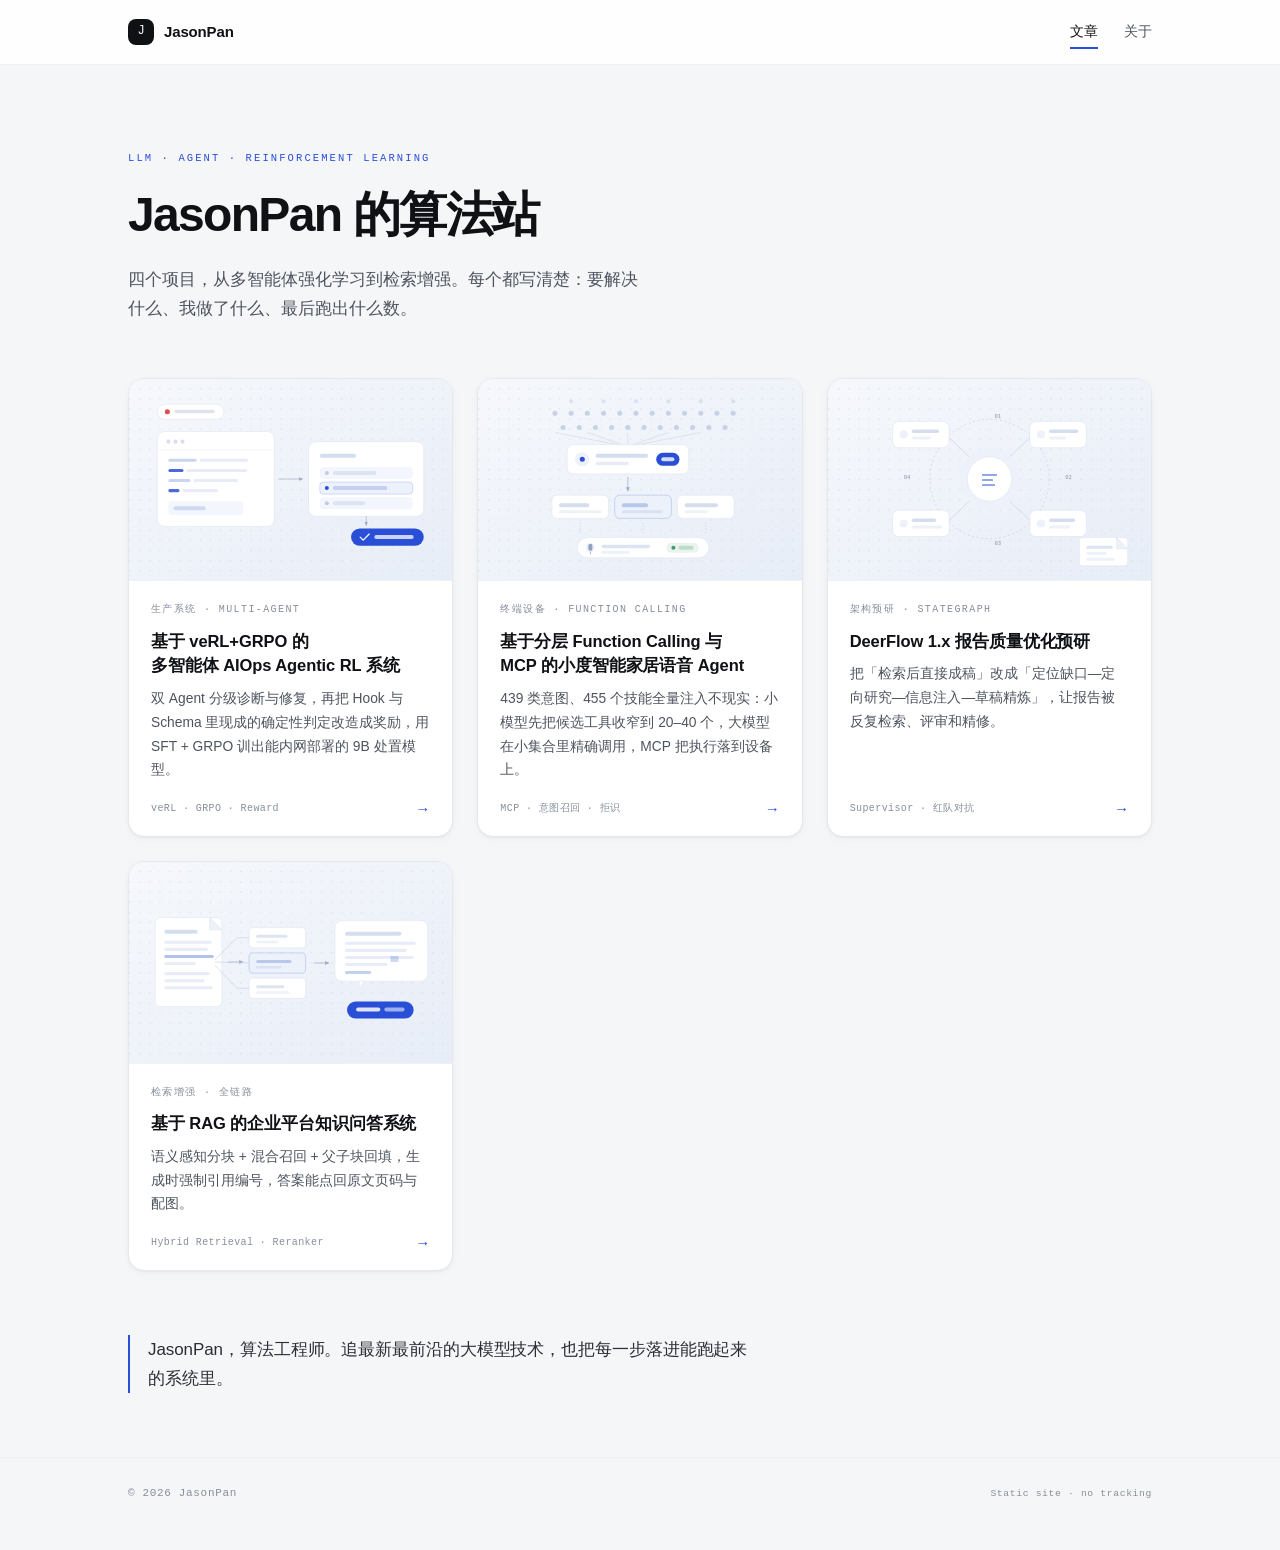
<file: index.html>
<!DOCTYPE html>
<html lang="zh-CN">
<head>
<meta charset="utf-8">
<meta name="viewport" content="width=device-width, initial-scale=1">
<title>JasonPan 的算法站 · 大模型与 Agent</title>
<meta name="description" content="JasonPan 的算法站：多智能体强化学习、分层 Function Calling 与 MCP、深度调研报告生成、企业知识库 RAG。">
<meta property="og:title" content="JasonPan 的算法站">
<meta property="og:description" content="算法工程师的项目笔记：设计怎么来的、哪一步卡住、最后跑出什么数。">
<meta property="og:type" content="website">
<link rel="icon" href="data:image/svg+xml,%3Csvg xmlns='http://www.w3.org/2000/svg' viewBox='0 0 32 32'%3E%3Crect width='32' height='32' rx='8' fill='%230F1115'/%3E%3Ctext x='16' y='22' font-family='monospace' font-size='14' fill='%23FFFFFF' text-anchor='middle'%3EJ%3C/text%3E%3C/svg%3E">
<link rel="stylesheet" href="assets/style.css">
<link rel="canonical" href="https://junjianpan95.github.io/">
<meta property="og:url" content="https://junjianpan95.github.io/">
<meta name="theme-color" content="#F5F6F8">
</head>
<body>

<header class="site-head">
  <div class="wrap inner">
    <a class="brand" href="index.html">
      <span class="mark">J</span>
      <span>JasonPan</span>
    </a>
    <nav class="nav" id="nav">
      <a href="#posts" aria-current="page">文章</a>
      <a href="#about">关于</a>
    </nav>
    <button class="nav-toggle" type="button" aria-label="打开导航">菜单</button>
  </div>
</header>

<main>

  <section class="masthead">
    <div class="wrap">
      <p class="kicker">Llm · Agent · Reinforcement Learning</p>
      <h1>JasonPan 的算法站</h1>
      <p class="sub">四个项目，从多智能体强化学习到检索增强。每个都写清楚：要解决什么、我做了什么、最后跑出什么数。</p>
    </div>
  </section>

  <section class="posts" id="posts">
    <div class="wrap">
      <div class="cards">

        <a class="post" href="projects/aiops.html">
          <div class="post-media">
            <img src="assets/covers/aiops.svg" width="640" height="400" alt="AIOps 诊断与修复链路示意图">
          </div>
          <div class="post-body">
            <div class="post-meta">生产系统 · Multi-Agent</div>
            <h2>基于 veRL+GRPO 的<span class="nw">多智能体</span> AIOps Agentic RL 系统</h2>
            <p>双 Agent 分级诊断与修复，再把 Hook 与 Schema 里现成的确定性判定改造成奖励，用 SFT + GRPO 训出能内网部署的 9B 处置模型。</p>
            <div class="post-foot">
              <span class="post-tag">veRL · GRPO · Reward</span>
              <span class="post-arrow">→</span>
            </div>
          </div>
        </a>

        <a class="post" href="projects/voice-agent.html">
          <div class="post-media">
            <img src="assets/covers/voice.svg" width="640" height="400" alt="语音 Agent 分层收敛示意图">
          </div>
          <div class="post-body">
            <div class="post-meta">终端设备 · Function Calling</div>
            <h2>基于分层 Function Calling 与 MCP 的小度智能家居语音 Agent</h2>
            <p>439 类意图、455 个技能全量注入不现实：小模型先把候选工具收窄到 20–40 个，大模型在小集合里精确调用，MCP 把执行落到设备上。</p>
            <div class="post-foot">
              <span class="post-tag">MCP · 意图召回 · 拒识</span>
              <span class="post-arrow">→</span>
            </div>
          </div>
        </a>

        <a class="post" href="projects/deepresearch.html">
          <div class="post-media">
            <img src="assets/covers/deepresearch.svg" width="640" height="400" alt="DeepResearch 多智能体编排示意图">
          </div>
          <div class="post-body">
            <div class="post-meta">架构预研 · StateGraph</div>
            <h2>DeerFlow 1.x 报告质量优化预研</h2>
            <p>把「检索后直接成稿」改成「定位缺口—定向研究—信息注入—草稿精炼」，让报告被反复检索、评审和精修。</p>
            <div class="post-foot">
              <span class="post-tag">Supervisor · 红队对抗</span>
              <span class="post-arrow">→</span>
            </div>
          </div>
        </a>

        <a class="post" href="projects/rag.html">
          <div class="post-media">
            <img src="assets/covers/rag.svg" width="640" height="400" alt="RAG 检索与引用示意图">
          </div>
          <div class="post-body">
            <div class="post-meta">检索增强 · 全链路</div>
            <h2>基于 RAG 的企业平台知识问答系统</h2>
            <p>语义感知分块 + 混合召回 + 父子块回填，生成时强制引用编号，答案能点回原文页码与配图。</p>
            <div class="post-foot">
              <span class="post-tag">Hybrid Retrieval · Reranker</span>
              <span class="post-arrow">→</span>
            </div>
          </div>
        </a>

      </div>
    </div>
  </section>

  <section class="about" id="about">
    <div class="wrap">
      <p class="slogan">JasonPan，算法工程师。追最新最前沿的大模型技术，也把每一步落进能跑起来的系统里。</p>
    </div>
  </section>

</main>

<footer class="site-foot">
  <div class="wrap">
    <div class="foot-row">
      <span>© <span id="yr">2026</span> JasonPan</span>
      <span class="mono">Static site · no tracking</span>
    </div>
  </div>
</footer>

<script src="assets/app.js"></script>
</body>
</html>
</file>
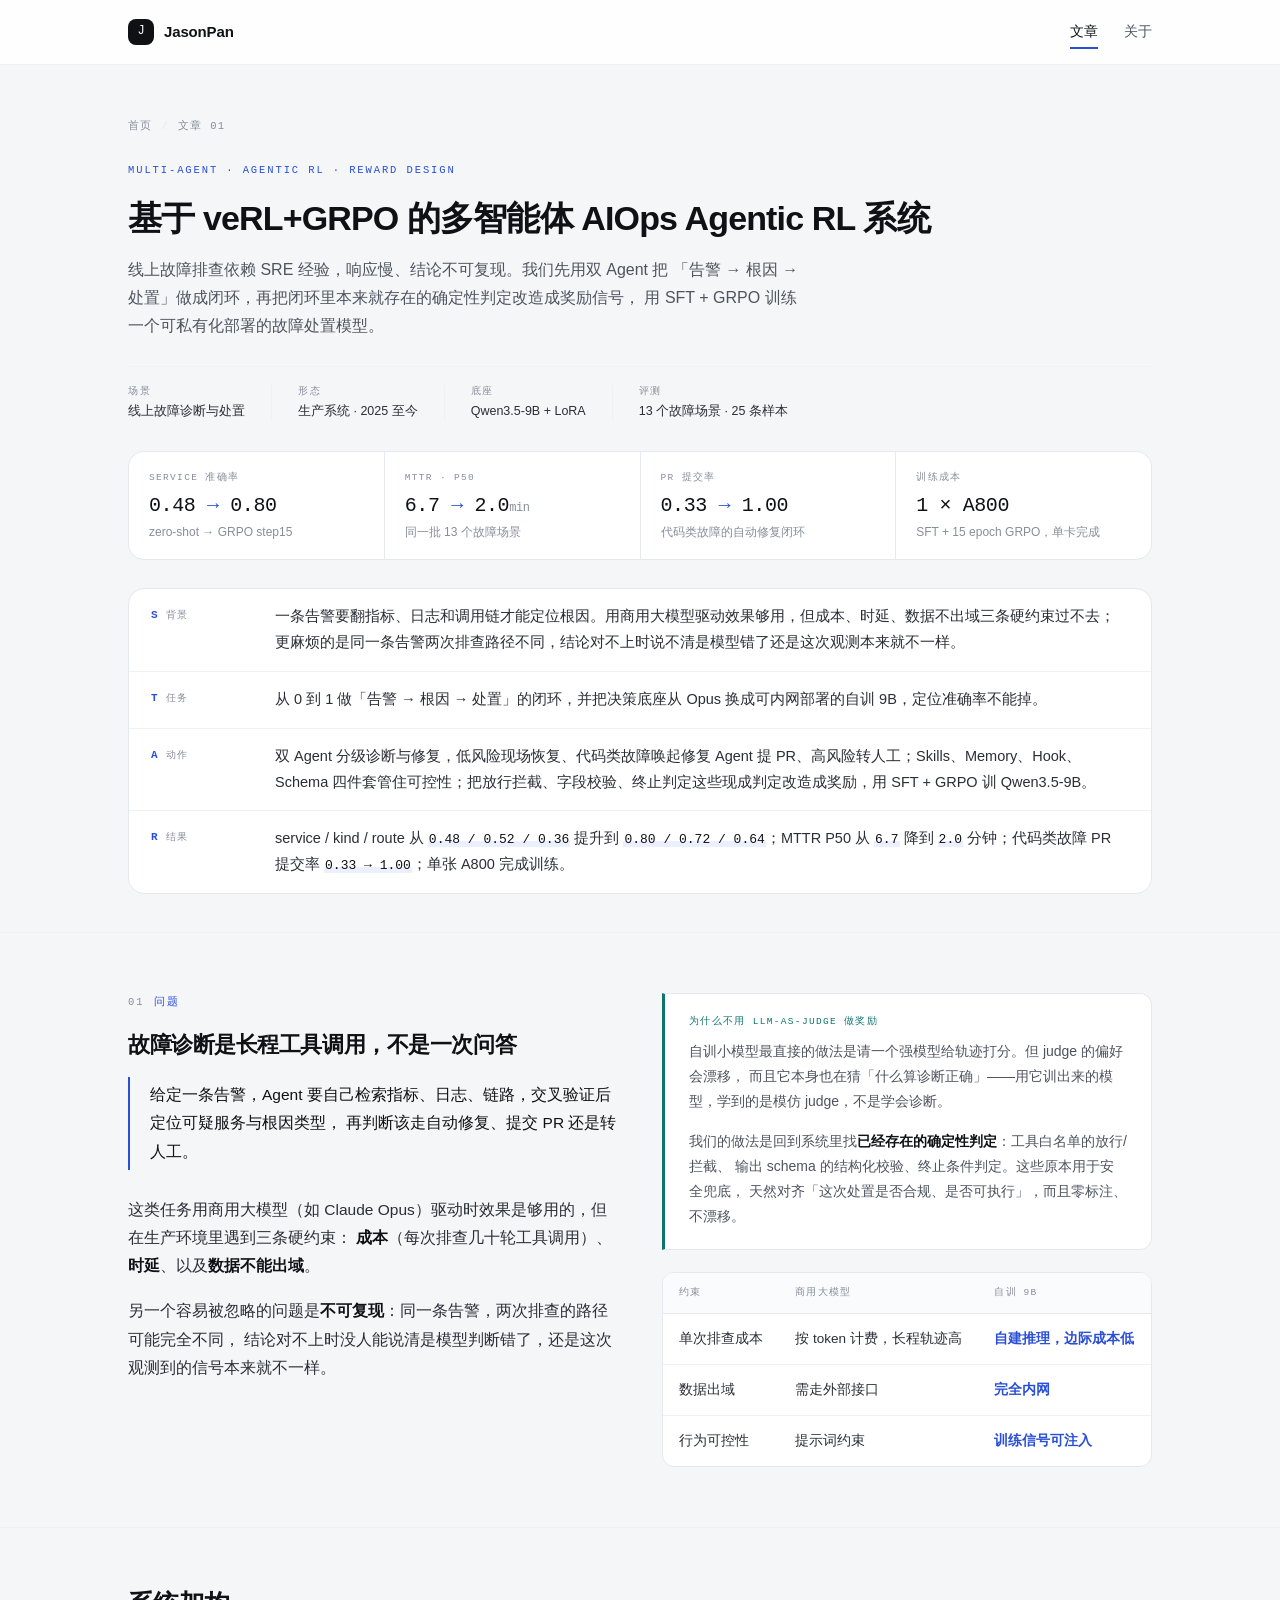
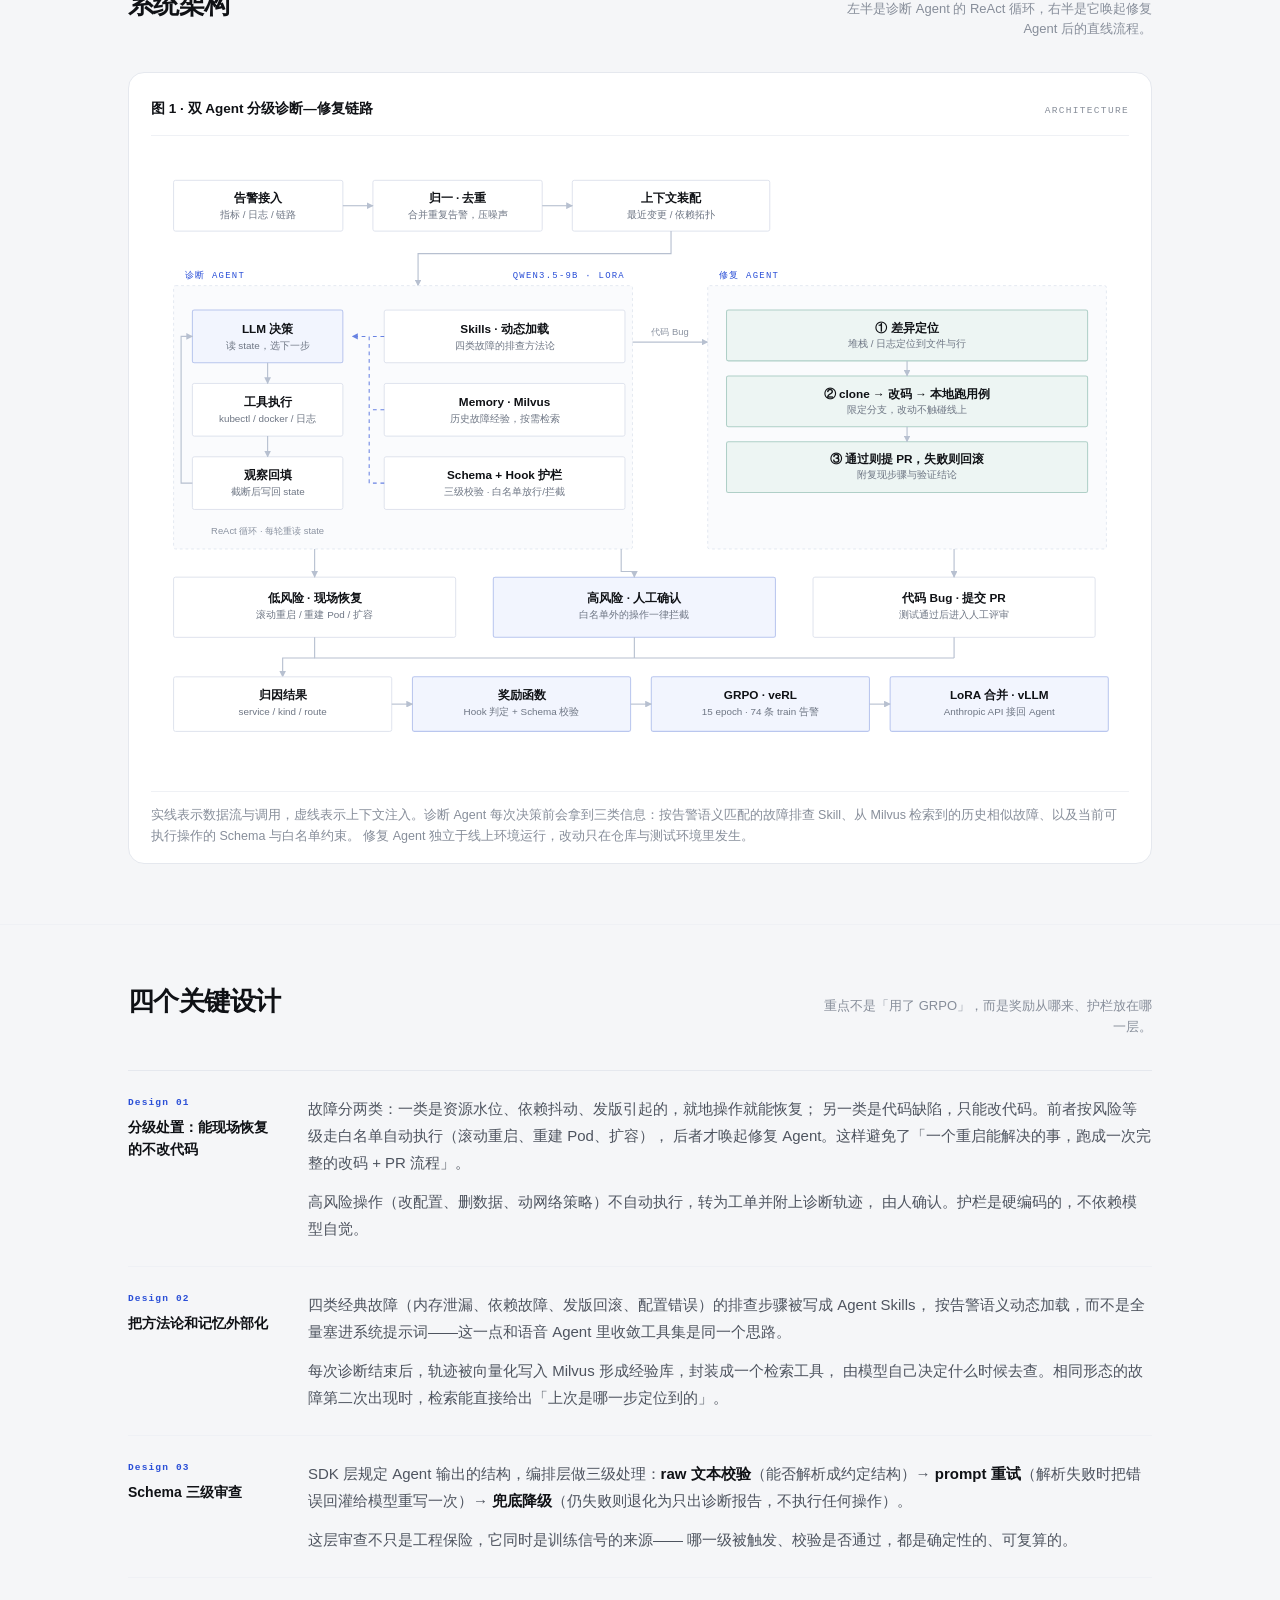
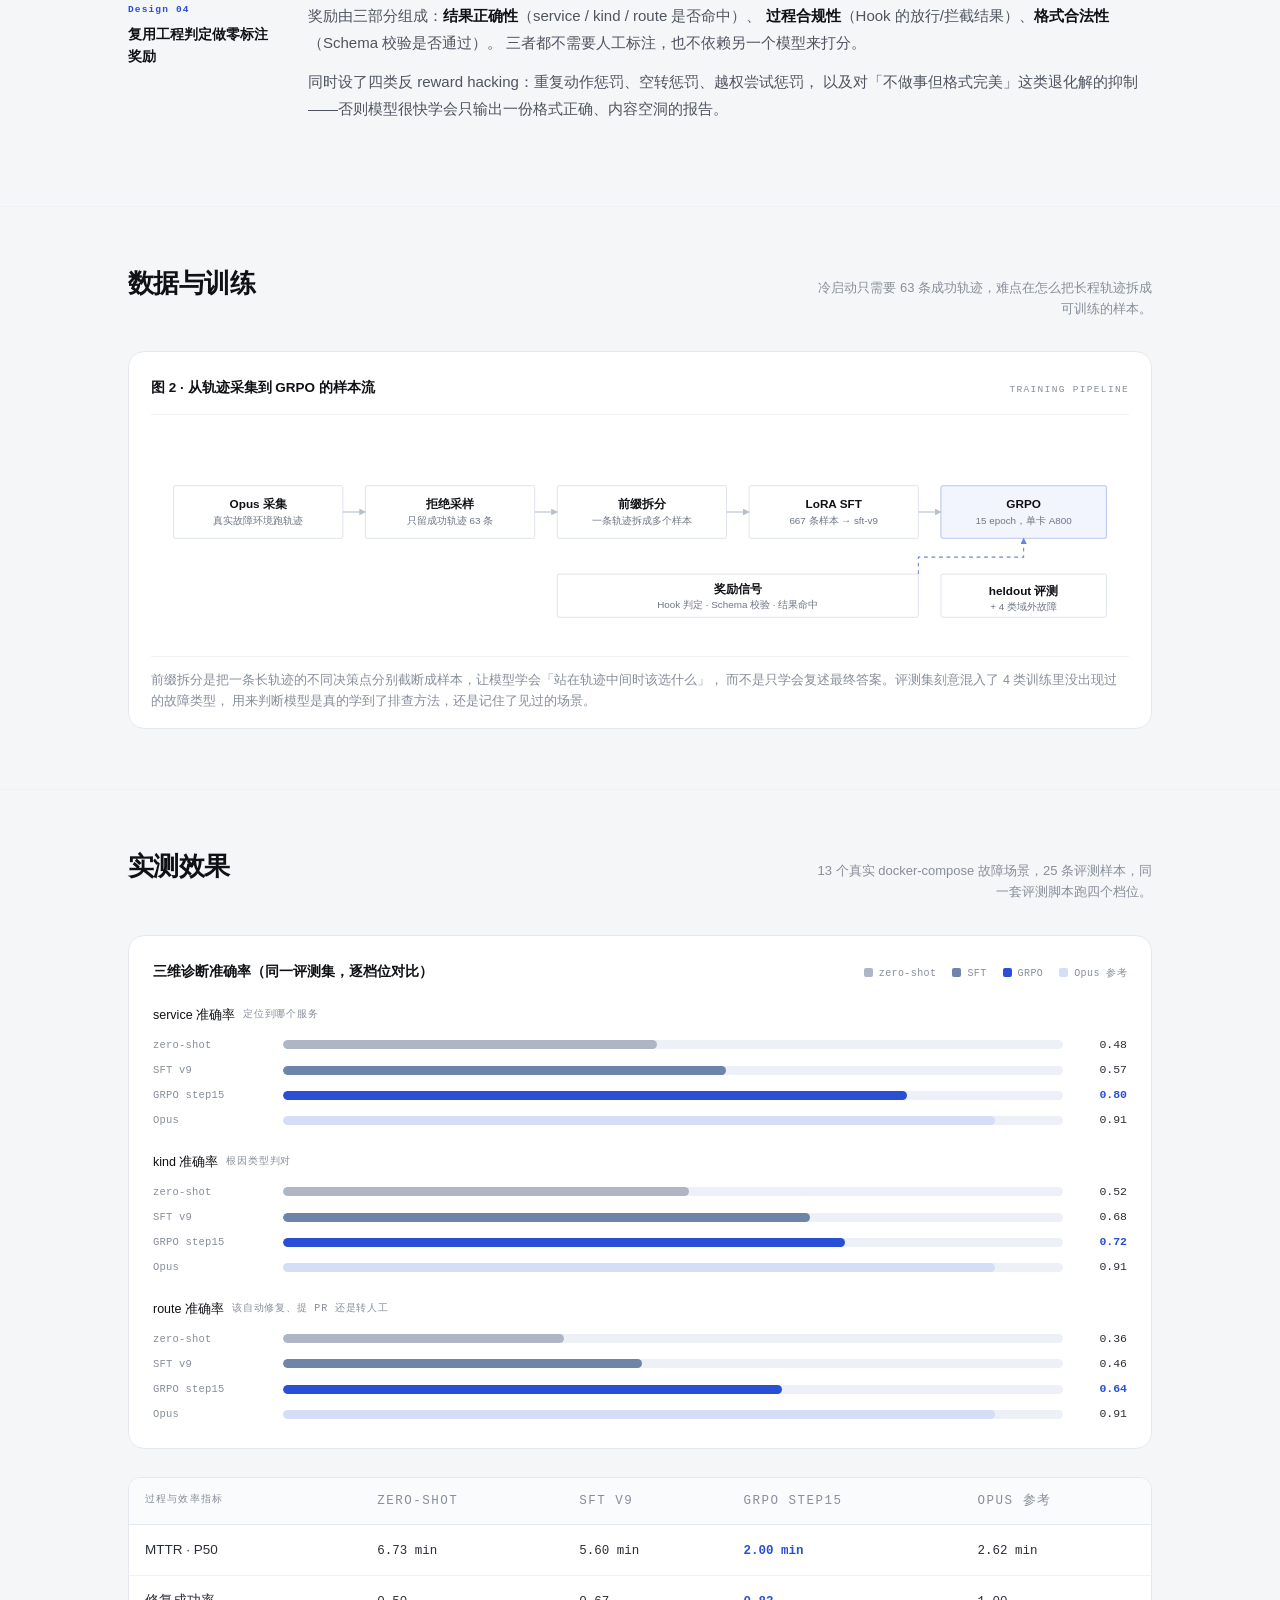
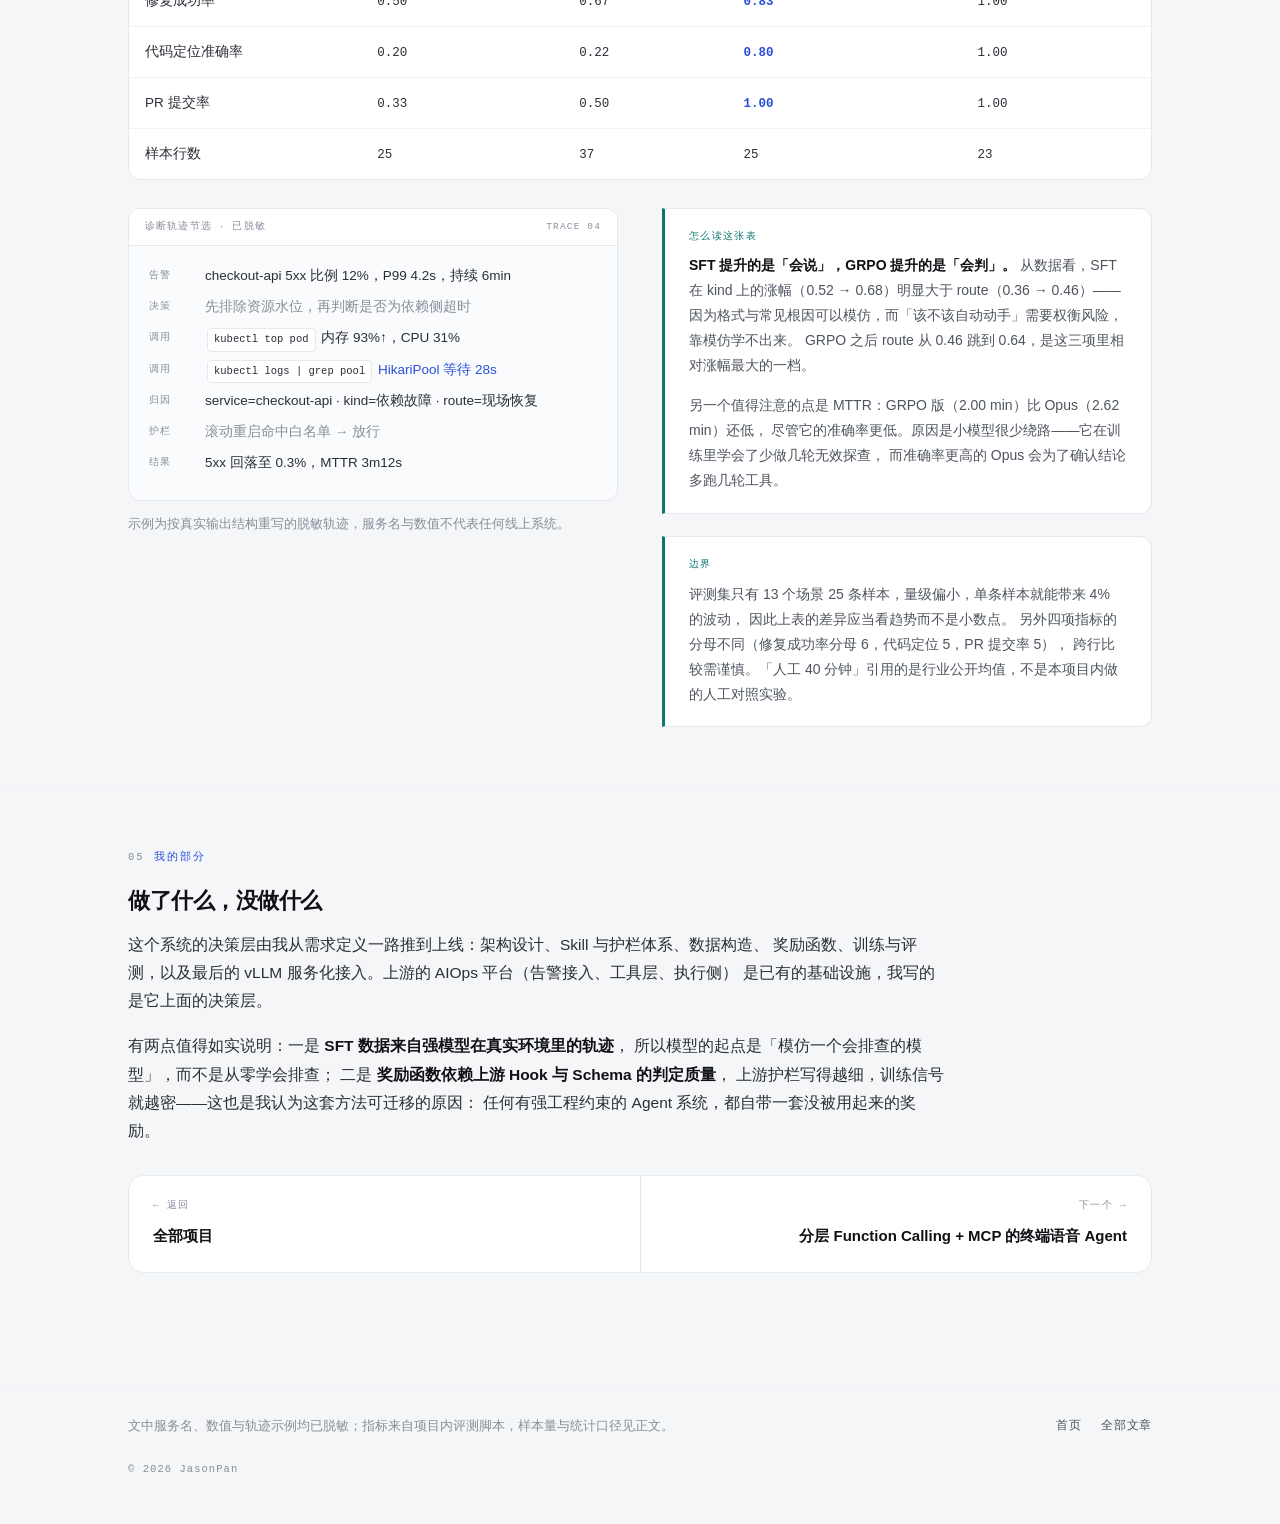
<file: projects/aiops.html>
<!DOCTYPE html>
<html lang="zh-CN">
<head>
<meta charset="utf-8">
<meta name="viewport" content="width=device-width, initial-scale=1">
<title>基于 veRL+GRPO 的多智能体 AIOps Agentic RL 系统 — JasonPan</title>
<meta name="description" content="用双 Agent 分级诊断—修复闭环处理线上故障，并把工程侧的确定性判定改造成零标注奖励，用 veRL + GRPO 把 9B 小模型训练成诊断底座。">
<link rel="icon" href="data:image/svg+xml,%3Csvg xmlns='http://www.w3.org/2000/svg' viewBox='0 0 32 32'%3E%3Crect width='32' height='32' fill='%230F1115'/%3E%3Ctext x='16' y='22' font-family='monospace' font-size='15' fill='%23FFFFFF' text-anchor='middle'%3EP%3C/text%3E%3C/svg%3E">
<link rel="stylesheet" href="../assets/style.css">
<link rel="canonical" href="https://junjianpan95.github.io/projects/aiops.html">
<meta property="og:url" content="https://junjianpan95.github.io/projects/aiops.html">
<meta name="theme-color" content="#F5F6F8">
</head>
<body>

<header class="site-head">
  <div class="wrap inner">
    <a class="brand" href="../index.html">
      <span class="mark">J</span>
      <span>JasonPan</span>
    </a>
    <nav class="nav" id="nav">
      <a href="../index.html#posts" aria-current="page">文章</a>
      <a href="../index.html#about">关于</a>
    </nav>
    <button class="nav-toggle" type="button" aria-label="打开导航">菜单</button>
  </div>
</header>

<main>

<div class="doc-hero">
  <div class="wrap">
    <div class="crumb"><a href="../index.html">首页</a><span class="sep">/</span>文章 01</div>
    <span class="eyebrow">Multi-Agent · Agentic RL · Reward Design</span>
    <h1>基于 veRL+GRPO 的多智能体 AIOps Agentic RL 系统</h1>
    <p class="lede">
      线上故障排查依赖 SRE 经验，响应慢、结论不可复现。我们先用双 Agent 把
      「告警 → 根因 → 处置」做成闭环，再把闭环里本来就存在的确定性判定改造成奖励信号，
      用 SFT + GRPO 训练一个可私有化部署的故障处置模型。
    </p>

    <div class="doc-meta">
      <div class="m"><span class="k">场景</span><span class="v">线上故障诊断与处置</span></div>
      <div class="m"><span class="k">形态</span><span class="v">生产系统 · 2025 至今</span></div>
      <div class="m"><span class="k">底座</span><span class="v">Qwen3.5-9B + LoRA</span></div>
      <div class="m"><span class="k">评测</span><span class="v">13 个故障场景 · 25 条样本</span></div>
    </div>

    <div class="kpi reveal">
      <div class="cell">
        <span class="k">service 准确率</span>
        <div class="v">0.48<span class="a"> → </span>0.80</div>
        <div class="d">zero-shot → GRPO step15</div>
      </div>
      <div class="cell">
        <span class="k">MTTR · P50</span>
        <div class="v">6.7<span class="a"> → </span>2.0<span style="font-size:12px;color:var(--muted)">min</span></div>
        <div class="d">同一批 13 个故障场景</div>
      </div>
      <div class="cell">
        <span class="k">PR 提交率</span>
        <div class="v">0.33<span class="a"> → </span>1.00</div>
        <div class="d">代码类故障的自动修复闭环</div>
      </div>
      <div class="cell">
        <span class="k">训练成本</span>
        <div class="v">1 × A800</div>
        <div class="d">SFT + 15 epoch GRPO，单卡完成</div>
      </div>
    </div>

    <dl class="star reveal">
      <div class="row">
        <dt><b>S</b>背景</dt>
        <dd>一条告警要翻指标、日志和调用链才能定位根因。用商用大模型驱动效果够用，但成本、时延、数据不出域三条硬约束过不去；更麻烦的是同一条告警两次排查路径不同，结论对不上时说不清是模型错了还是这次观测本来就不一样。</dd>
      </div>
      <div class="row">
        <dt><b>T</b>任务</dt>
        <dd>从 0 到 1 做「告警 → 根因 → 处置」的闭环，并把决策底座从 Opus 换成可内网部署的自训 9B，定位准确率不能掉。</dd>
      </div>
      <div class="row">
        <dt><b>A</b>动作</dt>
        <dd>双 Agent 分级诊断与修复，低风险现场恢复、代码类故障唤起修复 Agent 提 PR、高风险转人工；Skills、Memory、Hook、Schema 四件套管住可控性；把放行拦截、字段校验、终止判定这些现成判定改造成奖励，用 SFT + GRPO 训 Qwen3.5-9B。</dd>
      </div>
      <div class="row">
        <dt><b>R</b>结果</dt>
        <dd>service / kind / route 从 <em>0.48 / 0.52 / 0.36</em> 提升到 <em>0.80 / 0.72 / 0.64</em>；MTTR P50 从 <em>6.7</em> 降到 <em>2.0</em> 分钟；代码类故障 PR 提交率 <em>0.33 → 1.00</em>；单张 A800 完成训练。</dd>
      </div>
    </dl>
  </div>
</div>

<!-- ============ 问题 ============ -->
<section class="section">
  <div class="wrap">
    <div class="cols">
      <div class="prose reveal">
        <span class="eyebrow"><span class="idx">01</span>问题</span>
        <h2>故障诊断是长程工具调用，不是一次问答</h2>
        <p class="claim">
          给定一条告警，Agent 要自己检索指标、日志、链路，交叉验证后定位可疑服务与根因类型，
          再判断该走自动修复、提交 PR 还是转人工。
        </p>
        <p>
          这类任务用商用大模型（如 Claude Opus）驱动时效果是够用的，但在生产环境里遇到三条硬约束：
          <strong>成本</strong>（每次排查几十轮工具调用）、<strong>时延</strong>、以及<strong>数据不能出域</strong>。
        </p>
        <p>
          另一个容易被忽略的问题是<strong>不可复现</strong>：同一条告警，两次排查的路径可能完全不同，
          结论对不上时没人能说清是模型判断错了，还是这次观测到的信号本来就不一样。
        </p>
      </div>

      <div class="reveal">
        <div class="note-box" style="margin-bottom:22px;">
          <span class="h">为什么不用 LLM-as-judge 做奖励</span>
          <p>
            自训小模型最直接的做法是请一个强模型给轨迹打分。但 judge 的偏好会漂移，
            而且它本身也在猜「什么算诊断正确」——用它训出来的模型，学到的是模仿 judge，不是学会诊断。
          </p>
          <p>
            我们的做法是回到系统里找<strong>已经存在的确定性判定</strong>：工具白名单的放行/拦截、
            输出 schema 的结构化校验、终止条件判定。这些原本用于安全兜底，
            天然对齐「这次处置是否合规、是否可执行」，而且零标注、不漂移。
          </p>
        </div>
        <div class="table-wrap">
          <table>
            <thead><tr><th>约束</th><th>商用大模型</th><th>自训 9B</th></tr></thead>
            <tbody>
              <tr><td>单次排查成本</td><td>按 token 计费，长程轨迹高</td><td class="best">自建推理，边际成本低</td></tr>
              <tr><td>数据出域</td><td>需走外部接口</td><td class="best">完全内网</td></tr>
              <tr><td>行为可控性</td><td>提示词约束</td><td class="best">训练信号可注入</td></tr>
            </tbody>
          </table>
        </div>
      </div>
    </div>
  </div>
</section>

<!-- ============ 架构图 ============ -->
<section class="section">
  <div class="wrap">
    <div class="sec-head reveal">
      <h2>系统架构</h2>
      <div class="note">左半是诊断 Agent 的 ReAct 循环，右半是它唤起修复 Agent 后的直线流程。</div>
    </div>

    <figure class="figure reveal">
      <div class="figure-head">
        <span class="t">图 1 · 双 Agent 分级诊断—修复链路</span>
        <span class="n">Architecture</span>
      </div>
      <div class="fig-scroll">
        <svg class="diagram" viewBox="0 0 1040 660" role="img" aria-label="AIOps 双 Agent 架构图">
          <defs>
            <marker id="ar1" viewBox="0 0 10 10" refX="9" refY="5" markerWidth="6" markerHeight="6" orient="auto-start-reverse">
              <path d="M0,0 L10,5 L0,10 z" fill="#B7C0D0"/>
            </marker>
            <marker id="ar1d" viewBox="0 0 10 10" refX="9" refY="5" markerWidth="6" markerHeight="6" orient="auto-start-reverse">
              <path d="M0,0 L10,5 L0,10 z" fill="#2A4FD7"/>
            </marker>
          </defs>

          <!-- band 1: 入口 -->
          <g>
            <rect class="node" x="24" y="28" width="180" height="54" rx="2"/>
            <text class="nd-t" x="114" y="51" text-anchor="middle">告警接入</text>
            <text class="nd-s" x="114" y="68" text-anchor="middle">指标 / 日志 / 链路</text>

            <rect class="node" x="236" y="28" width="180" height="54" rx="2"/>
            <text class="nd-t" x="326" y="51" text-anchor="middle">归一 · 去重</text>
            <text class="nd-s" x="326" y="68" text-anchor="middle">合并重复告警，压噪声</text>

            <rect class="node" x="448" y="28" width="210" height="54" rx="2"/>
            <text class="nd-t" x="553" y="51" text-anchor="middle">上下文装配</text>
            <text class="nd-s" x="553" y="68" text-anchor="middle">最近变更 / 依赖拓扑</text>

            <path class="edge" d="M204,55 L236,55" marker-end="url(#ar1)"/>
            <path class="edge" d="M416,55 L448,55" marker-end="url(#ar1)"/>
            <path class="edge" d="M553,82 L553,106 L284,106 L284,140" marker-end="url(#ar1)"/>
          </g>

          <!-- band 2 左: 诊断 Agent -->
          <text class="grp-t" x="36" y="132">诊断 Agent</text>
          <text class="grp-t" x="504" y="132" text-anchor="end">Qwen3.5-9B · LoRA</text>
          <rect class="grp" x="24" y="140" width="488" height="280" rx="2"/>

          <g>
            <rect class="node-a" x="44" y="166" width="160" height="56" rx="2"/>
            <text class="nd-t" x="124" y="190" text-anchor="middle">LLM 决策</text>
            <text class="nd-s" x="124" y="207" text-anchor="middle">读 state，选下一步</text>

            <rect class="node" x="44" y="244" width="160" height="56" rx="2"/>
            <text class="nd-t" x="124" y="268" text-anchor="middle">工具执行</text>
            <text class="nd-s" x="124" y="285" text-anchor="middle">kubectl / docker / 日志</text>

            <rect class="node" x="44" y="322" width="160" height="56" rx="2"/>
            <text class="nd-t" x="124" y="346" text-anchor="middle">观察回填</text>
            <text class="nd-s" x="124" y="363" text-anchor="middle">截断后写回 state</text>

            <path class="edge" d="M124,222 L124,244" marker-end="url(#ar1)"/>
            <path class="edge" d="M124,300 L124,322" marker-end="url(#ar1)"/>
            <path class="edge" d="M44,350 L32,350 L32,194 L44,194" marker-end="url(#ar1)"/>
            <text class="lbl" x="124" y="404" text-anchor="middle">ReAct 循环 · 每轮重读 state</text>

            <rect class="node" x="248" y="166" width="256" height="56" rx="2"/>
            <text class="nd-t" x="376" y="190" text-anchor="middle">Skills · 动态加载</text>
            <text class="nd-s" x="376" y="207" text-anchor="middle">四类故障的排查方法论</text>

            <rect class="node" x="248" y="244" width="256" height="56" rx="2"/>
            <text class="nd-t" x="376" y="268" text-anchor="middle">Memory · Milvus</text>
            <text class="nd-s" x="376" y="285" text-anchor="middle">历史故障经验，按需检索</text>

            <rect class="node" x="248" y="322" width="256" height="56" rx="2"/>
            <text class="nd-t" x="376" y="346" text-anchor="middle">Schema + Hook 护栏</text>
            <text class="nd-s" x="376" y="363" text-anchor="middle">三级校验 · 白名单放行/拦截</text>

            <!-- 注入总线 -->
            <path class="edge-d" d="M248,194 L232,194"/>
            <path class="edge-d" d="M248,272 L232,272"/>
            <path class="edge-d" d="M248,350 L232,350"/>
            <path class="edge-d" d="M232,350 L232,194 L214,194" marker-end="url(#ar1d)"/>
          </g>

          <!-- 诊断 -> 修复 -->
          <path class="edge" d="M512,200 L592,200" marker-end="url(#ar1)"/>
          <text class="lbl" x="552" y="192" text-anchor="middle">代码 Bug</text>

          <!-- band 2 右: 修复 Agent -->
          <text class="grp-t" x="604" y="132">修复 Agent</text>
          <rect class="grp" x="592" y="140" width="424" height="280" rx="2"/>
          <g>
            <rect class="node-b" x="612" y="166" width="384" height="54" rx="2"/>
            <text class="nd-t" x="804" y="189" text-anchor="middle">① 差异定位</text>
            <text class="nd-s" x="804" y="205" text-anchor="middle">堆栈 / 日志定位到文件与行</text>

            <rect class="node-b" x="612" y="236" width="384" height="54" rx="2"/>
            <text class="nd-t" x="804" y="259" text-anchor="middle">② clone → 改码 → 本地跑用例</text>
            <text class="nd-s" x="804" y="275" text-anchor="middle">限定分支，改动不触碰线上</text>

            <rect class="node-b" x="612" y="306" width="384" height="54" rx="2"/>
            <text class="nd-t" x="804" y="329" text-anchor="middle">③ 通过则提 PR，失败则回滚</text>
            <text class="nd-s" x="804" y="345" text-anchor="middle">附复现步骤与验证结论</text>

            <path class="edge" d="M804,220 L804,236" marker-end="url(#ar1)"/>
            <path class="edge" d="M804,290 L804,306" marker-end="url(#ar1)"/>
          </g>

          <!-- band 3: 三路出口 -->
          <g>
            <rect class="node" x="24" y="450" width="300" height="64" rx="2"/>
            <text class="nd-t" x="174" y="476" text-anchor="middle">低风险 · 现场恢复</text>
            <text class="nd-s" x="174" y="493" text-anchor="middle">滚动重启 / 重建 Pod / 扩容</text>

            <rect class="node-a" x="364" y="450" width="300" height="64" rx="2"/>
            <text class="nd-t" x="514" y="476" text-anchor="middle">高风险 · 人工确认</text>
            <text class="nd-s" x="514" y="493" text-anchor="middle">白名单外的操作一律拦截</text>

            <rect class="node" x="704" y="450" width="300" height="64" rx="2"/>
            <text class="nd-t" x="854" y="476" text-anchor="middle">代码 Bug · 提交 PR</text>
            <text class="nd-s" x="854" y="493" text-anchor="middle">测试通过后进入人工评审</text>

            <path class="edge" d="M174,420 L174,450" marker-end="url(#ar1)"/>
            <path class="edge" d="M500,420 L500,444 L514,444 L514,450" marker-end="url(#ar1)"/>
            <path class="edge" d="M854,420 L854,450" marker-end="url(#ar1)"/>
          </g>

          <!-- 结果总线 -->
          <path class="edge" d="M174,514 L174,536 L854,536"/>
          <path class="edge" d="M514,514 L514,536"/>
          <path class="edge" d="M854,514 L854,536"/>
          <path class="edge" d="M174,536 L140,536 L140,556" marker-end="url(#ar1)"/>

          <!-- band 4: 训练闭环 -->
          <g>
            <rect class="node" x="24" y="556" width="232" height="58" rx="2"/>
            <text class="nd-t" x="140" y="580" text-anchor="middle">归因结果</text>
            <text class="nd-s" x="140" y="597" text-anchor="middle">service / kind / route</text>

            <rect class="node-a" x="278" y="556" width="232" height="58" rx="2"/>
            <text class="nd-t" x="394" y="580" text-anchor="middle">奖励函数</text>
            <text class="nd-s" x="394" y="597" text-anchor="middle">Hook 判定 + Schema 校验</text>

            <rect class="node-a" x="532" y="556" width="232" height="58" rx="2"/>
            <text class="nd-t" x="648" y="580" text-anchor="middle">GRPO · veRL</text>
            <text class="nd-s" x="648" y="597" text-anchor="middle">15 epoch · 74 条 train 告警</text>

            <rect class="node-a" x="786" y="556" width="232" height="58" rx="2"/>
            <text class="nd-t" x="902" y="580" text-anchor="middle">LoRA 合并 · vLLM</text>
            <text class="nd-s" x="902" y="597" text-anchor="middle">Anthropic API 接回 Agent</text>

            <path class="edge" d="M256,585 L278,585" marker-end="url(#ar1)"/>
            <path class="edge" d="M510,585 L532,585" marker-end="url(#ar1)"/>
            <path class="edge" d="M764,585 L786,585" marker-end="url(#ar1)"/>
          </g>
        </svg>
      </div>
      <figcaption>
        实线表示数据流与调用，虚线表示上下文注入。诊断 Agent 每次决策前会拿到三类信息：按告警语义匹配的故障排查
        Skill、从 Milvus 检索到的历史相似故障、以及当前可执行操作的 Schema 与白名单约束。
        修复 Agent 独立于线上环境运行，改动只在仓库与测试环境里发生。
      </figcaption>
    </figure>
  </div>
</section>

<!-- ============ 关键设计 ============ -->
<section class="section">
  <div class="wrap">
    <div class="sec-head reveal">
      <h2>四个关键设计</h2>
      <div class="note">重点不是「用了 GRPO」，而是奖励从哪来、护栏放在哪一层。</div>
    </div>

    <div class="design-list reveal">
      <div class="design">
        <div class="dt"><span class="n">Design 01</span>分级处置：能现场恢复的不改代码</div>
        <div class="dd">
          <p>
            故障分两类：一类是资源水位、依赖抖动、发版引起的，就地操作就能恢复；
            另一类是代码缺陷，只能改代码。前者按风险等级走白名单自动执行（滚动重启、重建 Pod、扩容），
            后者才唤起修复 Agent。这样避免了「一个重启能解决的事，跑成一次完整的改码 + PR 流程」。
          </p>
          <p>
            高风险操作（改配置、删数据、动网络策略）不自动执行，转为工单并附上诊断轨迹，
            由人确认。护栏是硬编码的，不依赖模型自觉。
          </p>
        </div>
      </div>

      <div class="design">
        <div class="dt"><span class="n">Design 02</span>把方法论和记忆外部化</div>
        <div class="dd">
          <p>
            四类经典故障（内存泄漏、依赖故障、发版回滚、配置错误）的排查步骤被写成 Agent Skills，
            按告警语义动态加载，而不是全量塞进系统提示词——这一点和语音 Agent 里收敛工具集是同一个思路。
          </p>
          <p>
            每次诊断结束后，轨迹被向量化写入 Milvus 形成经验库，封装成一个检索工具，
            由模型自己决定什么时候去查。相同形态的故障第二次出现时，检索能直接给出「上次是哪一步定位到的」。
          </p>
        </div>
      </div>

      <div class="design">
        <div class="dt"><span class="n">Design 03</span>Schema 三级审查</div>
        <div class="dd">
          <p>
            SDK 层规定 Agent 输出的结构，编排层做三级处理：<strong>raw 文本校验</strong>（能否解析成约定结构）→
            <strong>prompt 重试</strong>（解析失败时把错误回灌给模型重写一次）→
            <strong>兜底降级</strong>（仍失败则退化为只出诊断报告，不执行任何操作）。
          </p>
          <p>
            这层审查不只是工程保险，它同时是训练信号的来源——
            哪一级被触发、校验是否通过，都是确定性的、可复算的。
          </p>
        </div>
      </div>

      <div class="design">
        <div class="dt"><span class="n">Design 04</span>复用工程判定做零标注奖励</div>
        <div class="dd">
          <p>
            奖励由三部分组成：<strong>结果正确性</strong>（service / kind / route 是否命中）、
            <strong>过程合规性</strong>（Hook 的放行/拦截结果）、<strong>格式合法性</strong>（Schema 校验是否通过）。
            三者都不需要人工标注，也不依赖另一个模型来打分。
          </p>
          <p>
            同时设了四类反 reward hacking：重复动作惩罚、空转惩罚、越权尝试惩罚，
            以及对「不做事但格式完美」这类退化解的抑制——否则模型很快学会只输出一份格式正确、内容空洞的报告。
          </p>
        </div>
      </div>
    </div>
  </div>
</section>

<!-- ============ 训练流水线 ============ -->
<section class="section">
  <div class="wrap">
    <div class="sec-head reveal">
      <h2>数据与训练</h2>
      <div class="note">冷启动只需要 63 条成功轨迹，难点在怎么把长程轨迹拆成可训练的样本。</div>
    </div>

    <figure class="figure reveal">
      <div class="figure-head">
        <span class="t">图 2 · 从轨迹采集到 GRPO 的样本流</span>
        <span class="n">Training Pipeline</span>
      </div>
      <div class="fig-scroll">
        <svg class="diagram" viewBox="0 0 1040 220" role="img" aria-label="训练数据流水线">
          <defs>
            <marker id="ar2" viewBox="0 0 10 10" refX="9" refY="5" markerWidth="6" markerHeight="6" orient="auto-start-reverse">
              <path d="M0,0 L10,5 L0,10 z" fill="#B7C0D0"/>
            </marker>
            <marker id="ar2d" viewBox="0 0 10 10" refX="9" refY="5" markerWidth="6" markerHeight="6" orient="auto-start-reverse">
              <path d="M0,0 L10,5 L0,10 z" fill="#2A4FD7"/>
            </marker>
          </defs>
          <g>
            <rect class="node" x="24" y="56" width="180" height="56" rx="2"/>
            <text class="nd-t" x="114" y="80" text-anchor="middle">Opus 采集</text>
            <text class="nd-s" x="114" y="97" text-anchor="middle">真实故障环境跑轨迹</text>

            <rect class="node" x="228" y="56" width="180" height="56" rx="2"/>
            <text class="nd-t" x="318" y="80" text-anchor="middle">拒绝采样</text>
            <text class="nd-s" x="318" y="97" text-anchor="middle">只留成功轨迹 63 条</text>

            <rect class="node" x="432" y="56" width="180" height="56" rx="2"/>
            <text class="nd-t" x="522" y="80" text-anchor="middle">前缀拆分</text>
            <text class="nd-s" x="522" y="97" text-anchor="middle">一条轨迹拆成多个样本</text>

            <rect class="node" x="636" y="56" width="180" height="56" rx="2"/>
            <text class="nd-t" x="726" y="80" text-anchor="middle">LoRA SFT</text>
            <text class="nd-s" x="726" y="97" text-anchor="middle">667 条样本 → sft-v9</text>

            <rect class="node-a" x="840" y="56" width="176" height="56" rx="2"/>
            <text class="nd-t" x="928" y="80" text-anchor="middle">GRPO</text>
            <text class="nd-s" x="928" y="97" text-anchor="middle">15 epoch，单卡 A800</text>

            <path class="edge" d="M204,84 L228,84" marker-end="url(#ar2)"/>
            <path class="edge" d="M408,84 L432,84" marker-end="url(#ar2)"/>
            <path class="edge" d="M612,84 L636,84" marker-end="url(#ar2)"/>
            <path class="edge" d="M816,84 L840,84" marker-end="url(#ar2)"/>
          </g>

          <g>
            <rect class="node" x="432" y="150" width="384" height="46" rx="2"/>
            <text class="nd-t" x="624" y="170" text-anchor="middle">奖励信号</text>
            <text class="nd-s" x="624" y="186" text-anchor="middle">Hook 判定 · Schema 校验 · 结果命中</text>

            <rect class="node" x="840" y="150" width="176" height="46" rx="2"/>
            <text class="nd-t" x="928" y="172" text-anchor="middle">heldout 评测</text>
            <text class="nd-s" x="928" y="188" text-anchor="middle">+ 4 类域外故障</text>

            <path class="edge-d" d="M816,150 L816,132 L928,132 L928,112" marker-end="url(#ar2d)"/>
            
          </g>
        </svg>
      </div>
      <figcaption>
        前缀拆分是把一条长轨迹的不同决策点分别截断成样本，让模型学会「站在轨迹中间时该选什么」，
        而不是只学会复述最终答案。评测集刻意混入了 4 类训练里没出现过的故障类型，
        用来判断模型是真的学到了排查方法，还是记住了见过的场景。
      </figcaption>
    </figure>
  </div>
</section>

<!-- ============ 效果 ============ -->
<section class="section">
  <div class="wrap">
    <div class="sec-head reveal">
      <h2>实测效果</h2>
      <div class="note">13 个真实 docker-compose 故障场景，25 条评测样本，同一套评测脚本跑四个档位。</div>
    </div>

    <div class="chart reveal" style="margin-bottom:28px;">
      <div class="chart-head">
        <span class="t">三维诊断准确率（同一评测集，逐档位对比）</span>
        <div class="legend">
          <span><i style="background:#AEB6C6"></i>zero-shot</span>
          <span><i style="background:#6E84A8"></i>SFT</span>
          <span><i style="background:#2A4FD7"></i>GRPO</span>
          <span><i style="background:#D5DEF7"></i>Opus 参考</span>
        </div>
      </div>

      <div class="grp">
        <div class="grp-name">service 准确率 <span class="sub">定位到哪个服务</span></div>
        <div class="bar"><span class="nm">zero-shot</span><div class="track"><span class="fill" data-w="48" style="background:#AEB6C6"></span></div><span class="val">0.48</span></div>
        <div class="bar"><span class="nm">SFT v9</span><div class="track"><span class="fill" data-w="56.8" style="background:#6E84A8"></span></div><span class="val">0.57</span></div>
        <div class="bar is-best"><span class="nm">GRPO step15</span><div class="track"><span class="fill" data-w="80" style="background:#2A4FD7"></span></div><span class="val">0.80</span></div>
        <div class="bar"><span class="nm">Opus</span><div class="track"><span class="fill" data-w="91.3" style="background:#D5DEF7"></span></div><span class="val">0.91</span></div>
      </div>

      <div class="grp">
        <div class="grp-name">kind 准确率 <span class="sub">根因类型判对</span></div>
        <div class="bar"><span class="nm">zero-shot</span><div class="track"><span class="fill" data-w="52" style="background:#AEB6C6"></span></div><span class="val">0.52</span></div>
        <div class="bar"><span class="nm">SFT v9</span><div class="track"><span class="fill" data-w="67.6" style="background:#6E84A8"></span></div><span class="val">0.68</span></div>
        <div class="bar is-best"><span class="nm">GRPO step15</span><div class="track"><span class="fill" data-w="72" style="background:#2A4FD7"></span></div><span class="val">0.72</span></div>
        <div class="bar"><span class="nm">Opus</span><div class="track"><span class="fill" data-w="91.3" style="background:#D5DEF7"></span></div><span class="val">0.91</span></div>
      </div>

      <div class="grp">
        <div class="grp-name">route 准确率 <span class="sub">该自动修复、提 PR 还是转人工</span></div>
        <div class="bar"><span class="nm">zero-shot</span><div class="track"><span class="fill" data-w="36" style="background:#AEB6C6"></span></div><span class="val">0.36</span></div>
        <div class="bar"><span class="nm">SFT v9</span><div class="track"><span class="fill" data-w="46" style="background:#6E84A8"></span></div><span class="val">0.46</span></div>
        <div class="bar is-best"><span class="nm">GRPO step15</span><div class="track"><span class="fill" data-w="64" style="background:#2A4FD7"></span></div><span class="val">0.64</span></div>
        <div class="bar"><span class="nm">Opus</span><div class="track"><span class="fill" data-w="91.3" style="background:#D5DEF7"></span></div><span class="val">0.91</span></div>
      </div>
    </div>

    <div class="table-wrap reveal" style="margin-bottom:28px;">
      <table>
        <thead>
          <tr>
            <th>过程与效率指标</th>
            <th class="num">zero-shot</th>
            <th class="num">SFT v9</th>
            <th class="num">GRPO step15</th>
            <th class="num">Opus 参考</th>
          </tr>
        </thead>
        <tbody>
          <tr>
            <td>MTTR · P50</td>
            <td class="num">6.73 min</td>
            <td class="num">5.60 min</td>
            <td class="num best">2.00 min</td>
            <td class="num">2.62 min</td>
          </tr>
          <tr>
            <td>修复成功率</td>
            <td class="num">0.50</td>
            <td class="num">0.67</td>
            <td class="num best">0.83</td>
            <td class="num">1.00</td>
          </tr>
          <tr>
            <td>代码定位准确率</td>
            <td class="num">0.20</td>
            <td class="num">0.22</td>
            <td class="num best">0.80</td>
            <td class="num">1.00</td>
          </tr>
          <tr>
            <td>PR 提交率</td>
            <td class="num">0.33</td>
            <td class="num">0.50</td>
            <td class="num best">1.00</td>
            <td class="num">1.00</td>
          </tr>
          <tr>
            <td>样本行数</td>
            <td class="num">25</td>
            <td class="num">37</td>
            <td class="num">25</td>
            <td class="num">23</td>
          </tr>
        </tbody>
      </table>
    </div>

    <div class="cols">
      <div class="reveal">
        <div class="sample">
          <div class="sample-bar">
            <span>诊断轨迹节选 · 已脱敏</span>
            <span>trace 04</span>
          </div>
          <div class="sample-body">
            <div class="line"><span class="who">告警</span><span class="txt">checkout-api 5xx 比例 12%，P99 4.2s，持续 6min</span></div>
            <div class="line"><span class="who">决策</span><span class="txt dim">先排除资源水位，再判断是否为依赖侧超时</span></div>
            <div class="line"><span class="who">调用</span><span class="txt"><span class="chip">kubectl top pod</span> 内存 93%↑，CPU 31%</span></div>
            <div class="line"><span class="who">调用</span><span class="txt"><span class="chip">kubectl logs | grep pool</span> <span class="hl">HikariPool 等待 28s</span></span></div>
            <div class="line"><span class="who">归因</span><span class="txt">service=checkout-api · kind=依赖故障 · route=现场恢复</span></div>
            <div class="line"><span class="who">护栏</span><span class="txt dim">滚动重启命中白名单 → 放行</span></div>
            <div class="line"><span class="who">结果</span><span class="txt">5xx 回落至 0.3%，MTTR 3m12s</span></div>
          </div>
        </div>
        <p style="font-size:12.5px;color:var(--muted);margin-top:12px;">
          示例为按真实输出结构重写的脱敏轨迹，服务名与数值不代表任何线上系统。
        </p>
      </div>

      <div class="reveal">
        <div class="note-box" style="margin-bottom:22px;">
          <span class="h">怎么读这张表</span>
          <p>
            <strong>SFT 提升的是「会说」，GRPO 提升的是「会判」。</strong>
            从数据看，SFT 在 kind 上的涨幅（0.52 → 0.68）明显大于 route（0.36 → 0.46）——
            因为格式与常见根因可以模仿，而「该不该自动动手」需要权衡风险，靠模仿学不出来。
            GRPO 之后 route 从 0.46 跳到 0.64，是这三项里相对涨幅最大的一档。
          </p>
          <p>
            另一个值得注意的点是 MTTR：GRPO 版（2.00 min）比 Opus（2.62 min）还低，
            尽管它的准确率更低。原因是小模型很少绕路——它在训练里学会了少做几轮无效探查，
            而准确率更高的 Opus 会为了确认结论多跑几轮工具。
          </p>
        </div>
        <div class="note-box">
          <span class="h">边界</span>
          <p>
            评测集只有 13 个场景 25 条样本，量级偏小，单条样本就能带来 4% 的波动，
            因此上表的差异应当看趋势而不是小数点。
            另外四项指标的分母不同（修复成功率分母 6，代码定位 5，PR 提交率 5），
            跨行比较需谨慎。「人工 40 分钟」引用的是行业公开均值，不是本项目内做的人工对照实验。
          </p>
        </div>
      </div>
    </div>
  </div>
</section>

<!-- ============ 我的部分 ============ -->
<section class="section">
  <div class="wrap">
    <div class="prose reveal" style="max-width:820px;">
      <span class="eyebrow"><span class="idx">05</span>我的部分</span>
      <h2 style="margin-bottom:16px;">做了什么，没做什么</h2>
      <p>
        这个系统的决策层由我从需求定义一路推到上线：架构设计、Skill 与护栏体系、数据构造、
        奖励函数、训练与评测，以及最后的 vLLM 服务化接入。上游的 AIOps 平台（告警接入、工具层、执行侧）
        是已有的基础设施，我写的是它上面的决策层。
      </p>
      <p>
        有两点值得如实说明：一是 <strong>SFT 数据来自强模型在真实环境里的轨迹</strong>，
        所以模型的起点是「模仿一个会排查的模型」，而不是从零学会排查；
        二是 <strong>奖励函数依赖上游 Hook 与 Schema 的判定质量</strong>，
        上游护栏写得越细，训练信号就越密——这也是我认为这套方法可迁移的原因：
        任何有强工程约束的 Agent 系统，都自带一套没被用起来的奖励。
      </p>
    </div>

    <div class="pager reveal" style="margin-top:30px;">
      <a href="../index.html#work">
        <span class="dir">← 返回</span>
        <span class="ttl">全部项目</span>
      </a>
      <a class="next" href="voice-agent.html">
        <span class="dir">下一个 →</span>
        <span class="ttl">分层 Function Calling + MCP 的终端语音 Agent</span>
      </a>
    </div>
  </div>
</section>

</main>

<footer class="site-foot">
  <div class="wrap">
    <div class="foot-top">
      <div class="foot-note">
        文中服务名、数值与轨迹示例均已脱敏；指标来自项目内评测脚本，样本量与统计口径见正文。
      </div>
      <div class="foot-links">
        <a href="../index.html">首页</a>
        <a href="../index.html#posts">全部文章</a>
      </div>
    </div>
    <div style="font-family:var(--mono);font-size:10.5px;letter-spacing:.1em;color:var(--muted);">© <span id="yr">2026</span> JasonPan</div>
  </div>
</footer>

<script src="../assets/app.js"></script>
</body>
</html>
</file>
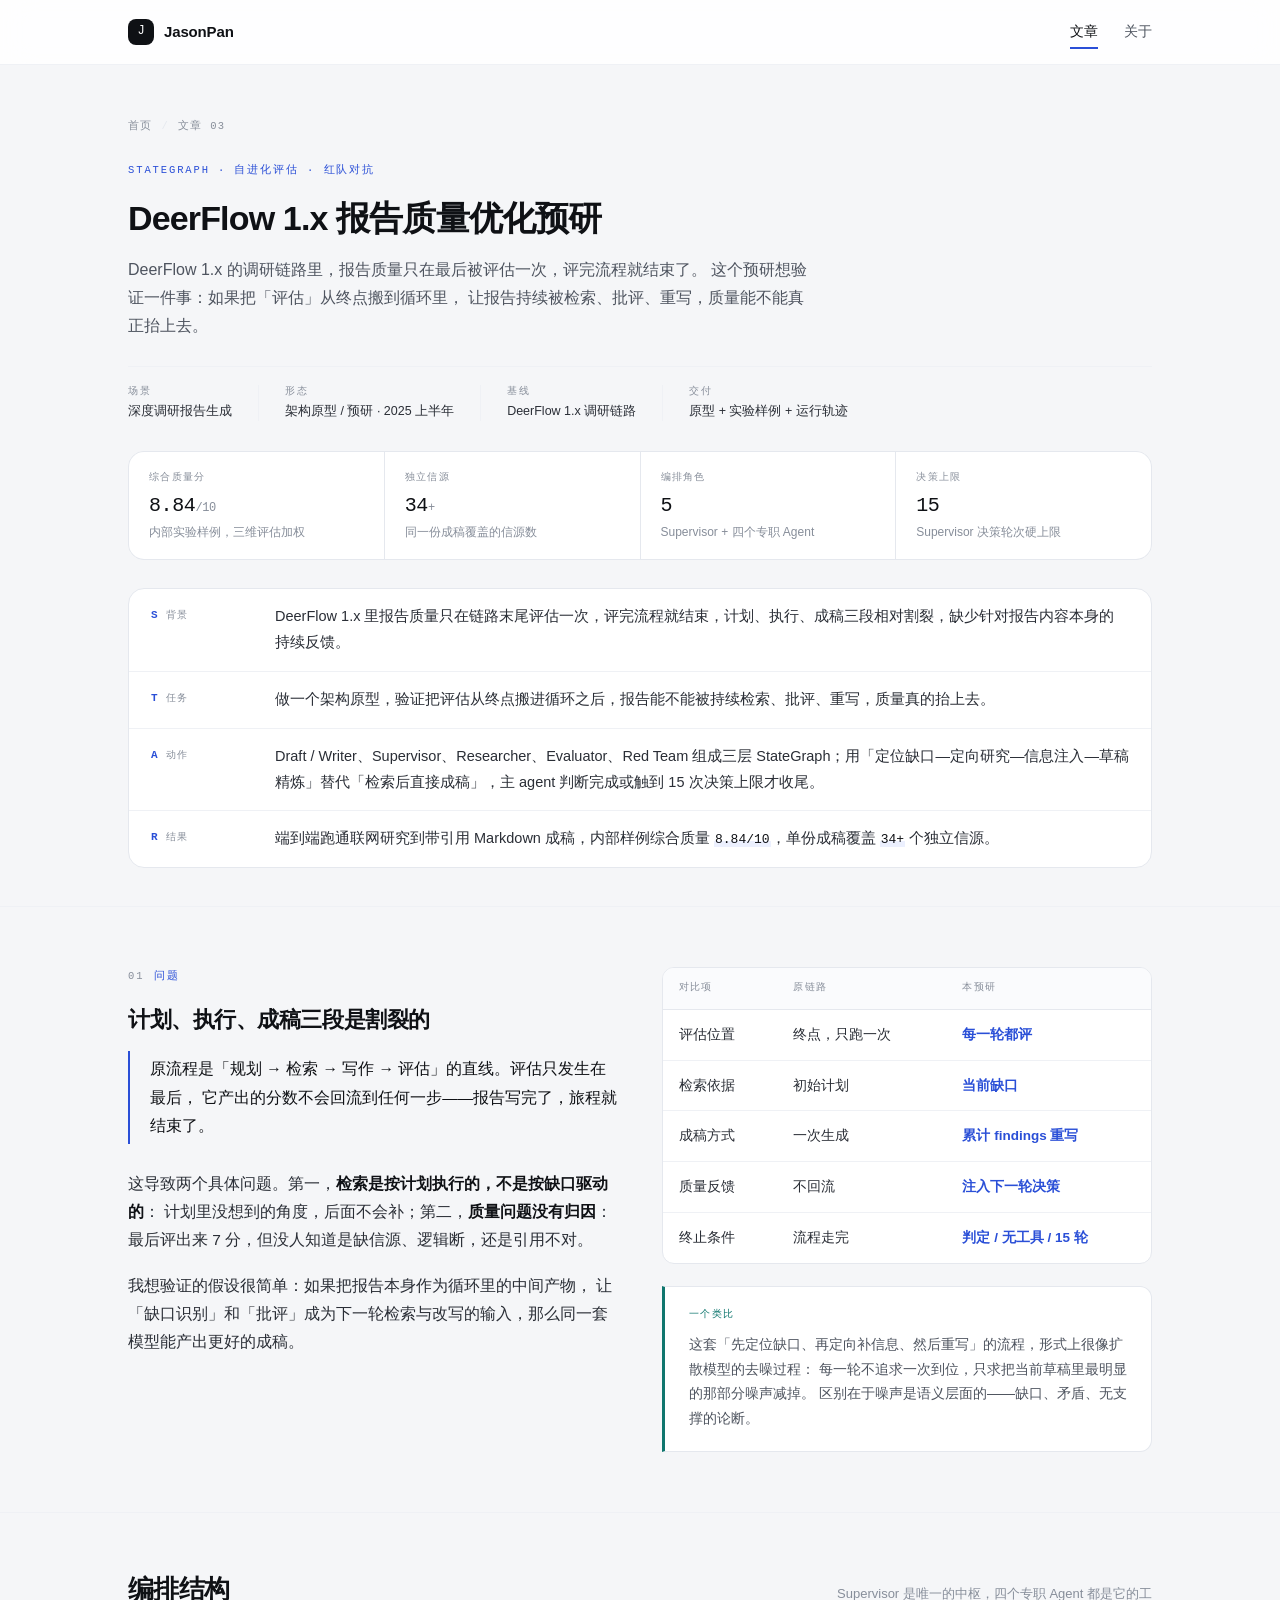
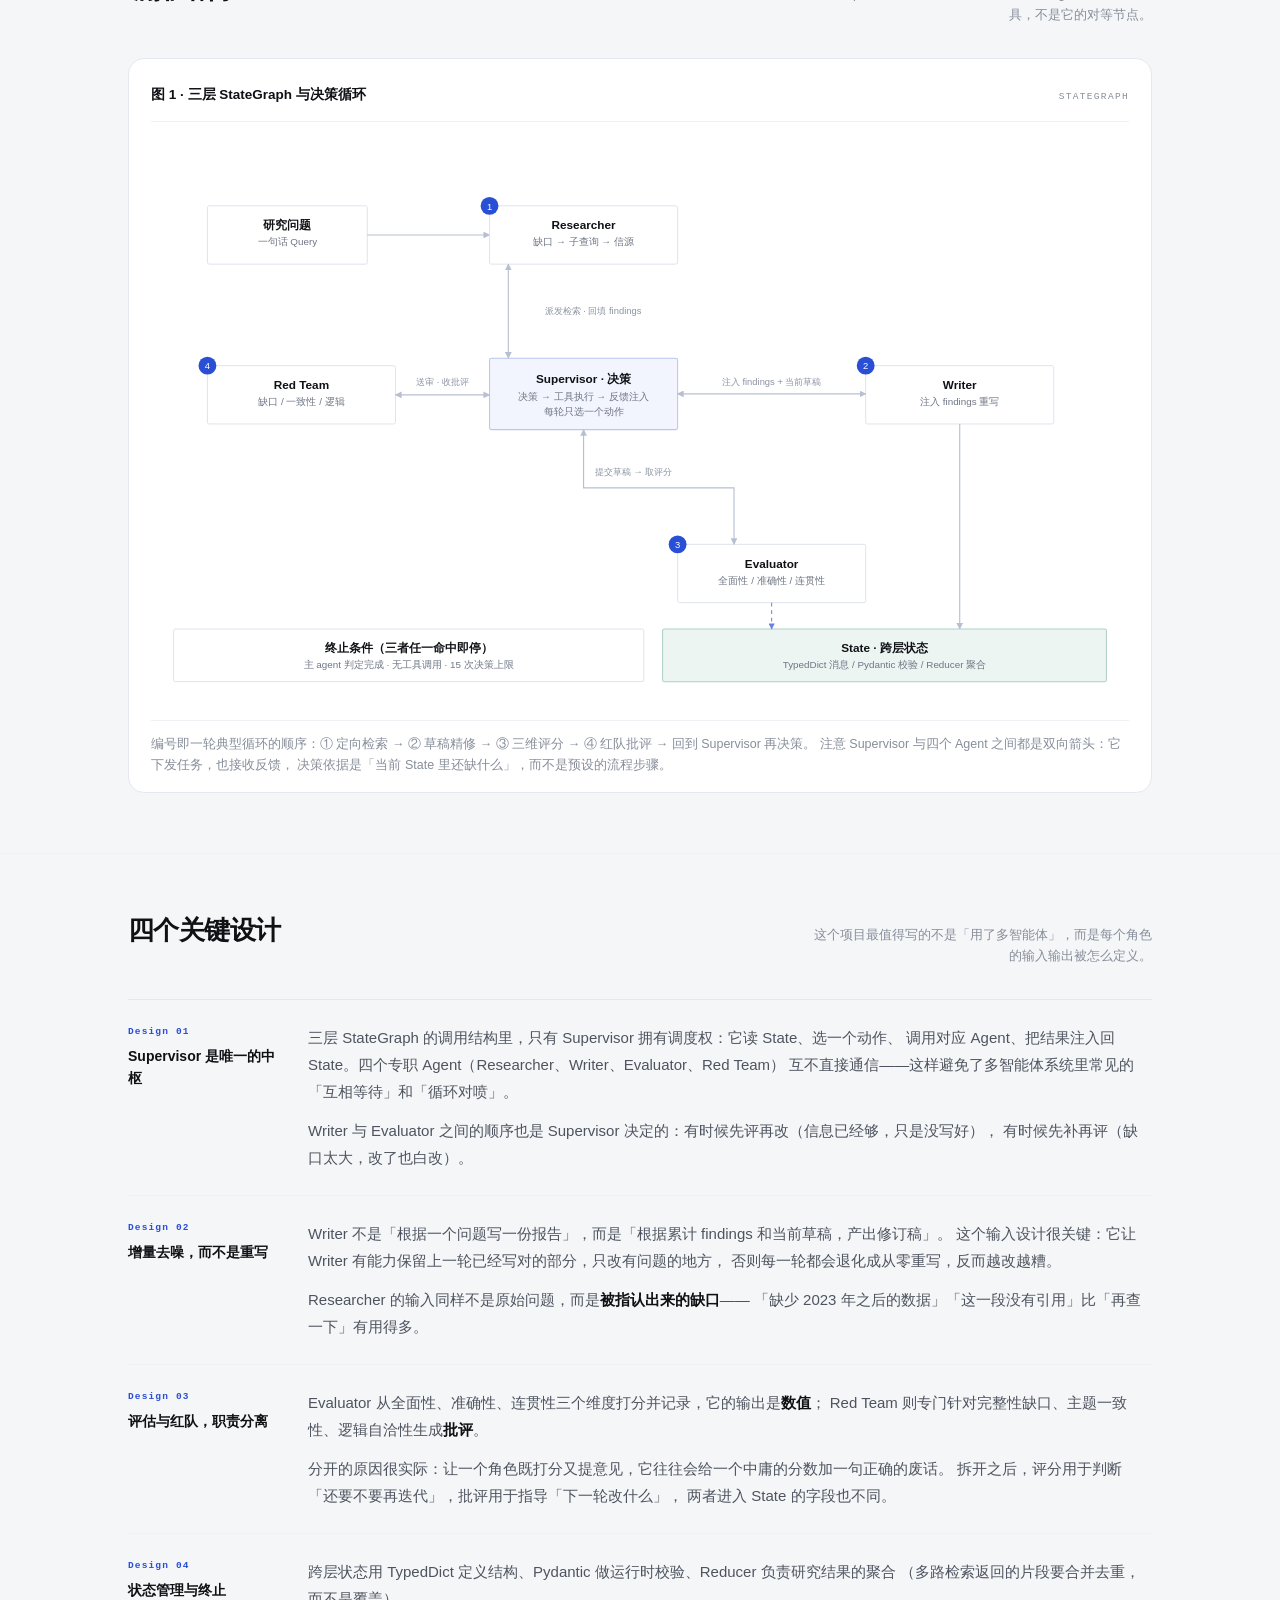
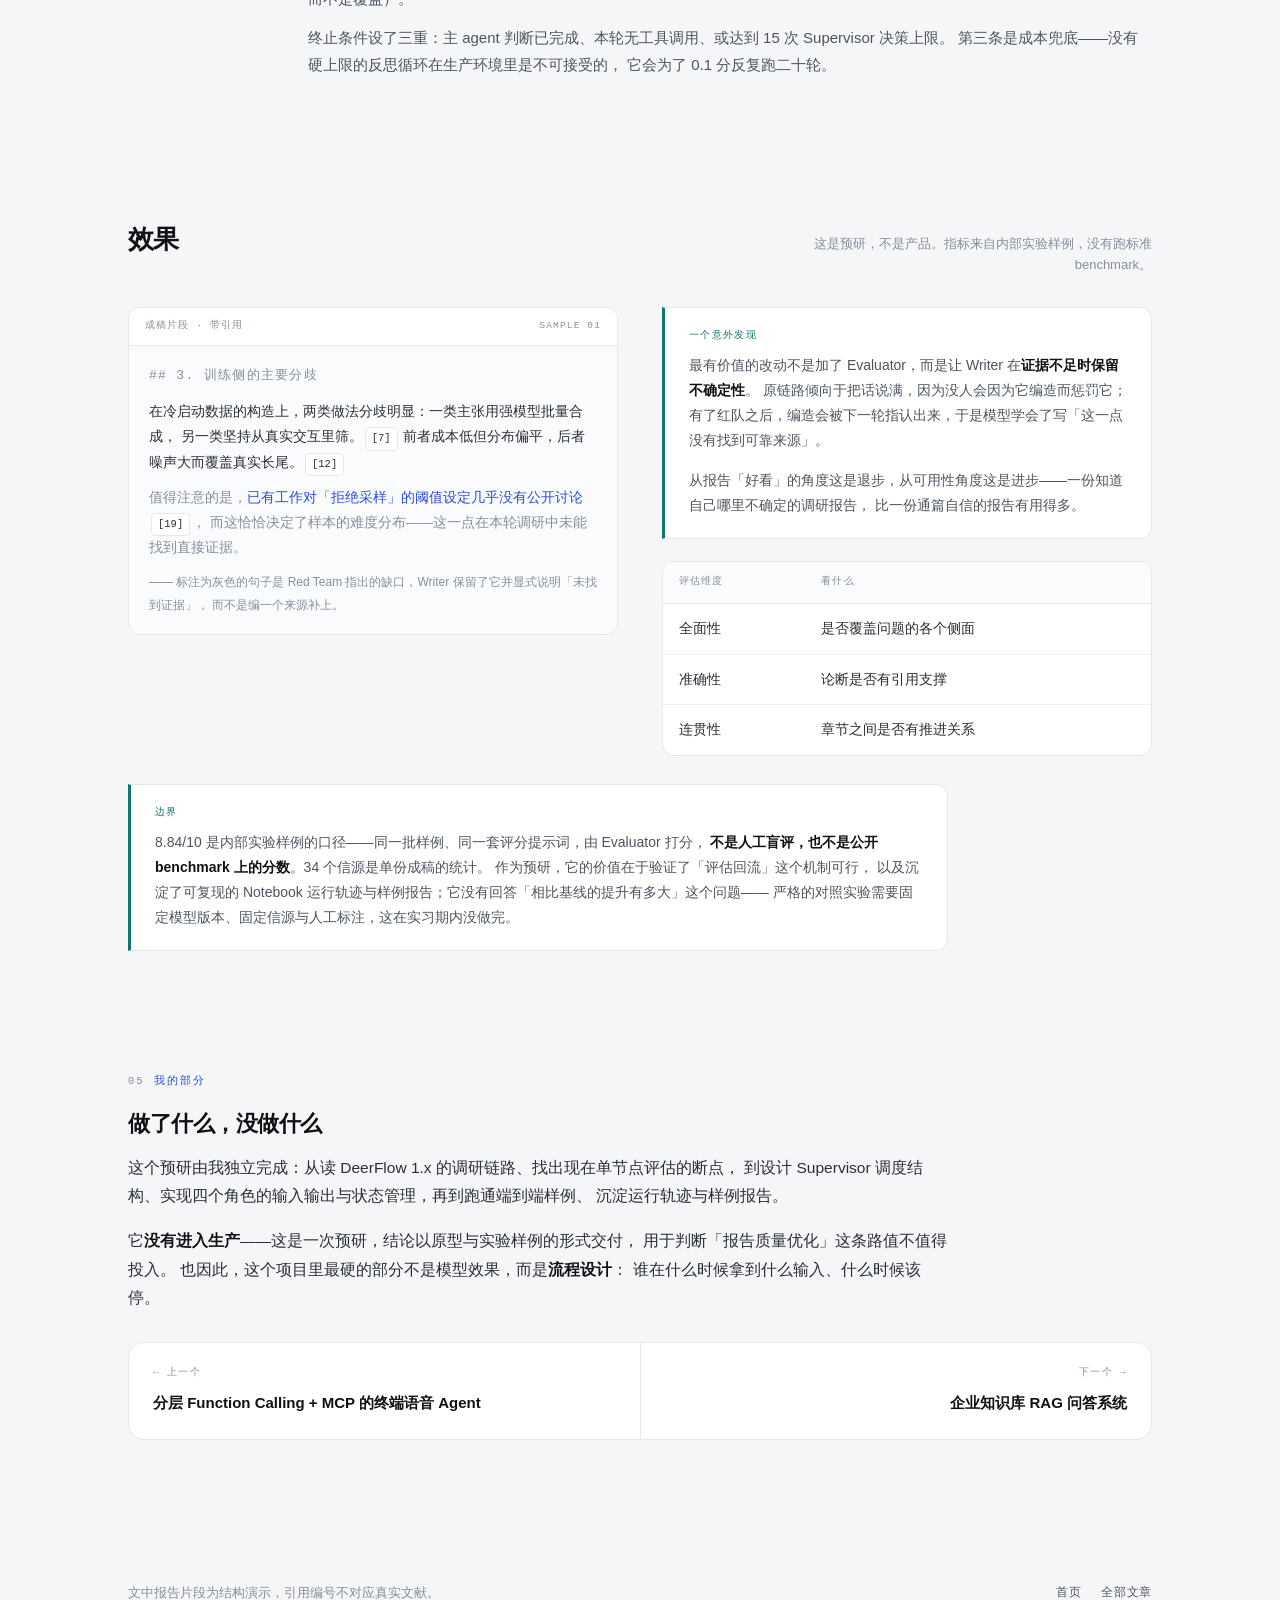
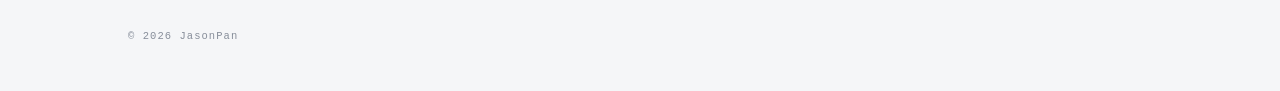
<file: projects/deepresearch.html>
<!DOCTYPE html>
<html lang="zh-CN">
<head>
<meta charset="utf-8">
<meta name="viewport" content="width=device-width, initial-scale=1">
<title>DeerFlow 1.x 报告质量优化预研 — JasonPan</title>
<meta name="description" content="把报告作为可持续检索、评审和精修的对象：Supervisor 调度 Researcher / Writer / Evaluator / Red Team，形成增量去噪的迭代回路。">
<link rel="icon" href="data:image/svg+xml,%3Csvg xmlns='http://www.w3.org/2000/svg' viewBox='0 0 32 32'%3E%3Crect width='32' height='32' fill='%230F1115'/%3E%3Ctext x='16' y='22' font-family='monospace' font-size='15' fill='%23FFFFFF' text-anchor='middle'%3EP%3C/text%3E%3C/svg%3E">
<link rel="stylesheet" href="../assets/style.css">
<link rel="canonical" href="https://junjianpan95.github.io/projects/deepresearch.html">
<meta property="og:url" content="https://junjianpan95.github.io/projects/deepresearch.html">
<meta name="theme-color" content="#F5F6F8">
</head>
<body>

<header class="site-head">
  <div class="wrap inner">
    <a class="brand" href="../index.html">
      <span class="mark">J</span>
      <span>JasonPan</span>
    </a>
    <nav class="nav" id="nav">
      <a href="../index.html#posts" aria-current="page">文章</a>
      <a href="../index.html#about">关于</a>
    </nav>
    <button class="nav-toggle" type="button" aria-label="打开导航">菜单</button>
  </div>
</header>

<main>

<div class="doc-hero">
  <div class="wrap">
    <div class="crumb"><a href="../index.html">首页</a><span class="sep">/</span>文章 03</div>
    <span class="eyebrow">StateGraph · 自进化评估 · 红队对抗</span>
    <h1>DeerFlow 1.x 报告质量优化预研</h1>
    <p class="lede">
      DeerFlow 1.x 的调研链路里，报告质量只在最后被评估一次，评完流程就结束了。
      这个预研想验证一件事：如果把「评估」从终点搬到循环里，
      让报告持续被检索、批评、重写，质量能不能真正抬上去。
    </p>

    <div class="doc-meta">
      <div class="m"><span class="k">场景</span><span class="v">深度调研报告生成</span></div>
      <div class="m"><span class="k">形态</span><span class="v">架构原型 / 预研 · 2025 上半年</span></div>
      <div class="m"><span class="k">基线</span><span class="v">DeerFlow 1.x 调研链路</span></div>
      <div class="m"><span class="k">交付</span><span class="v">原型 + 实验样例 + 运行轨迹</span></div>
    </div>

    <div class="kpi reveal">
      <div class="cell">
        <span class="k">综合质量分</span>
        <div class="v">8.84<span style="font-size:12px;color:var(--muted)">/10</span></div>
        <div class="d">内部实验样例，三维评估加权</div>
      </div>
      <div class="cell">
        <span class="k">独立信源</span>
        <div class="v">34<span style="font-size:12px;color:var(--muted)">+</span></div>
        <div class="d">同一份成稿覆盖的信源数</div>
      </div>
      <div class="cell">
        <span class="k">编排角色</span>
        <div class="v">5</div>
        <div class="d">Supervisor + 四个专职 Agent</div>
      </div>
      <div class="cell">
        <span class="k">决策上限</span>
        <div class="v">15</div>
        <div class="d">Supervisor 决策轮次硬上限</div>
      </div>
    </div>

    <dl class="star reveal">
      <div class="row">
        <dt><b>S</b>背景</dt>
        <dd>DeerFlow 1.x 里报告质量只在链路末尾评估一次，评完流程就结束，计划、执行、成稿三段相对割裂，缺少针对报告内容本身的持续反馈。</dd>
      </div>
      <div class="row">
        <dt><b>T</b>任务</dt>
        <dd>做一个架构原型，验证把评估从终点搬进循环之后，报告能不能被持续检索、批评、重写，质量真的抬上去。</dd>
      </div>
      <div class="row">
        <dt><b>A</b>动作</dt>
        <dd>Draft / Writer、Supervisor、Researcher、Evaluator、Red Team 组成三层 StateGraph；用「定位缺口—定向研究—信息注入—草稿精炼」替代「检索后直接成稿」，主 agent 判断完成或触到 15 次决策上限才收尾。</dd>
      </div>
      <div class="row">
        <dt><b>R</b>结果</dt>
        <dd>端到端跑通联网研究到带引用 Markdown 成稿，内部样例综合质量 <em>8.84/10</em>，单份成稿覆盖 <em>34+</em> 个独立信源。</dd>
      </div>
    </dl>
  </div>
</div>

<!-- ============ 问题 ============ -->
<section class="section">
  <div class="wrap">
    <div class="cols">
      <div class="prose reveal">
        <span class="eyebrow"><span class="idx">01</span>问题</span>
        <h2>计划、执行、成稿三段是割裂的</h2>
        <p class="claim">
          原流程是「规划 → 检索 → 写作 → 评估」的直线。评估只发生在最后，
          它产出的分数不会回流到任何一步——报告写完了，旅程就结束了。
        </p>
        <p>
          这导致两个具体问题。第一，<strong>检索是按计划执行的，不是按缺口驱动的</strong>：
          计划里没想到的角度，后面不会补；第二，<strong>质量问题没有归因</strong>：
          最后评出来 7 分，但没人知道是缺信源、逻辑断，还是引用不对。
        </p>
        <p>
          我想验证的假设很简单：如果把报告本身作为循环里的中间产物，
          让「缺口识别」和「批评」成为下一轮检索与改写的输入，那么同一套模型能产出更好的成稿。
        </p>
      </div>

      <div class="reveal">
        <div class="table-wrap">
          <table>
            <thead><tr><th>对比项</th><th>原链路</th><th>本预研</th></tr></thead>
            <tbody>
              <tr><td>评估位置</td><td>终点，只跑一次</td><td class="best">每一轮都评</td></tr>
              <tr><td>检索依据</td><td>初始计划</td><td class="best">当前缺口</td></tr>
              <tr><td>成稿方式</td><td>一次生成</td><td class="best">累计 findings 重写</td></tr>
              <tr><td>质量反馈</td><td>不回流</td><td class="best">注入下一轮决策</td></tr>
              <tr><td>终止条件</td><td>流程走完</td><td class="best">判定 / 无工具 / 15 轮</td></tr>
            </tbody>
          </table>
        </div>
        <div class="note-box" style="margin-top:22px;">
          <span class="h">一个类比</span>
          <p>
            这套「先定位缺口、再定向补信息、然后重写」的流程，形式上很像扩散模型的去噪过程：
            每一轮不追求一次到位，只求把当前草稿里最明显的那部分噪声减掉。
            区别在于噪声是语义层面的——缺口、矛盾、无支撑的论断。
          </p>
        </div>
      </div>
    </div>
  </div>
</section>

<!-- ============ 架构 ============ -->
<section class="section">
  <div class="wrap">
    <div class="sec-head reveal">
      <h2>编排结构</h2>
      <div class="note">Supervisor 是唯一的中枢，四个专职 Agent 都是它的工具，不是它的对等节点。</div>
    </div>

    <figure class="figure reveal">
      <div class="figure-head">
        <span class="t">图 1 · 三层 StateGraph 与决策循环</span>
        <span class="n">StateGraph</span>
      </div>
      <div class="fig-scroll">
        <svg class="diagram" viewBox="0 0 1040 600" role="img" aria-label="DeepResearch StateGraph 编排图">
          <defs>
            <marker id="ar4" viewBox="0 0 10 10" refX="9" refY="5" markerWidth="6" markerHeight="6" orient="auto-start-reverse">
              <path d="M0,0 L10,5 L0,10 z" fill="#B7C0D0"/>
            </marker>
            <marker id="ar4d" viewBox="0 0 10 10" refX="9" refY="5" markerWidth="6" markerHeight="6" orient="auto-start-reverse">
              <path d="M0,0 L10,5 L0,10 z" fill="#2A4FD7"/>
            </marker>
          </defs>

          <!-- query -->
          <rect class="node" x="60" y="70" width="170" height="62" rx="2"/>
          <text class="nd-t" x="145" y="95" text-anchor="middle">研究问题</text>
          <text class="nd-s" x="145" y="112" text-anchor="middle">一句话 Query</text>
          <path class="edge" d="M230,101 L360,101" marker-end="url(#ar4)"/>

          <!-- 1 researcher -->
          <g>
            <rect class="node" x="360" y="70" width="200" height="62" rx="2"/>
            <text class="nd-t" x="460" y="95" text-anchor="middle">Researcher</text>
            <text class="nd-s" x="460" y="112" text-anchor="middle">缺口 → 子查询 → 信源</text>
            <circle cx="360" cy="70" r="9.5" fill="#2A4FD7"/>
            <text x="360" y="74" text-anchor="middle" fill="#fff" font-size="10" font-family="monospace">1</text>
          </g>

          <!-- hub -->
          <rect class="node-a" x="360" y="232" width="200" height="76" rx="2"/>
          <text class="nd-t" x="460" y="258" text-anchor="middle">Supervisor · 决策</text>
          <text class="nd-s" x="460" y="276" text-anchor="middle">决策 → 工具执行 → 反馈注入</text>
          <text class="nd-s" x="460" y="292" text-anchor="middle">每轮只选一个动作</text>

          <!-- 2 writer -->
          <g>
            <rect class="node" x="760" y="240" width="200" height="62" rx="2"/>
            <text class="nd-t" x="860" y="265" text-anchor="middle">Writer</text>
            <text class="nd-s" x="860" y="282" text-anchor="middle">注入 findings 重写</text>
            <circle cx="760" cy="240" r="9.5" fill="#2A4FD7"/>
            <text x="760" y="244" text-anchor="middle" fill="#fff" font-size="10" font-family="monospace">2</text>
          </g>

          <!-- 4 red team -->
          <g>
            <rect class="node" x="60" y="240" width="200" height="62" rx="2"/>
            <text class="nd-t" x="160" y="265" text-anchor="middle">Red Team</text>
            <text class="nd-s" x="160" y="282" text-anchor="middle">缺口 / 一致性 / 逻辑</text>
            <circle cx="60" cy="240" r="9.5" fill="#2A4FD7"/>
            <text x="60" y="244" text-anchor="middle" fill="#fff" font-size="10" font-family="monospace">4</text>
          </g>

          <!-- 3 evaluator -->
          <g>
            <rect class="node" x="560" y="430" width="200" height="62" rx="2"/>
            <text class="nd-t" x="660" y="455" text-anchor="middle">Evaluator</text>
            <text class="nd-s" x="660" y="472" text-anchor="middle">全面性 / 准确性 / 连贯性</text>
            <circle cx="560" cy="430" r="9.5" fill="#2A4FD7"/>
            <text x="560" y="434" text-anchor="middle" fill="#fff" font-size="10" font-family="monospace">3</text>
          </g>

          <!-- spokes -->
          <path class="edge" d="M380,232 L380,132" marker-start="url(#ar4)" marker-end="url(#ar4)"/>
          <text class="lbl" x="470" y="185" text-anchor="middle">派发检索 · 回填 findings</text>

          <path class="edge" d="M260,271 L360,271" marker-start="url(#ar4)" marker-end="url(#ar4)"/>
          <text class="lbl" x="310" y="261" text-anchor="middle">送审 · 收批评</text>

          <path class="edge" d="M560,270 L760,270" marker-start="url(#ar4)" marker-end="url(#ar4)"/>
          <text class="lbl" x="660" y="261" text-anchor="middle">注入 findings + 当前草稿</text>

          <path class="edge" d="M460,308 L460,370 L620,370 L620,430" marker-start="url(#ar4)" marker-end="url(#ar4)"/>
          <text class="lbl" x="472" y="356" text-anchor="start">提交草稿 → 取评分</text>

          <path class="edge" d="M860,302 L860,520" marker-end="url(#ar4)"/>

          <!-- bottom -->
          <rect class="node" x="24" y="520" width="500" height="56" rx="2"/>
          <text class="nd-t" x="274" y="544" text-anchor="middle">终止条件（三者任一命中即停）</text>
          <text class="nd-s" x="274" y="561" text-anchor="middle">主 agent 判定完成 · 无工具调用 · 15 次决策上限</text>

          <rect class="node-b" x="544" y="520" width="472" height="56" rx="2"/>
          <text class="nd-t" x="780" y="544" text-anchor="middle">State · 跨层状态</text>
          <text class="nd-s" x="780" y="561" text-anchor="middle">TypedDict 消息 / Pydantic 校验 / Reducer 聚合</text>

          <path class="edge-d" d="M660,492 L660,520" marker-end="url(#ar4d)"/>
        </svg>
      </div>
      <figcaption>
        编号即一轮典型循环的顺序：① 定向检索 → ② 草稿精修 → ③ 三维评分 → ④ 红队批评 → 回到 Supervisor 再决策。
        注意 Supervisor 与四个 Agent 之间都是双向箭头：它下发任务，也接收反馈，
        决策依据是「当前 State 里还缺什么」，而不是预设的流程步骤。
      </figcaption>
    </figure>
  </div>
</section>

<!-- ============ 设计 ============ -->
<section class="section">
  <div class="wrap">
    <div class="sec-head reveal">
      <h2>四个关键设计</h2>
      <div class="note">这个项目最值得写的不是「用了多智能体」，而是每个角色的输入输出被怎么定义。</div>
    </div>

    <div class="design-list reveal">
      <div class="design">
        <div class="dt"><span class="n">Design 01</span>Supervisor 是唯一的中枢</div>
        <div class="dd">
          <p>
            三层 StateGraph 的调用结构里，只有 Supervisor 拥有调度权：它读 State、选一个动作、
            调用对应 Agent、把结果注入回 State。四个专职 Agent（Researcher、Writer、Evaluator、Red Team）
            互不直接通信——这样避免了多智能体系统里常见的「互相等待」和「循环对喷」。
          </p>
          <p>
            Writer 与 Evaluator 之间的顺序也是 Supervisor 决定的：有时候先评再改（信息已经够，只是没写好），
            有时候先补再评（缺口太大，改了也白改）。
          </p>
        </div>
      </div>

      <div class="design">
        <div class="dt"><span class="n">Design 02</span>增量去噪，而不是重写</div>
        <div class="dd">
          <p>
            Writer 不是「根据一个问题写一份报告」，而是「根据累计 findings 和当前草稿，产出修订稿」。
            这个输入设计很关键：它让 Writer 有能力保留上一轮已经写对的部分，只改有问题的地方，
            否则每一轮都会退化成从零重写，反而越改越糟。
          </p>
          <p>
            Researcher 的输入同样不是原始问题，而是<strong>被指认出来的缺口</strong>——
            「缺少 2023 年之后的数据」「这一段没有引用」比「再查一下」有用得多。
          </p>
        </div>
      </div>

      <div class="design">
        <div class="dt"><span class="n">Design 03</span>评估与红队，职责分离</div>
        <div class="dd">
          <p>
            Evaluator 从全面性、准确性、连贯性三个维度打分并记录，它的输出是<strong>数值</strong>；
            Red Team 则专门针对完整性缺口、主题一致性、逻辑自洽性生成<strong>批评</strong>。
          </p>
          <p>
            分开的原因很实际：让一个角色既打分又提意见，它往往会给一个中庸的分数加一句正确的废话。
            拆开之后，评分用于判断「还要不要再迭代」，批评用于指导「下一轮改什么」，
            两者进入 State 的字段也不同。
          </p>
        </div>
      </div>

      <div class="design">
        <div class="dt"><span class="n">Design 04</span>状态管理与终止</div>
        <div class="dd">
          <p>
            跨层状态用 TypedDict 定义结构、Pydantic 做运行时校验、Reducer 负责研究结果的聚合
            （多路检索返回的片段要合并去重，而不是覆盖）。
          </p>
          <p>
            终止条件设了三重：主 agent 判断已完成、本轮无工具调用、或达到 15 次 Supervisor 决策上限。
            第三条是成本兜底——没有硬上限的反思循环在生产环境里是不可接受的，
            它会为了 0.1 分反复跑二十轮。
          </p>
        </div>
      </div>
    </div>
  </div>
</section>

<!-- ============ 效果 ============ -->
<section class="section">
  <div class="wrap">
    <div class="sec-head reveal">
      <h2>效果</h2>
      <div class="note">这是预研，不是产品。指标来自内部实验样例，没有跑标准 benchmark。</div>
    </div>

    <div class="cols" style="margin-bottom:28px;">
      <div class="reveal">
        <div class="sample">
          <div class="sample-bar">
            <span>成稿片段 · 带引用</span>
            <span>sample 01</span>
          </div>
          <div class="sample-body">
            <div style="font-size:13px;color:var(--muted);font-family:var(--mono);letter-spacing:.1em;margin-bottom:12px;">## 3. 训练侧的主要分歧</div>
            <p style="margin-bottom:10px;">
              在冷启动数据的构造上，两类做法分歧明显：一类主张用强模型批量合成，
              另一类坚持从真实交互里筛。<span class="chip">[7]</span>
              前者成本低但分布偏平，后者噪声大而覆盖真实长尾。<span class="chip">[12]</span>
            </p>
            <p style="margin-bottom:10px;" class="dim">
              值得注意的是，<span class="hl">已有工作对「拒绝采样」的阈值设定几乎没有公开讨论</span><span class="chip">[19]</span>，
              而这恰恰决定了样本的难度分布——这一点在本轮调研中未能找到直接证据。
            </p>
            <p class="dim" style="font-size:12px;">
              —— 标注为灰色的句子是 Red Team 指出的缺口，Writer 保留了它并显式说明「未找到证据」，
              而不是编一个来源补上。
            </p>
          </div>
        </div>
      </div>

      <div class="reveal">
        <div class="note-box" style="margin-bottom:22px;">
          <span class="h">一个意外发现</span>
          <p>
            最有价值的改动不是加了 Evaluator，而是让 Writer 在<strong>证据不足时保留不确定性</strong>。
            原链路倾向于把话说满，因为没人会因为它编造而惩罚它；
            有了红队之后，编造会被下一轮指认出来，于是模型学会了写「这一点没有找到可靠来源」。
          </p>
          <p>
            从报告「好看」的角度这是退步，从可用性角度这是进步——一份知道自己哪里不确定的调研报告，
            比一份通篇自信的报告有用得多。
          </p>
        </div>
        <div class="table-wrap">
          <table>
            <thead><tr><th>评估维度</th><th>看什么</th></tr></thead>
            <tbody>
              <tr><td>全面性</td><td>是否覆盖问题的各个侧面</td></tr>
              <tr><td>准确性</td><td>论断是否有引用支撑</td></tr>
              <tr><td>连贯性</td><td>章节之间是否有推进关系</td></tr>
            </tbody>
          </table>
        </div>
      </div>
    </div>

    <div class="note-box reveal" style="max-width:820px;">
      <span class="h">边界</span>
      <p>
        8.84/10 是内部实验样例的口径——同一批样例、同一套评分提示词，由 Evaluator 打分，
        <strong>不是人工盲评，也不是公开 benchmark 上的分数</strong>。34 个信源是单份成稿的统计。
        作为预研，它的价值在于验证了「评估回流」这个机制可行，
        以及沉淀了可复现的 Notebook 运行轨迹与样例报告；它没有回答「相比基线的提升有多大」这个问题——
        严格的对照实验需要固定模型版本、固定信源与人工标注，这在实习期内没做完。
      </p>
    </div>
  </div>
</section>

<!-- ============ 我的部分 ============ -->
<section class="section">
  <div class="wrap">
    <div class="prose reveal" style="max-width:820px;">
      <span class="eyebrow"><span class="idx">05</span>我的部分</span>
      <h2 style="margin-bottom:16px;">做了什么，没做什么</h2>
      <p>
        这个预研由我独立完成：从读 DeerFlow 1.x 的调研链路、找出现在单节点评估的断点，
        到设计 Supervisor 调度结构、实现四个角色的输入输出与状态管理，再到跑通端到端样例、
        沉淀运行轨迹与样例报告。
      </p>
      <p>
        它<strong>没有进入生产</strong>——这是一次预研，结论以原型与实验样例的形式交付，
        用于判断「报告质量优化」这条路值不值得投入。
        也因此，这个项目里最硬的部分不是模型效果，而是<strong>流程设计</strong>：
        谁在什么时候拿到什么输入、什么时候该停。
      </p>
    </div>

    <div class="pager reveal" style="margin-top:30px;">
      <a href="voice-agent.html">
        <span class="dir">← 上一个</span>
        <span class="ttl">分层 Function Calling + MCP 的终端语音 Agent</span>
      </a>
      <a class="next" href="rag.html">
        <span class="dir">下一个 →</span>
        <span class="ttl">企业知识库 RAG 问答系统</span>
      </a>
    </div>
  </div>
</section>

</main>

<footer class="site-foot">
  <div class="wrap">
    <div class="foot-top">
      <div class="foot-note">
        文中报告片段为结构演示，引用编号不对应真实文献。
      </div>
      <div class="foot-links">
        <a href="../index.html">首页</a>
        <a href="../index.html#posts">全部文章</a>
      </div>
    </div>
    <div style="font-family:var(--mono);font-size:10.5px;letter-spacing:.1em;color:var(--muted);">© <span id="yr">2026</span> JasonPan</div>
  </div>
</footer>

<script src="../assets/app.js"></script>
</body>
</html>
</file>
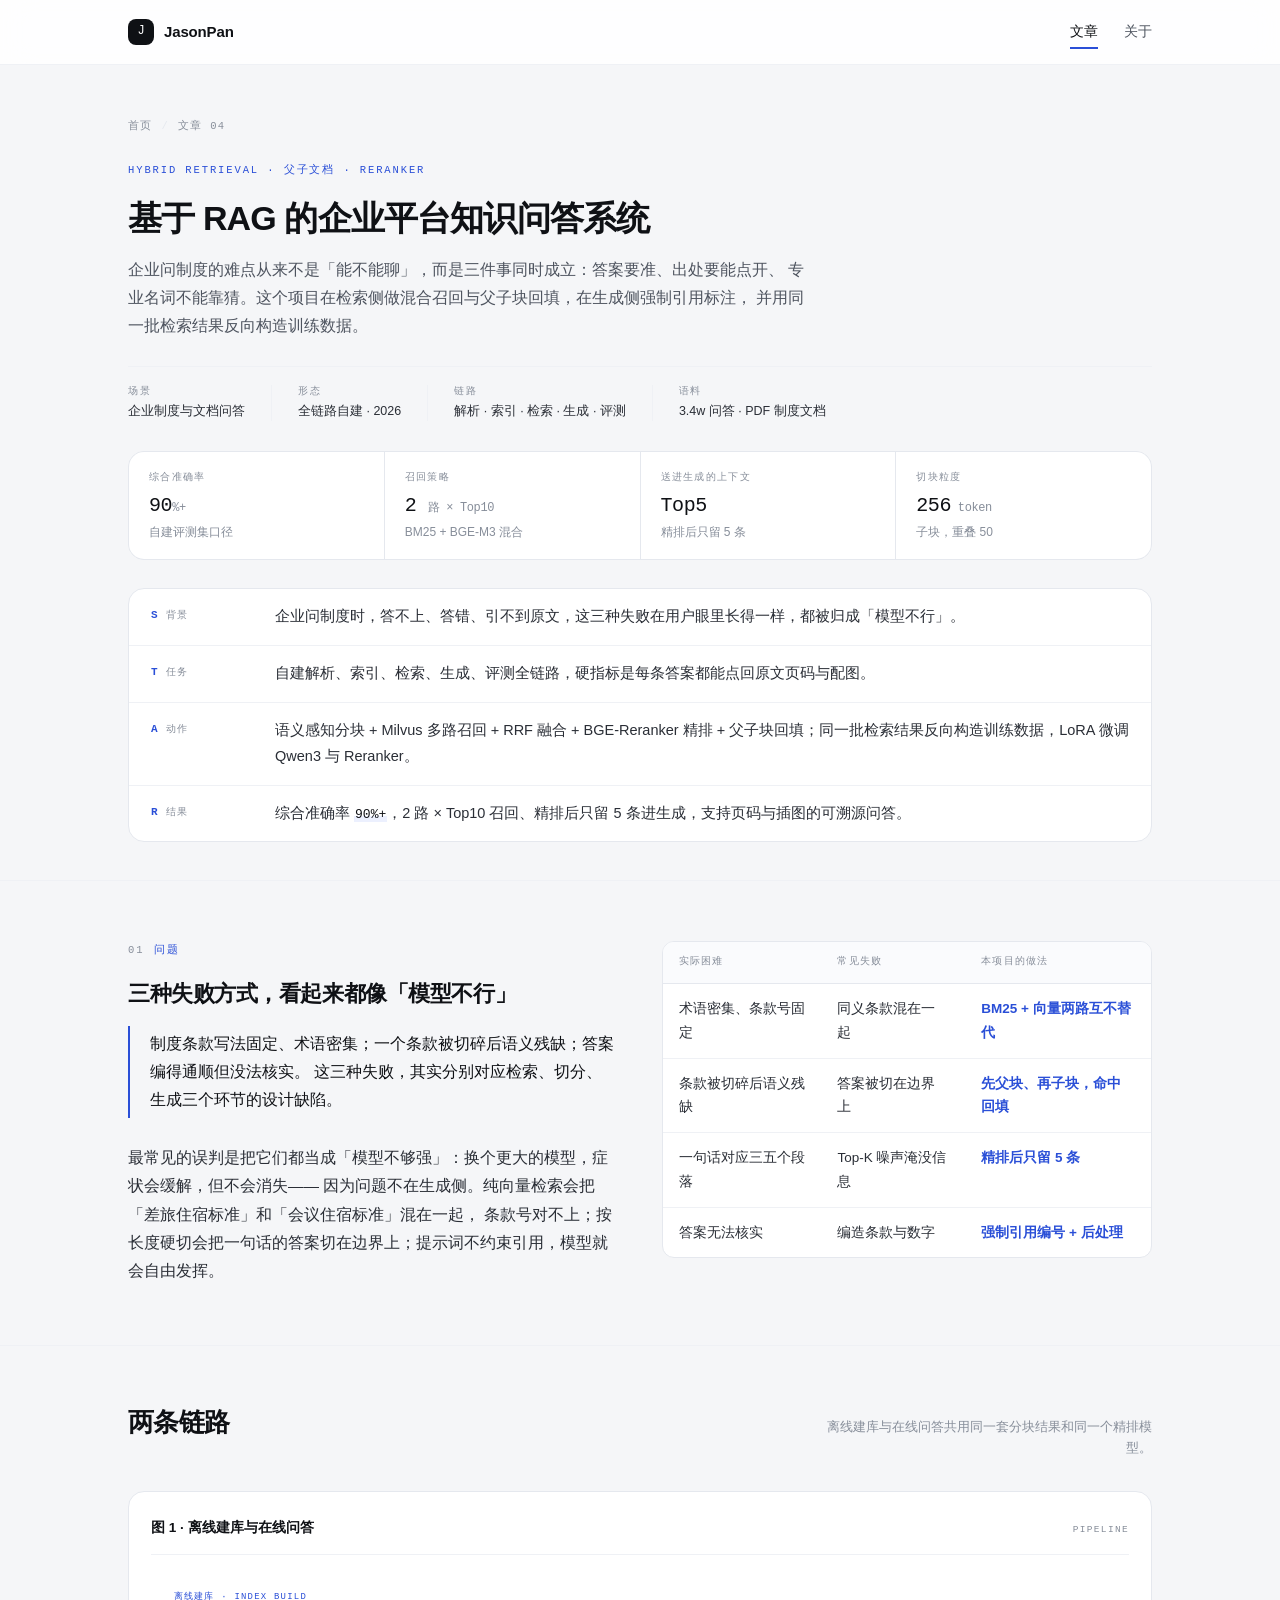
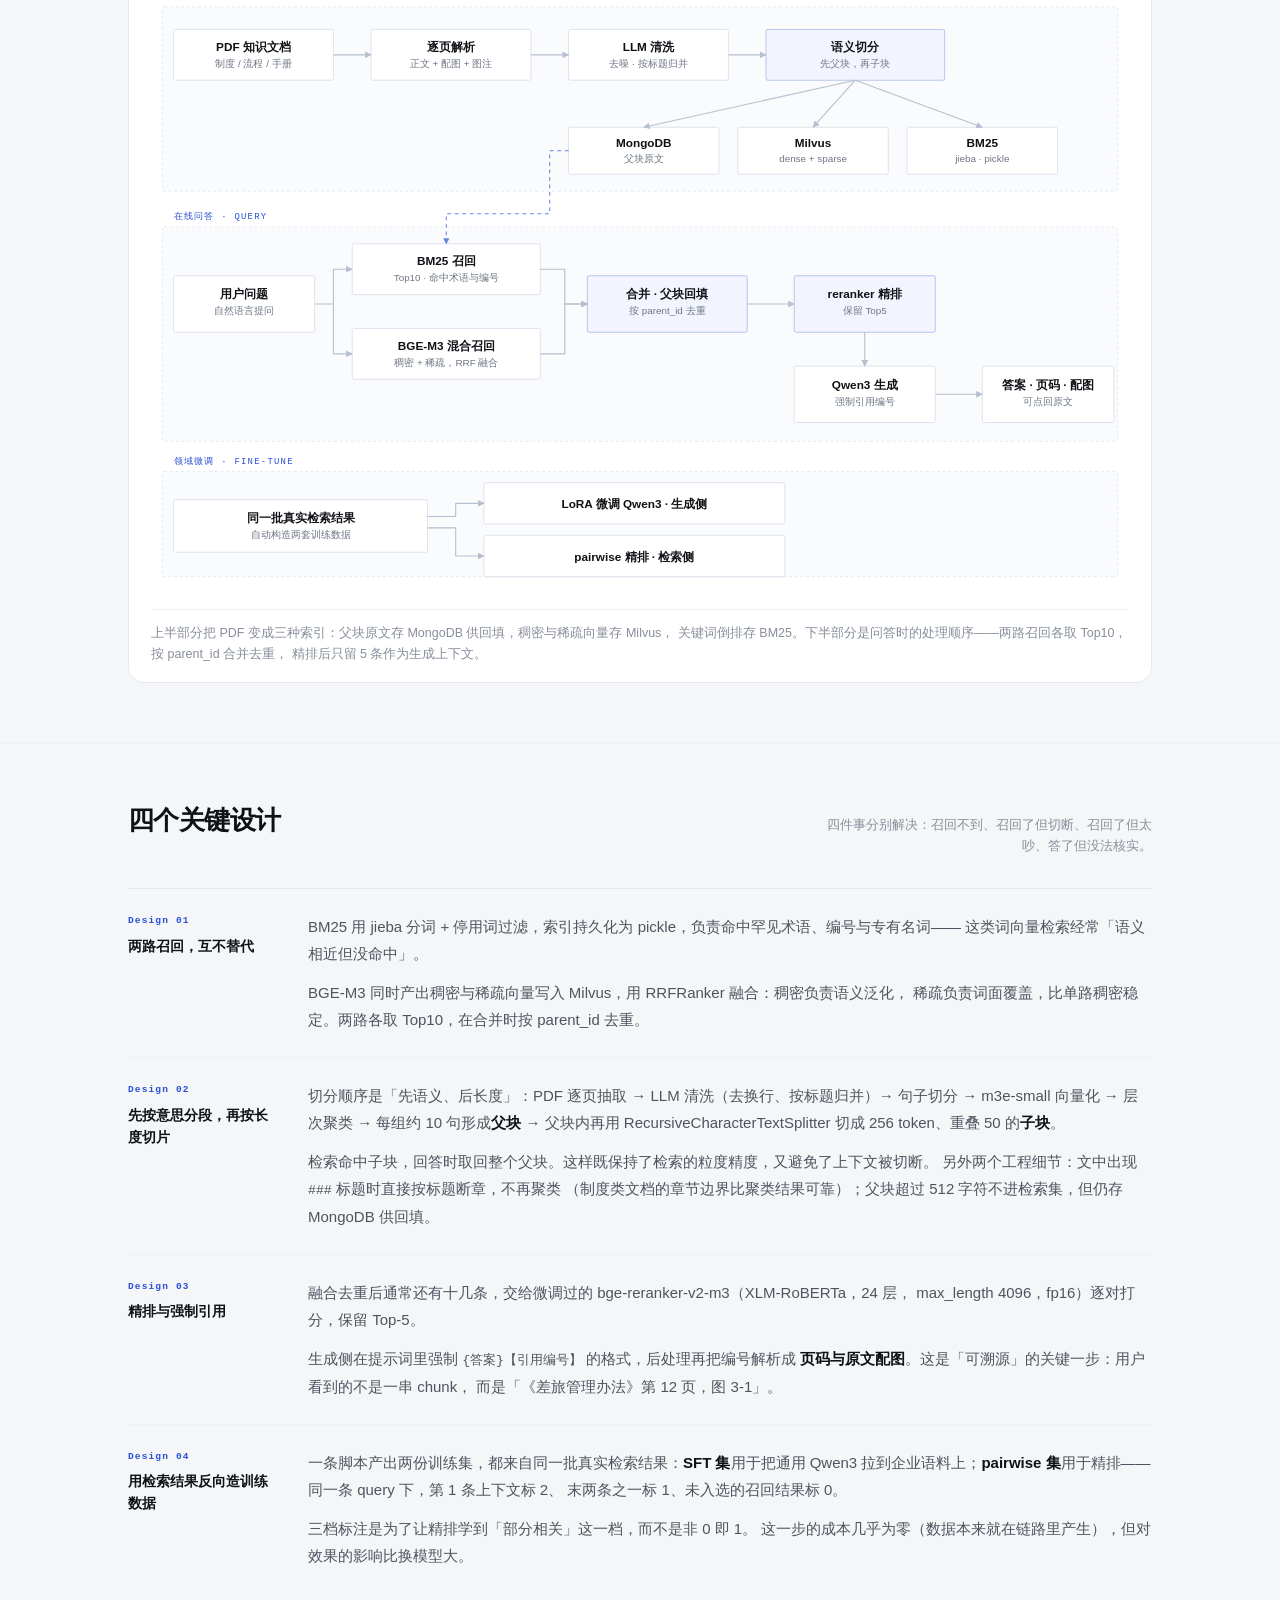
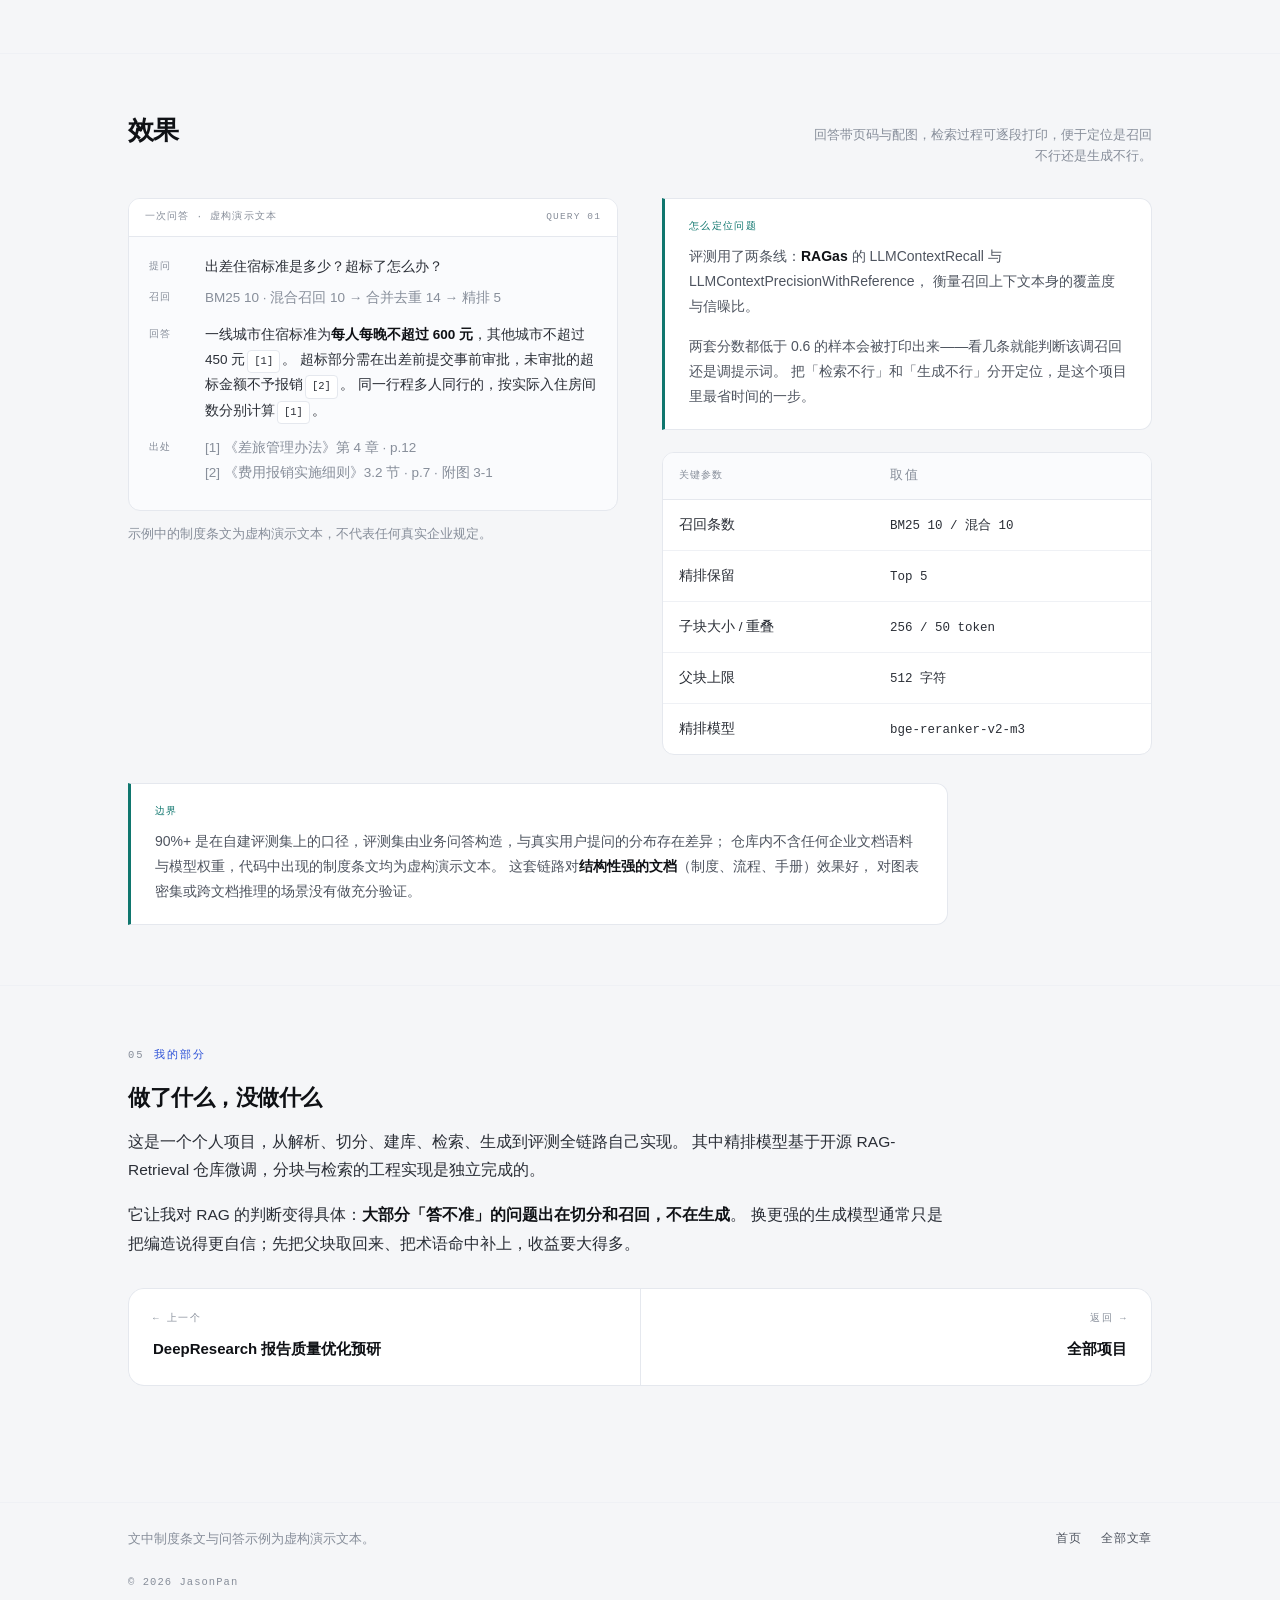
<file: projects/rag.html>
<!DOCTYPE html>
<html lang="zh-CN">
<head>
<meta charset="utf-8">
<meta name="viewport" content="width=device-width, initial-scale=1">
<title>基于 RAG 的企业平台知识问答系统 — JasonPan</title>
<meta name="description" content="BM25 + BGE-M3 混合召回、父子块回填、RRF 融合与精排，生成侧强制引用编号，答案可回溯到页码与原图。">
<link rel="icon" href="data:image/svg+xml,%3Csvg xmlns='http://www.w3.org/2000/svg' viewBox='0 0 32 32'%3E%3Crect width='32' height='32' fill='%230F1115'/%3E%3Ctext x='16' y='22' font-family='monospace' font-size='15' fill='%23FFFFFF' text-anchor='middle'%3EP%3C/text%3E%3C/svg%3E">
<link rel="stylesheet" href="../assets/style.css">
<link rel="canonical" href="https://junjianpan95.github.io/projects/rag.html">
<meta property="og:url" content="https://junjianpan95.github.io/projects/rag.html">
<meta name="theme-color" content="#F5F6F8">
</head>
<body>

<header class="site-head">
  <div class="wrap inner">
    <a class="brand" href="../index.html">
      <span class="mark">J</span>
      <span>JasonPan</span>
    </a>
    <nav class="nav" id="nav">
      <a href="../index.html#posts" aria-current="page">文章</a>
      <a href="../index.html#about">关于</a>
    </nav>
    <button class="nav-toggle" type="button" aria-label="打开导航">菜单</button>
  </div>
</header>

<main>

<div class="doc-hero">
  <div class="wrap">
    <div class="crumb"><a href="../index.html">首页</a><span class="sep">/</span>文章 04</div>
    <span class="eyebrow">Hybrid Retrieval · 父子文档 · Reranker</span>
    <h1>基于 RAG 的企业平台知识问答系统</h1>
    <p class="lede">
      企业问制度的难点从来不是「能不能聊」，而是三件事同时成立：答案要准、出处要能点开、
      专业名词不能靠猜。这个项目在检索侧做混合召回与父子块回填，在生成侧强制引用标注，
      并用同一批检索结果反向构造训练数据。
    </p>

    <div class="doc-meta">
      <div class="m"><span class="k">场景</span><span class="v">企业制度与文档问答</span></div>
      <div class="m"><span class="k">形态</span><span class="v">全链路自建 · 2026</span></div>
      <div class="m"><span class="k">链路</span><span class="v">解析 · 索引 · 检索 · 生成 · 评测</span></div>
      <div class="m"><span class="k">语料</span><span class="v">3.4w 问答 · PDF 制度文档</span></div>
    </div>

    <div class="kpi reveal">
      <div class="cell">
        <span class="k">综合准确率</span>
        <div class="v">90<span style="font-size:12px;color:var(--muted)">%+</span></div>
        <div class="d">自建评测集口径</div>
      </div>
      <div class="cell">
        <span class="k">召回策略</span>
        <div class="v">2 <span style="font-size:12px;color:var(--muted)">路 × Top10</span></div>
        <div class="d">BM25 + BGE-M3 混合</div>
      </div>
      <div class="cell">
        <span class="k">送进生成的上下文</span>
        <div class="v">Top5</div>
        <div class="d">精排后只留 5 条</div>
      </div>
      <div class="cell">
        <span class="k">切块粒度</span>
        <div class="v">256<span style="font-size:12px;color:var(--muted)"> token</span></div>
        <div class="d">子块，重叠 50</div>
      </div>
    </div>

    <dl class="star reveal">
      <div class="row">
        <dt><b>S</b>背景</dt>
        <dd>企业问制度时，答不上、答错、引不到原文，这三种失败在用户眼里长得一样，都被归成「模型不行」。</dd>
      </div>
      <div class="row">
        <dt><b>T</b>任务</dt>
        <dd>自建解析、索引、检索、生成、评测全链路，硬指标是每条答案都能点回原文页码与配图。</dd>
      </div>
      <div class="row">
        <dt><b>A</b>动作</dt>
        <dd>语义感知分块 + Milvus 多路召回 + RRF 融合 + BGE-Reranker 精排 + 父子块回填；同一批检索结果反向构造训练数据，LoRA 微调 Qwen3 与 Reranker。</dd>
      </div>
      <div class="row">
        <dt><b>R</b>结果</dt>
        <dd>综合准确率 <em>90%+</em>，2 路 × Top10 召回、精排后只留 5 条进生成，支持页码与插图的可溯源问答。</dd>
      </div>
    </dl>
  </div>
</div>

<!-- ============ 问题 ============ -->
<section class="section">
  <div class="wrap">
    <div class="cols">
      <div class="prose reveal">
        <span class="eyebrow"><span class="idx">01</span>问题</span>
        <h2>三种失败方式，看起来都像「模型不行」</h2>
        <p class="claim">
          制度条款写法固定、术语密集；一个条款被切碎后语义残缺；答案编得通顺但没法核实。
          这三种失败，其实分别对应检索、切分、生成三个环节的设计缺陷。
        </p>
        <p>
          最常见的误判是把它们都当成「模型不够强」：换个更大的模型，症状会缓解，但不会消失——
          因为问题不在生成侧。纯向量检索会把「差旅住宿标准」和「会议住宿标准」混在一起，
          条款号对不上；按长度硬切会把一句话的答案切在边界上；提示词不约束引用，模型就会自由发挥。
        </p>
      </div>

      <div class="reveal">
        <div class="table-wrap">
          <table>
            <thead><tr><th>实际困难</th><th>常见失败</th><th>本项目的做法</th></tr></thead>
            <tbody>
              <tr>
                <td>术语密集、条款号固定</td>
                <td>同义条款混在一起</td>
                <td class="best">BM25 + 向量两路互不替代</td>
              </tr>
              <tr>
                <td>条款被切碎后语义残缺</td>
                <td>答案被切在边界上</td>
                <td class="best">先父块、再子块，命中回填</td>
              </tr>
              <tr>
                <td>一句话对应三五个段落</td>
                <td>Top-K 噪声淹没信息</td>
                <td class="best">精排后只留 5 条</td>
              </tr>
              <tr>
                <td>答案无法核实</td>
                <td>编造条款与数字</td>
                <td class="best">强制引用编号 + 后处理</td>
              </tr>
            </tbody>
          </table>
        </div>
      </div>
    </div>
  </div>
</section>

<!-- ============ 架构 ============ -->
<section class="section">
  <div class="wrap">
    <div class="sec-head reveal">
      <h2>两条链路</h2>
      <div class="note">离线建库与在线问答共用同一套分块结果和同一个精排模型。</div>
    </div>

    <figure class="figure reveal">
      <div class="figure-head">
        <span class="t">图 1 · 离线建库与在线问答</span>
        <span class="n">Pipeline</span>
      </div>
      <div class="fig-scroll">
        <svg class="diagram" viewBox="0 0 1040 660" role="img" aria-label="RAG 双链路架构图">
          <defs>
            <marker id="ar5" viewBox="0 0 10 10" refX="9" refY="5" markerWidth="6" markerHeight="6" orient="auto-start-reverse">
              <path d="M0,0 L10,5 L0,10 z" fill="#B7C0D0"/>
            </marker>
            <marker id="ar5d" viewBox="0 0 10 10" refX="9" refY="5" markerWidth="6" markerHeight="6" orient="auto-start-reverse">
              <path d="M0,0 L10,5 L0,10 z" fill="#2A4FD7"/>
            </marker>
          </defs>

          <!-- Lane A -->
          <text class="grp-t" x="24" y="28">离线建库 · INDEX BUILD</text>
          <rect class="grp" x="12" y="36" width="1016" height="196" rx="2"/>
          <g>
            <rect class="node" x="24" y="60" width="170" height="54" rx="2"/>
            <text class="nd-t" x="109" y="83" text-anchor="middle">PDF 知识文档</text>
            <text class="nd-s" x="109" y="100" text-anchor="middle">制度 / 流程 / 手册</text>

            <rect class="node" x="234" y="60" width="170" height="54" rx="2"/>
            <text class="nd-t" x="319" y="83" text-anchor="middle">逐页解析</text>
            <text class="nd-s" x="319" y="100" text-anchor="middle">正文 + 配图 + 图注</text>

            <rect class="node" x="444" y="60" width="170" height="54" rx="2"/>
            <text class="nd-t" x="529" y="83" text-anchor="middle">LLM 清洗</text>
            <text class="nd-s" x="529" y="100" text-anchor="middle">去噪 · 按标题归并</text>

            <rect class="node-a" x="654" y="60" width="190" height="54" rx="2"/>
            <text class="nd-t" x="749" y="83" text-anchor="middle">语义切分</text>
            <text class="nd-s" x="749" y="100" text-anchor="middle">先父块，再子块</text>

            <path class="edge" d="M194,87 L234,87" marker-end="url(#ar5)"/>
            <path class="edge" d="M404,87 L444,87" marker-end="url(#ar5)"/>
            <path class="edge" d="M614,87 L654,87" marker-end="url(#ar5)"/>

            <rect class="node" x="444" y="164" width="160" height="50" rx="2"/>
            <text class="nd-t" x="524" y="185" text-anchor="middle">MongoDB</text>
            <text class="nd-s" x="524" y="201" text-anchor="middle">父块原文</text>

            <rect class="node" x="624" y="164" width="160" height="50" rx="2"/>
            <text class="nd-t" x="704" y="185" text-anchor="middle">Milvus</text>
            <text class="nd-s" x="704" y="201" text-anchor="middle">dense + sparse</text>

            <rect class="node" x="804" y="164" width="160" height="50" rx="2"/>
            <text class="nd-t" x="884" y="185" text-anchor="middle">BM25</text>
            <text class="nd-s" x="884" y="201" text-anchor="middle">jieba · pickle</text>

            <path class="edge" d="M749,114 L524,164" marker-end="url(#ar5)"/>
            <path class="edge" d="M749,114 L704,164" marker-end="url(#ar5)"/>
            <path class="edge" d="M749,114 L884,164" marker-end="url(#ar5)"/>
          </g>

          <!-- Lane B -->
          <text class="grp-t" x="24" y="262">在线问答 · QUERY</text>
          <rect class="grp" x="12" y="270" width="1016" height="228" rx="2"/>

          <rect class="node" x="24" y="322" width="150" height="60" rx="2"/>
          <text class="nd-t" x="99" y="346" text-anchor="middle">用户问题</text>
          <text class="nd-s" x="99" y="363" text-anchor="middle">自然语言提问</text>

          <rect class="node" x="214" y="288" width="200" height="54" rx="2"/>
          <text class="nd-t" x="314" y="311" text-anchor="middle">BM25 召回</text>
          <text class="nd-s" x="314" y="328" text-anchor="middle">Top10 · 命中术语与编号</text>

          <rect class="node" x="214" y="378" width="200" height="54" rx="2"/>
          <text class="nd-t" x="314" y="401" text-anchor="middle">BGE-M3 混合召回</text>
          <text class="nd-s" x="314" y="418" text-anchor="middle">稠密 + 稀疏，RRF 融合</text>

          <rect class="node-a" x="464" y="322" width="170" height="60" rx="2"/>
          <text class="nd-t" x="549" y="346" text-anchor="middle">合并 · 父块回填</text>
          <text class="nd-s" x="549" y="363" text-anchor="middle">按 parent_id 去重</text>

          <rect class="node-a" x="684" y="322" width="150" height="60" rx="2"/>
          <text class="nd-t" x="759" y="346" text-anchor="middle">reranker 精排</text>
          <text class="nd-s" x="759" y="363" text-anchor="middle">保留 Top5</text>

          <rect class="node" x="684" y="418" width="150" height="60" rx="2"/>
          <text class="nd-t" x="759" y="442" text-anchor="middle">Qwen3 生成</text>
          <text class="nd-s" x="759" y="459" text-anchor="middle">强制引用编号</text>

          <rect class="node" x="884" y="418" width="140" height="60" rx="2"/>
          <text class="nd-t" x="954" y="442" text-anchor="middle">答案 · 页码 · 配图</text>
          <text class="nd-s" x="954" y="459" text-anchor="middle">可点回原文</text>

          <path class="edge" d="M174,352 L194,352 L194,315 L214,315" marker-end="url(#ar5)"/>
          <path class="edge" d="M194,352 L194,405 L214,405" marker-end="url(#ar5)"/>
          <path class="edge" d="M414,315 L440,315 L440,352 L464,352" marker-end="url(#ar5)"/>
          <path class="edge" d="M414,405 L440,405 L440,352 L464,352" marker-end="url(#ar5)"/>
          <path class="edge" d="M634,352 L684,352" marker-end="url(#ar5)"/>
          <path class="edge" d="M759,382 L759,418" marker-end="url(#ar5)"/>
          <path class="edge" d="M834,448 L884,448" marker-end="url(#ar5)"/>

          <!-- index -> query -->
          <path class="edge-d" d="M444,189 L424,189 L424,256 L314,256 L314,288" marker-end="url(#ar5d)"/>

          <!-- Lane C -->
          <text class="grp-t" x="24" y="522">领域微调 · FINE-TUNE</text>
          <rect class="grp" x="12" y="530" width="1016" height="112" rx="2"/>

          <rect class="node" x="24" y="560" width="270" height="56" rx="2"/>
          <text class="nd-t" x="159" y="584" text-anchor="middle">同一批真实检索结果</text>
          <text class="nd-s" x="159" y="601" text-anchor="middle">自动构造两套训练数据</text>

          <rect class="node" x="354" y="542" width="320" height="44" rx="2"/>
          <text class="nd-t" x="514" y="569" text-anchor="middle">LoRA 微调 Qwen3 · 生成侧</text>

          <rect class="node" x="354" y="598" width="320" height="44" rx="2"/>
          <text class="nd-t" x="514" y="625" text-anchor="middle">pairwise 精排 · 检索侧</text>

          <path class="edge" d="M294,578 L324,578 L324,564 L354,564" marker-end="url(#ar5)"/>
          <path class="edge" d="M294,590 L324,590 L324,620 L354,620" marker-end="url(#ar5)"/>
        </svg>
      </div>
      <figcaption>
        上半部分把 PDF 变成三种索引：父块原文存 MongoDB 供回填，稠密与稀疏向量存 Milvus，
        关键词倒排存 BM25。下半部分是问答时的处理顺序——两路召回各取 Top10，按 parent_id 合并去重，
        精排后只留 5 条作为生成上下文。
      </figcaption>
    </figure>
  </div>
</section>

<!-- ============ 设计 ============ -->
<section class="section">
  <div class="wrap">
    <div class="sec-head reveal">
      <h2>四个关键设计</h2>
      <div class="note">四件事分别解决：召回不到、召回了但切断、召回了但太吵、答了但没法核实。</div>
    </div>

    <div class="design-list reveal">
      <div class="design">
        <div class="dt"><span class="n">Design 01</span>两路召回，互不替代</div>
        <div class="dd">
          <p>
            BM25 用 jieba 分词 + 停用词过滤，索引持久化为 pickle，负责命中罕见术语、编号与专有名词——
            这类词向量检索经常「语义相近但没命中」。
          </p>
          <p>
            BGE-M3 同时产出稠密与稀疏向量写入 Milvus，用 RRFRanker 融合：稠密负责语义泛化，
            稀疏负责词面覆盖，比单路稠密稳定。两路各取 Top10，在合并时按 parent_id 去重。
          </p>
        </div>
      </div>

      <div class="design">
        <div class="dt"><span class="n">Design 02</span>先按意思分段，再按长度切片</div>
        <div class="dd">
          <p>
            切分顺序是「先语义、后长度」：PDF 逐页抽取 → LLM 清洗（去换行、按标题归并）→
            句子切分 → m3e-small 向量化 → 层次聚类 → 每组约 10 句形成<strong>父块</strong> →
            父块内再用 RecursiveCharacterTextSplitter 切成 256 token、重叠 50 的<strong>子块</strong>。
          </p>
          <p>
            检索命中子块，回答时取回整个父块。这样既保持了检索的粒度精度，又避免了上下文被切断。
            另外两个工程细节：文中出现 <code>###</code> 标题时直接按标题断章，不再聚类
            （制度类文档的章节边界比聚类结果可靠）；父块超过 512 字符不进检索集，但仍存 MongoDB 供回填。
          </p>
        </div>
      </div>

      <div class="design">
        <div class="dt"><span class="n">Design 03</span>精排与强制引用</div>
        <div class="dd">
          <p>
            融合去重后通常还有十几条，交给微调过的 bge-reranker-v2-m3（XLM-RoBERTa，24 层，
            max_length 4096，fp16）逐对打分，保留 Top-5。
          </p>
          <p>
            生成侧在提示词里强制 <code>{答案}【引用编号】</code> 的格式，后处理再把编号解析成
            <strong>页码与原文配图</strong>。这是「可溯源」的关键一步：用户看到的不是一串 chunk，
            而是「《差旅管理办法》第 12 页，图 3-1」。
          </p>
        </div>
      </div>

      <div class="design">
        <div class="dt"><span class="n">Design 04</span>用检索结果反向造训练数据</div>
        <div class="dd">
          <p>
            一条脚本产出两份训练集，都来自同一批真实检索结果：<strong>SFT 集</strong>用于把通用 Qwen3
            拉到企业语料上；<strong>pairwise 集</strong>用于精排——同一条 query 下，第 1 条上下文标 2、
            末两条之一标 1、未入选的召回结果标 0。
          </p>
          <p>
            三档标注是为了让精排学到「部分相关」这一档，而不是非 0 即 1。
            这一步的成本几乎为零（数据本来就在链路里产生），但对效果的影响比换模型大。
          </p>
        </div>
      </div>
    </div>
  </div>
</section>

<!-- ============ 效果 ============ -->
<section class="section">
  <div class="wrap">
    <div class="sec-head reveal">
      <h2>效果</h2>
      <div class="note">回答带页码与配图，检索过程可逐段打印，便于定位是召回不行还是生成不行。</div>
    </div>

    <div class="cols">
      <div class="reveal">
        <div class="sample">
          <div class="sample-bar">
            <span>一次问答 · 虚构演示文本</span>
            <span>query 01</span>
          </div>
          <div class="sample-body">
            <div class="line"><span class="who">提问</span><span class="txt">出差住宿标准是多少？超标了怎么办？</span></div>
            <div class="line"><span class="who">召回</span><span class="txt dim">BM25 10 · 混合召回 10 → 合并去重 14 → 精排 5</span></div>
            <div class="line" style="margin-top:12px;"><span class="who">回答</span><span class="txt">
              一线城市住宿标准为<strong>每人每晚不超过 600 元</strong>，其他城市不超过 450 元<span class="chip">[1]</span>。
              超标部分需在出差前提交事前审批，未审批的超标金额不予报销<span class="chip">[2]</span>。
              同一行程多人同行的，按实际入住房间数分别计算<span class="chip">[1]</span>。
            </span></div>
            <div class="line" style="margin-top:12px;"><span class="who">出处</span><span class="txt dim">
              [1] 《差旅管理办法》第 4 章 · p.12<br>
              [2] 《费用报销实施细则》3.2 节 · p.7 · 附图 3-1
            </span></div>
          </div>
        </div>
        <p style="font-size:12.5px;color:var(--muted);margin-top:12px;">
          示例中的制度条文为虚构演示文本，不代表任何真实企业规定。
        </p>
      </div>

      <div class="reveal">
        <div class="note-box" style="margin-bottom:22px;">
          <span class="h">怎么定位问题</span>
          <p>
            评测用了两条线：<strong>RAGas</strong> 的 LLMContextRecall 与 LLMContextPrecisionWithReference，
            衡量召回上下文本身的覆盖度与信噪比。
          </p>
          <p>
            两套分数都低于 0.6 的样本会被打印出来——看几条就能判断该调召回还是调提示词。
            把「检索不行」和「生成不行」分开定位，是这个项目里最省时间的一步。
          </p>
        </div>
        <div class="table-wrap">
          <table>
            <thead><tr><th>关键参数</th><th class="num">取值</th></tr></thead>
            <tbody>
              <tr><td>召回条数</td><td class="num">BM25 10 / 混合 10</td></tr>
              <tr><td>精排保留</td><td class="num">Top 5</td></tr>
              <tr><td>子块大小 / 重叠</td><td class="num">256 / 50 token</td></tr>
              <tr><td>父块上限</td><td class="num">512 字符</td></tr>
              <tr><td>精排模型</td><td class="num">bge-reranker-v2-m3</td></tr>
            </tbody>
          </table>
        </div>
      </div>
    </div>

    <div class="note-box reveal" style="max-width:820px;margin-top:28px;">
      <span class="h">边界</span>
      <p>
        90%+ 是在自建评测集上的口径，评测集由业务问答构造，与真实用户提问的分布存在差异；
        仓库内不含任何企业文档语料与模型权重，代码中出现的制度条文均为虚构演示文本。
        这套链路对<strong>结构性强的文档</strong>（制度、流程、手册）效果好，
        对图表密集或跨文档推理的场景没有做充分验证。
      </p>
    </div>
  </div>
</section>

<!-- ============ 我的部分 ============ -->
<section class="section">
  <div class="wrap">
    <div class="prose reveal" style="max-width:820px;">
      <span class="eyebrow"><span class="idx">05</span>我的部分</span>
      <h2 style="margin-bottom:16px;">做了什么，没做什么</h2>
      <p>
        这是一个个人项目，从解析、切分、建库、检索、生成到评测全链路自己实现。
        其中精排模型基于开源 RAG-Retrieval 仓库微调，分块与检索的工程实现是独立完成的。
      </p>
      <p>
        它让我对 RAG 的判断变得具体：<strong>大部分「答不准」的问题出在切分和召回，不在生成</strong>。
        换更强的生成模型通常只是把编造说得更自信；先把父块取回来、把术语命中补上，收益要大得多。
      </p>
    </div>

    <div class="pager reveal" style="margin-top:30px;">
      <a href="deepresearch.html">
        <span class="dir">← 上一个</span>
        <span class="ttl">DeepResearch 报告质量优化预研</span>
      </a>
      <a class="next" href="../index.html#work">
        <span class="dir">返回 →</span>
        <span class="ttl">全部项目</span>
      </a>
    </div>
  </div>
</section>

</main>

<footer class="site-foot">
  <div class="wrap">
    <div class="foot-top">
      <div class="foot-note">
        文中制度条文与问答示例为虚构演示文本。
      </div>
      <div class="foot-links">
        <a href="../index.html">首页</a>
        <a href="../index.html#posts">全部文章</a>
      </div>
    </div>
    <div style="font-family:var(--mono);font-size:10.5px;letter-spacing:.1em;color:var(--muted);">© <span id="yr">2026</span> JasonPan</div>
  </div>
</footer>

<script src="../assets/app.js"></script>
</body>
</html>
</file>
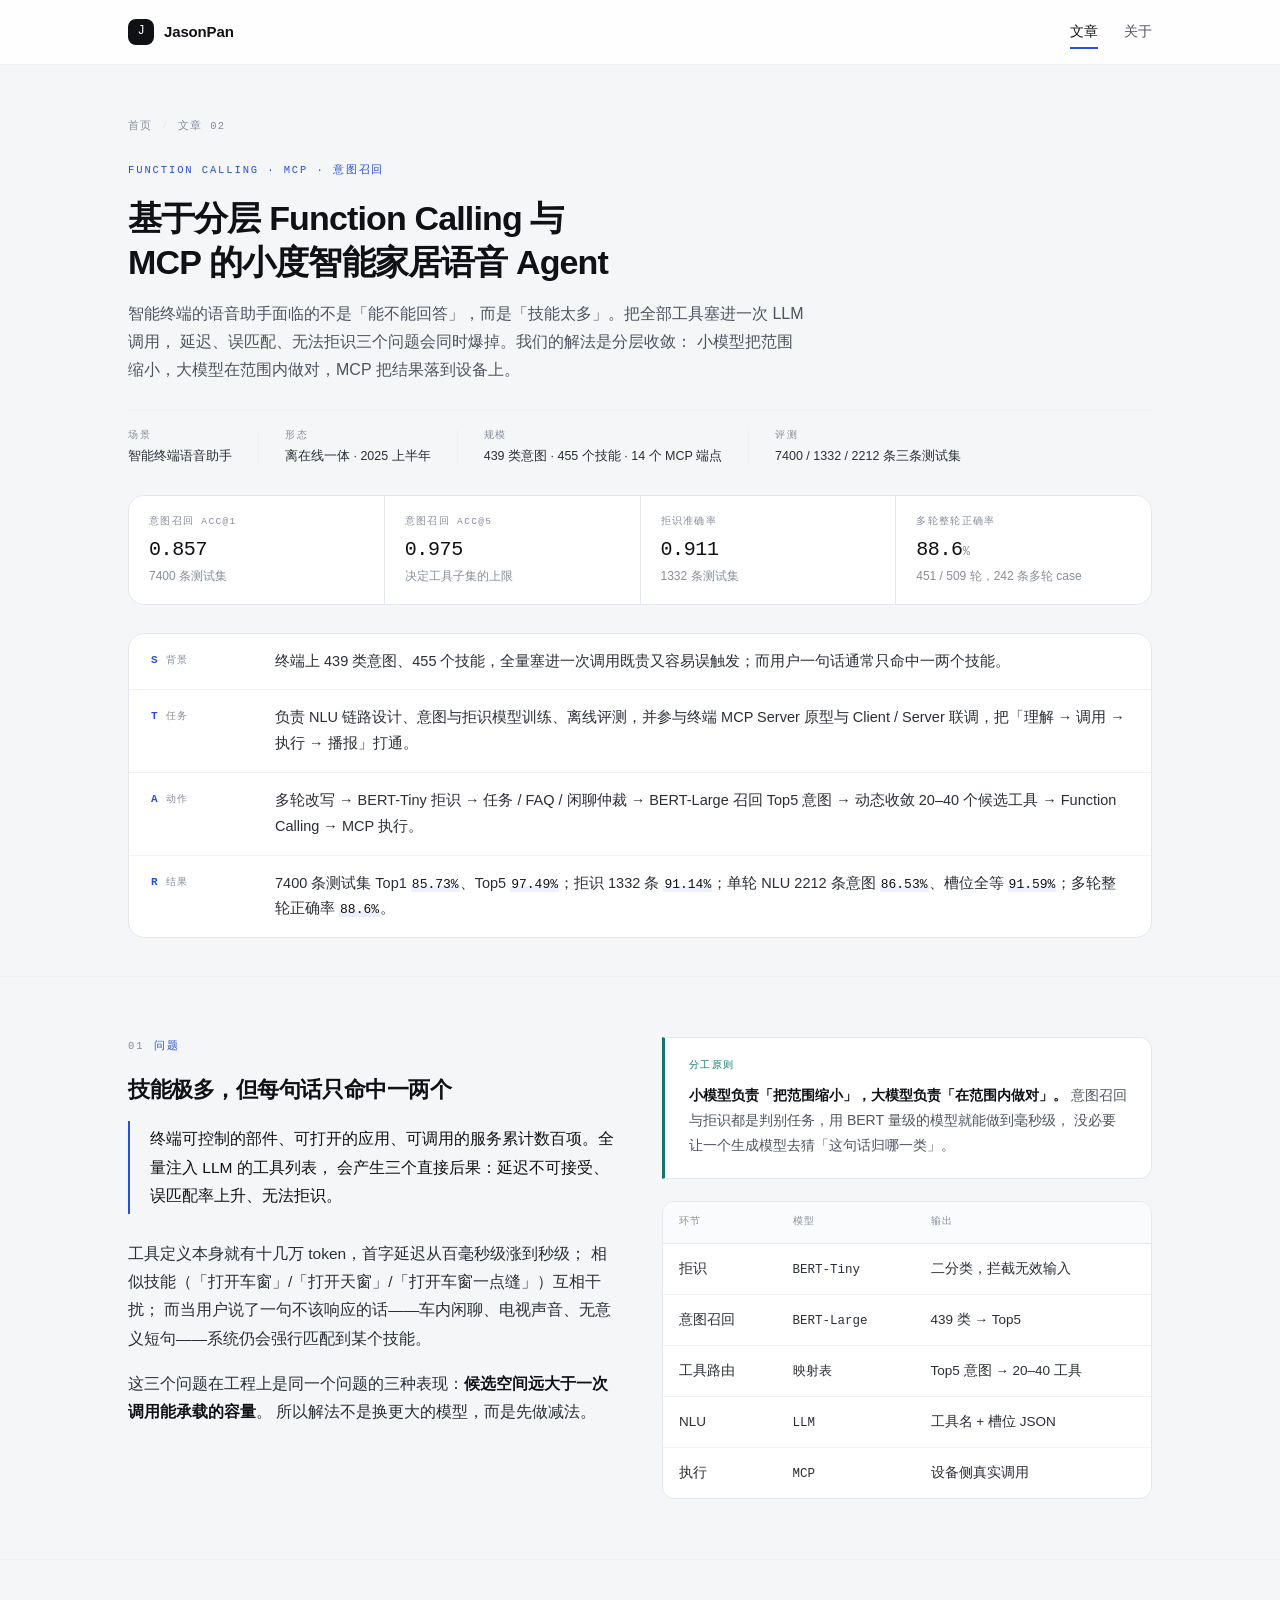
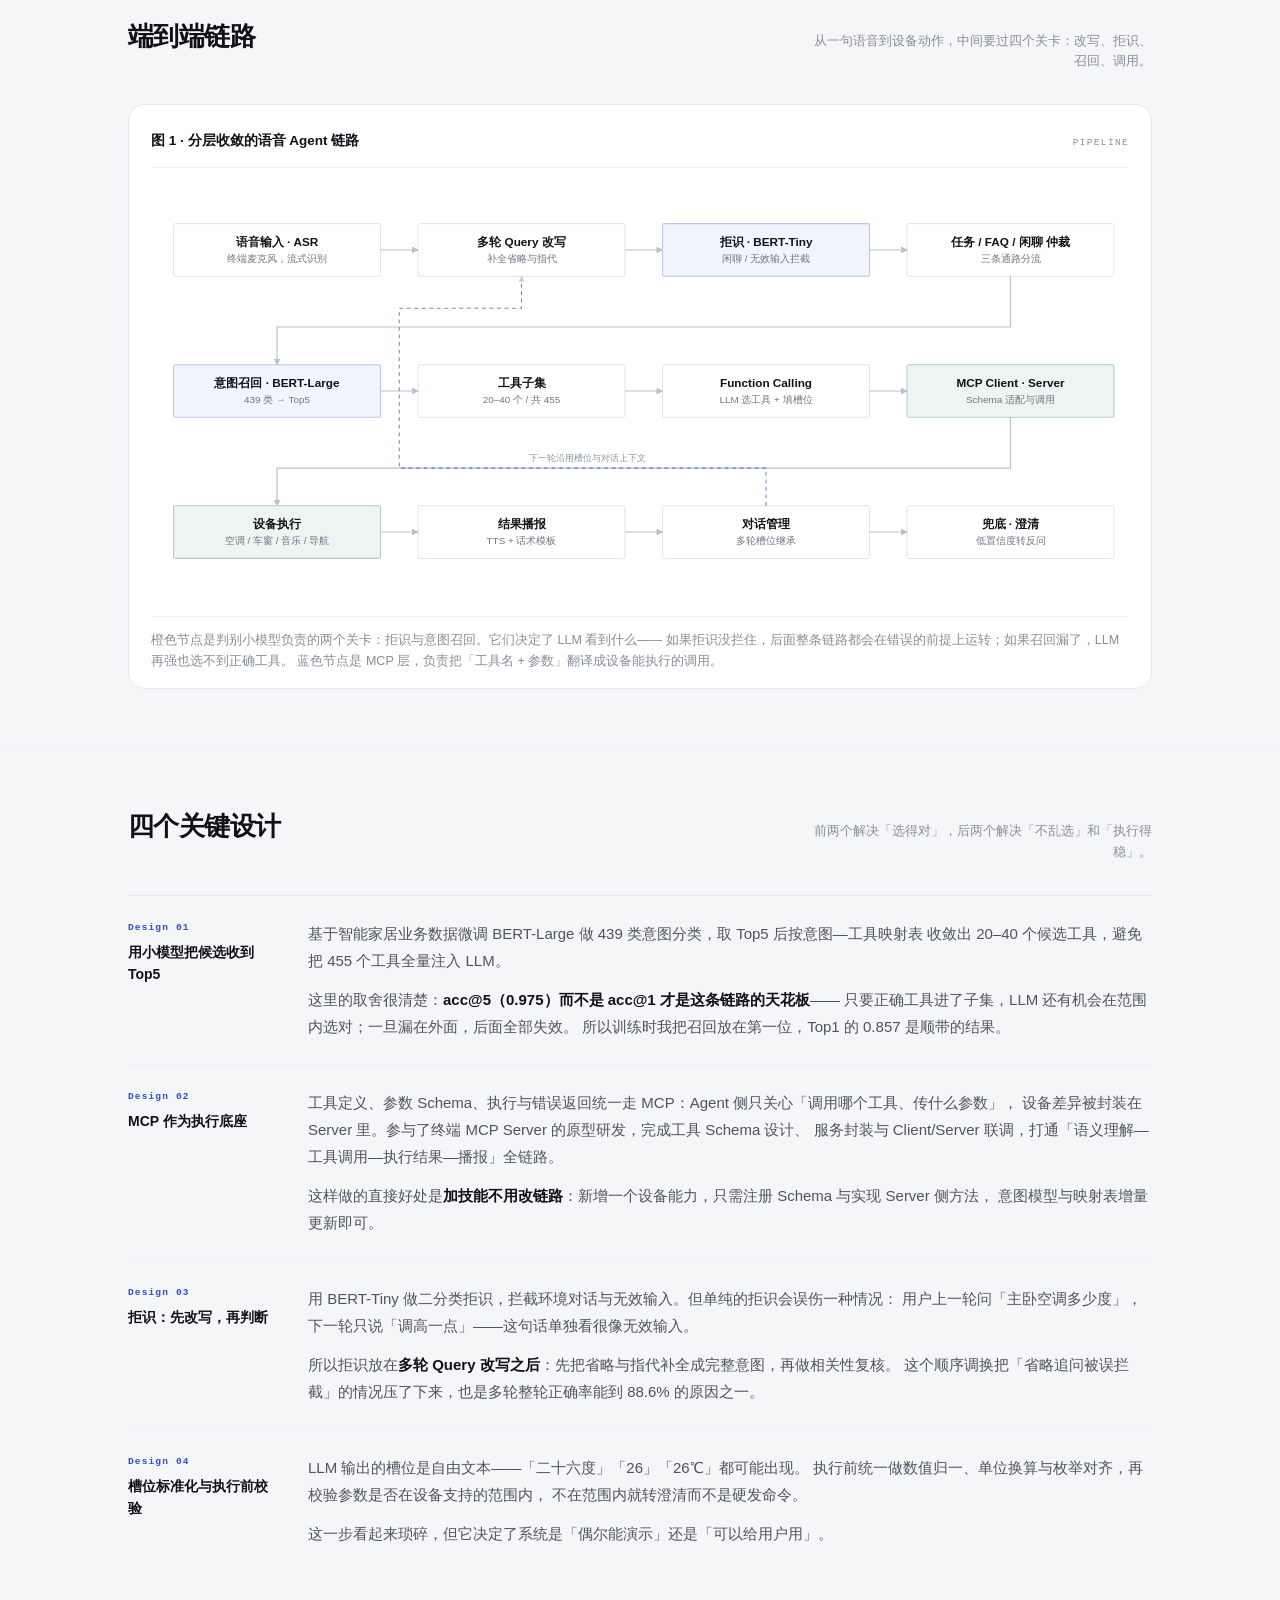
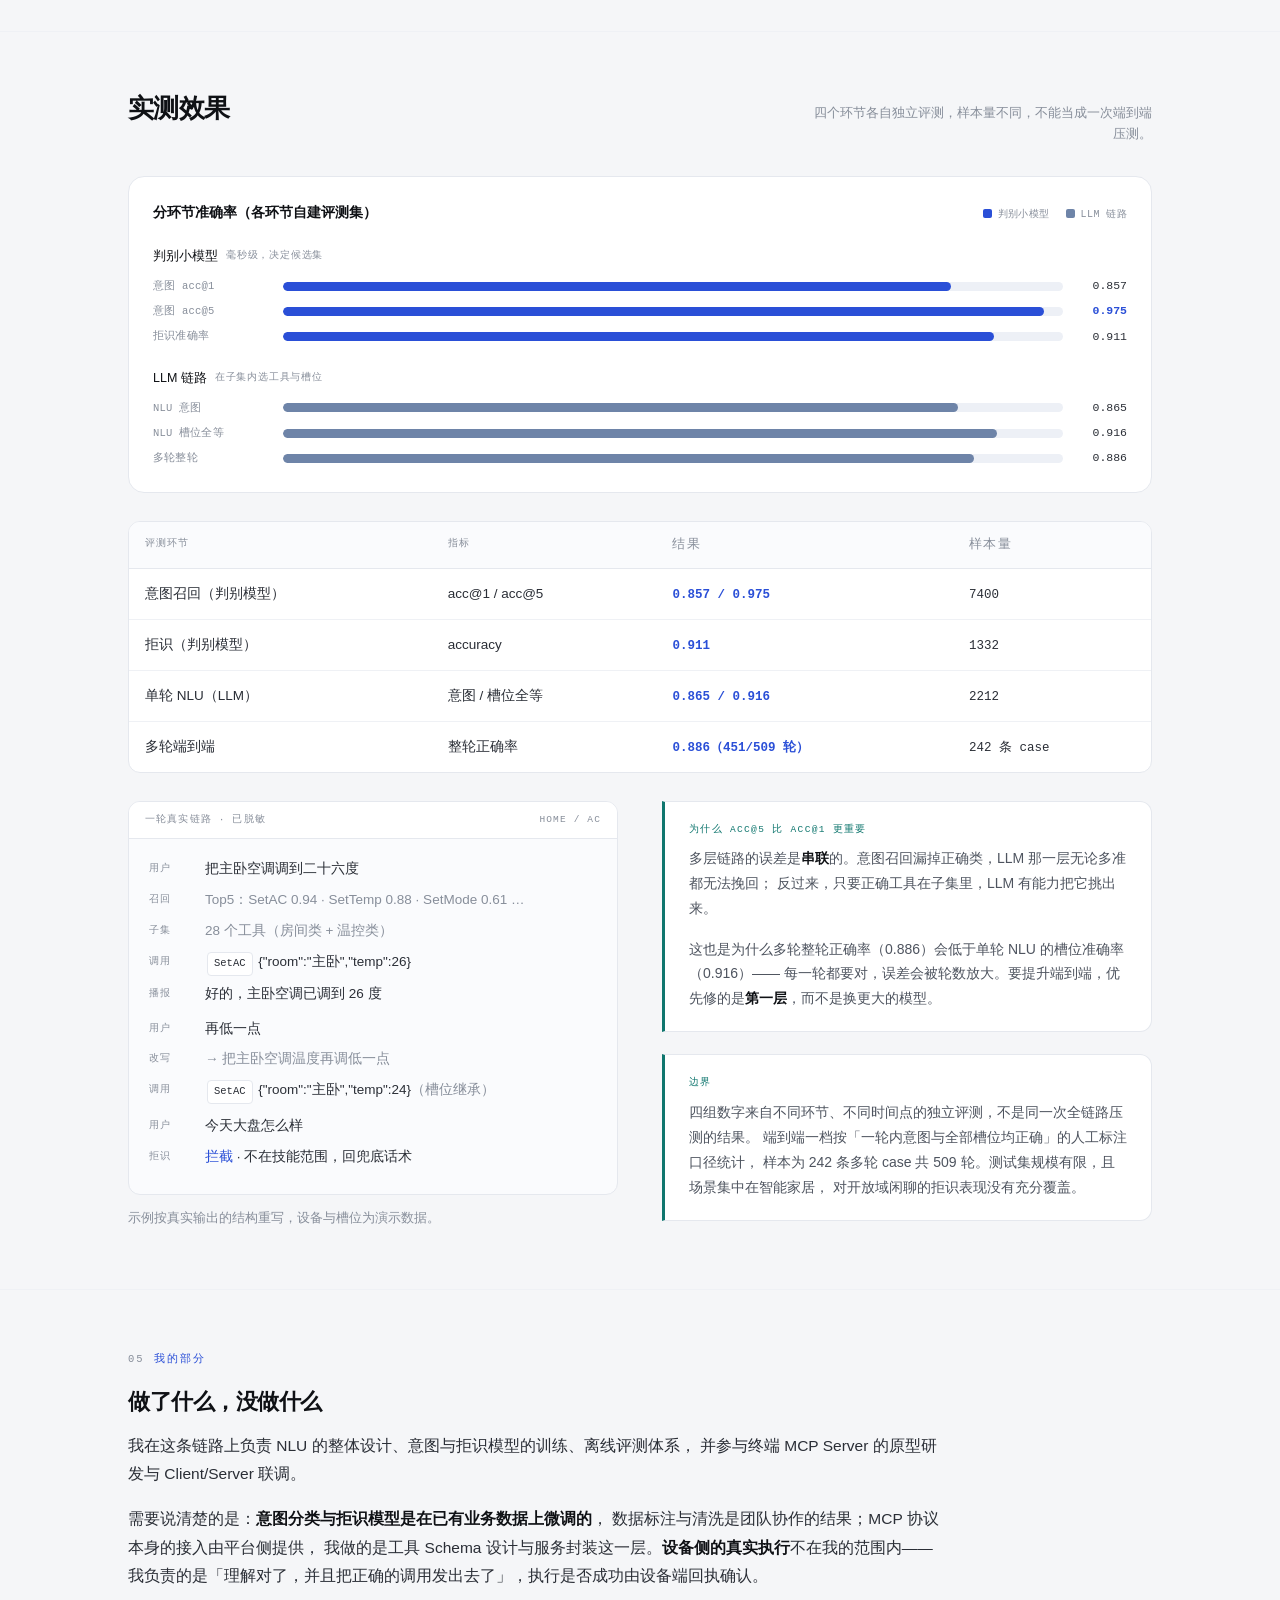
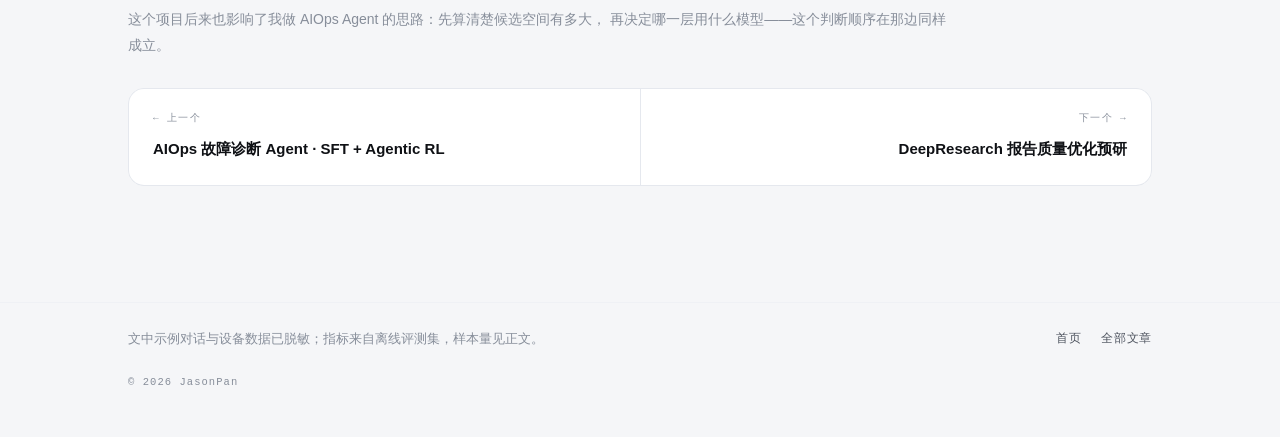
<file: projects/voice-agent.html>
<!DOCTYPE html>
<html lang="zh-CN">
<head>
<meta charset="utf-8">
<meta name="viewport" content="width=device-width, initial-scale=1">
<title>基于分层 Function Calling 与 MCP 的小度智能家居语音 Agent — JasonPan</title>
<meta name="description" content="439 类意图、455 个技能：用小模型守门把候选工具收到 20–40 个，再交给 LLM 做精确的 function calling，MCP 负责把执行落到设备上。">
<link rel="icon" href="data:image/svg+xml,%3Csvg xmlns='http://www.w3.org/2000/svg' viewBox='0 0 32 32'%3E%3Crect width='32' height='32' fill='%230F1115'/%3E%3Ctext x='16' y='22' font-family='monospace' font-size='15' fill='%23FFFFFF' text-anchor='middle'%3EP%3C/text%3E%3C/svg%3E">
<link rel="stylesheet" href="../assets/style.css">
<link rel="canonical" href="https://junjianpan95.github.io/projects/voice-agent.html">
<meta property="og:url" content="https://junjianpan95.github.io/projects/voice-agent.html">
<meta name="theme-color" content="#F5F6F8">
</head>
<body>

<header class="site-head">
  <div class="wrap inner">
    <a class="brand" href="../index.html">
      <span class="mark">J</span>
      <span>JasonPan</span>
    </a>
    <nav class="nav" id="nav">
      <a href="../index.html#posts" aria-current="page">文章</a>
      <a href="../index.html#about">关于</a>
    </nav>
    <button class="nav-toggle" type="button" aria-label="打开导航">菜单</button>
  </div>
</header>

<main>

<div class="doc-hero">
  <div class="wrap">
    <div class="crumb"><a href="../index.html">首页</a><span class="sep">/</span>文章 02</div>
    <span class="eyebrow">Function Calling · MCP · 意图召回</span>
    <h1>基于分层 Function Calling 与 MCP 的小度智能家居语音 Agent</h1>
    <p class="lede">
      智能终端的语音助手面临的不是「能不能回答」，而是「技能太多」。把全部工具塞进一次 LLM 调用，
      延迟、误匹配、无法拒识三个问题会同时爆掉。我们的解法是分层收敛：
      小模型把范围缩小，大模型在范围内做对，MCP 把结果落到设备上。
    </p>

    <div class="doc-meta">
      <div class="m"><span class="k">场景</span><span class="v">智能终端语音助手</span></div>
      <div class="m"><span class="k">形态</span><span class="v">离在线一体 · 2025 上半年</span></div>
      <div class="m"><span class="k">规模</span><span class="v">439 类意图 · 455 个技能 · 14 个 MCP 端点</span></div>
      <div class="m"><span class="k">评测</span><span class="v">7400 / 1332 / 2212 条三条测试集</span></div>
    </div>

    <div class="kpi reveal">
      <div class="cell">
        <span class="k">意图召回 acc@1</span>
        <div class="v">0.857</div>
        <div class="d">7400 条测试集</div>
      </div>
      <div class="cell">
        <span class="k">意图召回 acc@5</span>
        <div class="v">0.975</div>
        <div class="d">决定工具子集的上限</div>
      </div>
      <div class="cell">
        <span class="k">拒识准确率</span>
        <div class="v">0.911</div>
        <div class="d">1332 条测试集</div>
      </div>
      <div class="cell">
        <span class="k">多轮整轮正确率</span>
        <div class="v">88.6<span style="font-size:12px;color:var(--muted)">%</span></div>
        <div class="d">451 / 509 轮，242 条多轮 case</div>
      </div>
    </div>

    <dl class="star reveal">
      <div class="row">
        <dt><b>S</b>背景</dt>
        <dd>终端上 439 类意图、455 个技能，全量塞进一次调用既贵又容易误触发；而用户一句话通常只命中一两个技能。</dd>
      </div>
      <div class="row">
        <dt><b>T</b>任务</dt>
        <dd>负责 NLU 链路设计、意图与拒识模型训练、离线评测，并参与终端 MCP Server 原型与 Client / Server 联调，把「理解 → 调用 → 执行 → 播报」打通。</dd>
      </div>
      <div class="row">
        <dt><b>A</b>动作</dt>
        <dd>多轮改写 → BERT-Tiny 拒识 → 任务 / FAQ / 闲聊仲裁 → BERT-Large 召回 Top5 意图 → 动态收敛 20–40 个候选工具 → Function Calling → MCP 执行。</dd>
      </div>
      <div class="row">
        <dt><b>R</b>结果</dt>
        <dd>7400 条测试集 Top1 <em>85.73%</em>、Top5 <em>97.49%</em>；拒识 1332 条 <em>91.14%</em>；单轮 NLU 2212 条意图 <em>86.53%</em>、槽位全等 <em>91.59%</em>；多轮整轮正确率 <em>88.6%</em>。</dd>
      </div>
    </dl>
  </div>
</div>

<!-- ============ 问题 ============ -->
<section class="section">
  <div class="wrap">
    <div class="cols">
      <div class="prose reveal">
        <span class="eyebrow"><span class="idx">01</span>问题</span>
        <h2>技能极多，但每句话只命中一两个</h2>
        <p class="claim">
          终端可控制的部件、可打开的应用、可调用的服务累计数百项。全量注入 LLM 的工具列表，
          会产生三个直接后果：延迟不可接受、误匹配率上升、无法拒识。
        </p>
        <p>
          工具定义本身就有十几万 token，首字延迟从百毫秒级涨到秒级；
          相似技能（「打开车窗」/「打开天窗」/「打开车窗一点缝」）互相干扰；
          而当用户说了一句不该响应的话——车内闲聊、电视声音、无意义短句——系统仍会强行匹配到某个技能。
        </p>
        <p>
          这三个问题在工程上是同一个问题的三种表现：<strong>候选空间远大于一次调用能承载的容量</strong>。
          所以解法不是换更大的模型，而是先做减法。
        </p>
      </div>

      <div class="reveal">
        <div class="note-box" style="margin-bottom:22px;">
          <span class="h">分工原则</span>
          <p>
            <strong>小模型负责「把范围缩小」，大模型负责「在范围内做对」。</strong>
            意图召回与拒识都是判别任务，用 BERT 量级的模型就能做到毫秒级，
            没必要让一个生成模型去猜「这句话归哪一类」。
          </p>
        </div>
        <div class="table-wrap">
          <table>
            <thead><tr><th>环节</th><th>模型</th><th>输出</th></tr></thead>
            <tbody>
              <tr><td>拒识</td><td class="num">BERT-Tiny</td><td>二分类，拦截无效输入</td></tr>
              <tr><td>意图召回</td><td class="num">BERT-Large</td><td>439 类 → Top5</td></tr>
              <tr><td>工具路由</td><td class="num">映射表</td><td>Top5 意图 → 20–40 工具</td></tr>
              <tr><td>NLU</td><td class="num">LLM</td><td>工具名 + 槽位 JSON</td></tr>
              <tr><td>执行</td><td class="num">MCP</td><td>设备侧真实调用</td></tr>
            </tbody>
          </table>
        </div>
      </div>
    </div>
  </div>
</section>

<!-- ============ 架构 ============ -->
<section class="section">
  <div class="wrap">
    <div class="sec-head reveal">
      <h2>端到端链路</h2>
      <div class="note">从一句语音到设备动作，中间要过四个关卡：改写、拒识、召回、调用。</div>
    </div>

    <figure class="figure reveal">
      <div class="figure-head">
        <span class="t">图 1 · 分层收敛的语音 Agent 链路</span>
        <span class="n">Pipeline</span>
      </div>
      <div class="fig-scroll">
        <svg class="diagram" viewBox="0 0 1040 440" role="img" aria-label="语音 Agent 分层链路图">
          <defs>
            <marker id="ar3" viewBox="0 0 10 10" refX="9" refY="5" markerWidth="6" markerHeight="6" orient="auto-start-reverse">
              <path d="M0,0 L10,5 L0,10 z" fill="#B7C0D0"/>
            </marker>
          </defs>

          <!-- row 1 -->
          <g>
            <rect class="node" x="24" y="40" width="220" height="56" rx="2"/>
            <text class="nd-t" x="134" y="64" text-anchor="middle">语音输入 · ASR</text>
            <text class="nd-s" x="134" y="81" text-anchor="middle">终端麦克风，流式识别</text>

            <rect class="node" x="284" y="40" width="220" height="56" rx="2"/>
            <text class="nd-t" x="394" y="64" text-anchor="middle">多轮 Query 改写</text>
            <text class="nd-s" x="394" y="81" text-anchor="middle">补全省略与指代</text>

            <rect class="node-a" x="544" y="40" width="220" height="56" rx="2"/>
            <text class="nd-t" x="654" y="64" text-anchor="middle">拒识 · BERT-Tiny</text>
            <text class="nd-s" x="654" y="81" text-anchor="middle">闲聊 / 无效输入拦截</text>

            <rect class="node" x="804" y="40" width="220" height="56" rx="2"/>
            <text class="nd-t" x="914" y="64" text-anchor="middle">任务 / FAQ / 闲聊 仲裁</text>
            <text class="nd-s" x="914" y="81" text-anchor="middle">三条通路分流</text>

            <path class="edge" d="M244,68 L284,68" marker-end="url(#ar3)"/>
            <path class="edge" d="M504,68 L544,68" marker-end="url(#ar3)"/>
            <path class="edge" d="M764,68 L804,68" marker-end="url(#ar3)"/>
            <path class="edge" d="M914,96 L914,150 L134,150 L134,190" marker-end="url(#ar3)"/>
          </g>

          <!-- row 2 -->
          <g>
            <rect class="node-a" x="24" y="190" width="220" height="56" rx="2"/>
            <text class="nd-t" x="134" y="214" text-anchor="middle">意图召回 · BERT-Large</text>
            <text class="nd-s" x="134" y="231" text-anchor="middle">439 类 → Top5</text>

            <rect class="node" x="284" y="190" width="220" height="56" rx="2"/>
            <text class="nd-t" x="394" y="214" text-anchor="middle">工具子集</text>
            <text class="nd-s" x="394" y="231" text-anchor="middle">20–40 个 / 共 455</text>

            <rect class="node" x="544" y="190" width="220" height="56" rx="2"/>
            <text class="nd-t" x="654" y="214" text-anchor="middle">Function Calling</text>
            <text class="nd-s" x="654" y="231" text-anchor="middle">LLM 选工具 + 填槽位</text>

            <rect class="node-b" x="804" y="190" width="220" height="56" rx="2"/>
            <text class="nd-t" x="914" y="214" text-anchor="middle">MCP Client · Server</text>
            <text class="nd-s" x="914" y="231" text-anchor="middle">Schema 适配与调用</text>

            <path class="edge" d="M244,218 L284,218" marker-end="url(#ar3)"/>
            <path class="edge" d="M504,218 L544,218" marker-end="url(#ar3)"/>
            <path class="edge" d="M764,218 L804,218" marker-end="url(#ar3)"/>
            <path class="edge" d="M914,246 L914,300 L134,300 L134,340" marker-end="url(#ar3)"/>
          </g>

          <!-- row 3 -->
          <g>
            <rect class="node-b" x="24" y="340" width="220" height="56" rx="2"/>
            <text class="nd-t" x="134" y="364" text-anchor="middle">设备执行</text>
            <text class="nd-s" x="134" y="381" text-anchor="middle">空调 / 车窗 / 音乐 / 导航</text>

            <rect class="node" x="284" y="340" width="220" height="56" rx="2"/>
            <text class="nd-t" x="394" y="364" text-anchor="middle">结果播报</text>
            <text class="nd-s" x="394" y="381" text-anchor="middle">TTS + 话术模板</text>

            <rect class="node" x="544" y="340" width="220" height="56" rx="2"/>
            <text class="nd-t" x="654" y="364" text-anchor="middle">对话管理</text>
            <text class="nd-s" x="654" y="381" text-anchor="middle">多轮槽位继承</text>

            <rect class="node" x="804" y="340" width="220" height="56" rx="2"/>
            <text class="nd-t" x="914" y="364" text-anchor="middle">兜底 · 澄清</text>
            <text class="nd-s" x="914" y="381" text-anchor="middle">低置信度转反问</text>

            <path class="edge" d="M244,368 L284,368" marker-end="url(#ar3)"/>
            <path class="edge" d="M504,368 L544,368" marker-end="url(#ar3)"/>
            <path class="edge" d="M764,368 L804,368" marker-end="url(#ar3)"/>
          </g>

          <!-- 回环到改写 -->
          <path class="edge-d" d="M654,340 L654,300 L264,300 L264,130 L394,130 L394,96" marker-end="url(#ar3)"/>
          <text class="lbl" x="464" y="292" text-anchor="middle">下一轮沿用槽位与对话上下文</text>
        </svg>
      </div>
      <figcaption>
        橙色节点是判别小模型负责的两个关卡：拒识与意图召回。它们决定了 LLM 看到什么——
        如果拒识没拦住，后面整条链路都会在错误的前提上运转；如果召回漏了，LLM 再强也选不到正确工具。
        蓝色节点是 MCP 层，负责把「工具名 + 参数」翻译成设备能执行的调用。
      </figcaption>
    </figure>
  </div>
</section>

<!-- ============ 设计 ============ -->
<section class="section">
  <div class="wrap">
    <div class="sec-head reveal">
      <h2>四个关键设计</h2>
      <div class="note">前两个解决「选得对」，后两个解决「不乱选」和「执行得稳」。</div>
    </div>

    <div class="design-list reveal">
      <div class="design">
        <div class="dt"><span class="n">Design 01</span>用小模型把候选收到 Top5</div>
        <div class="dd">
          <p>
            基于智能家居业务数据微调 BERT-Large 做 439 类意图分类，取 Top5 后按意图—工具映射表
            收敛出 20–40 个候选工具，避免把 455 个工具全量注入 LLM。
          </p>
          <p>
            这里的取舍很清楚：<strong>acc@5（0.975）而不是 acc@1 才是这条链路的天花板</strong>——
            只要正确工具进了子集，LLM 还有机会在范围内选对；一旦漏在外面，后面全部失效。
            所以训练时我把召回放在第一位，Top1 的 0.857 是顺带的结果。
          </p>
        </div>
      </div>

      <div class="design">
        <div class="dt"><span class="n">Design 02</span>MCP 作为执行底座</div>
        <div class="dd">
          <p>
            工具定义、参数 Schema、执行与错误返回统一走 MCP：Agent 侧只关心「调用哪个工具、传什么参数」，
            设备差异被封装在 Server 里。参与了终端 MCP Server 的原型研发，完成工具 Schema 设计、
            服务封装与 Client/Server 联调，打通「语义理解—工具调用—执行结果—播报」全链路。
          </p>
          <p>
            这样做的直接好处是<strong>加技能不用改链路</strong>：新增一个设备能力，只需注册 Schema 与实现 Server 侧方法，
            意图模型与映射表增量更新即可。
          </p>
        </div>
      </div>

      <div class="design">
        <div class="dt"><span class="n">Design 03</span>拒识：先改写，再判断</div>
        <div class="dd">
          <p>
            用 BERT-Tiny 做二分类拒识，拦截环境对话与无效输入。但单纯的拒识会误伤一种情况：
            用户上一轮问「主卧空调多少度」，下一轮只说「调高一点」——这句话单独看很像无效输入。
          </p>
          <p>
            所以拒识放在<strong>多轮 Query 改写之后</strong>：先把省略与指代补全成完整意图，再做相关性复核。
            这个顺序调换把「省略追问被误拦截」的情况压了下来，也是多轮整轮正确率能到 88.6% 的原因之一。
          </p>
        </div>
      </div>

      <div class="design">
        <div class="dt"><span class="n">Design 04</span>槽位标准化与执行前校验</div>
        <div class="dd">
          <p>
            LLM 输出的槽位是自由文本——「二十六度」「26」「26℃」都可能出现。
            执行前统一做数值归一、单位换算与枚举对齐，再校验参数是否在设备支持的范围内，
            不在范围内就转澄清而不是硬发命令。
          </p>
          <p>
            这一步看起来琐碎，但它决定了系统是「偶尔能演示」还是「可以给用户用」。
          </p>
        </div>
      </div>
    </div>
  </div>
</section>

<!-- ============ 效果 ============ -->
<section class="section">
  <div class="wrap">
    <div class="sec-head reveal">
      <h2>实测效果</h2>
      <div class="note">四个环节各自独立评测，样本量不同，不能当成一次端到端压测。</div>
    </div>

    <div class="chart reveal" style="margin-bottom:28px;">
      <div class="chart-head">
        <span class="t">分环节准确率（各环节自建评测集）</span>
        <div class="legend">
          <span><i style="background:#2A4FD7"></i>判别小模型</span>
          <span><i style="background:#6E84A8"></i>LLM 链路</span>
        </div>
      </div>

      <div class="grp">
        <div class="grp-name">判别小模型 <span class="sub">毫秒级，决定候选集</span></div>
        <div class="bar"><span class="nm">意图 acc@1</span><div class="track"><span class="fill" data-w="85.7" style="background:#2A4FD7"></span></div><span class="val">0.857</span></div>
        <div class="bar is-best"><span class="nm">意图 acc@5</span><div class="track"><span class="fill" data-w="97.5" style="background:#2A4FD7"></span></div><span class="val">0.975</span></div>
        <div class="bar"><span class="nm">拒识准确率</span><div class="track"><span class="fill" data-w="91.1" style="background:#2A4FD7"></span></div><span class="val">0.911</span></div>
      </div>

      <div class="grp">
        <div class="grp-name">LLM 链路 <span class="sub">在子集内选工具与槽位</span></div>
        <div class="bar"><span class="nm">NLU 意图</span><div class="track"><span class="fill" data-w="86.5" style="background:#6E84A8"></span></div><span class="val">0.865</span></div>
        <div class="bar"><span class="nm">NLU 槽位全等</span><div class="track"><span class="fill" data-w="91.6" style="background:#6E84A8"></span></div><span class="val">0.916</span></div>
        <div class="bar"><span class="nm">多轮整轮</span><div class="track"><span class="fill" data-w="88.6" style="background:#6E84A8"></span></div><span class="val">0.886</span></div>
      </div>
    </div>

    <div class="table-wrap reveal" style="margin-bottom:28px;">
      <table>
        <thead>
          <tr><th>评测环节</th><th>指标</th><th class="num">结果</th><th class="num">样本量</th></tr>
        </thead>
        <tbody>
          <tr><td>意图召回（判别模型）</td><td>acc@1 / acc@5</td><td class="num best">0.857 / 0.975</td><td class="num">7400</td></tr>
          <tr><td>拒识（判别模型）</td><td>accuracy</td><td class="num best">0.911</td><td class="num">1332</td></tr>
          <tr><td>单轮 NLU（LLM）</td><td>意图 / 槽位全等</td><td class="num best">0.865 / 0.916</td><td class="num">2212</td></tr>
          <tr><td>多轮端到端</td><td>整轮正确率</td><td class="num best">0.886（451/509 轮）</td><td class="num">242 条 case</td></tr>
        </tbody>
      </table>
    </div>

    <div class="cols">
      <div class="reveal">
        <div class="sample">
          <div class="sample-bar">
            <span>一轮真实链路 · 已脱敏</span>
            <span>home / ac</span>
          </div>
          <div class="sample-body">
            <div class="line"><span class="who">用户</span><span class="txt">把主卧空调调到二十六度</span></div>
            <div class="line"><span class="who">召回</span><span class="txt dim">Top5：SetAC 0.94 · SetTemp 0.88 · SetMode 0.61 …</span></div>
            <div class="line"><span class="who">子集</span><span class="txt dim">28 个工具（房间类 + 温控类）</span></div>
            <div class="line"><span class="who">调用</span><span class="txt"><span class="chip">SetAC</span> {"room":"主卧","temp":26}</span></div>
            <div class="line"><span class="who">播报</span><span class="txt">好的，主卧空调已调到 26 度</span></div>
            <div class="line" style="margin-top:10px;"><span class="who">用户</span><span class="txt">再低一点</span></div>
            <div class="line"><span class="who">改写</span><span class="txt dim">→ 把主卧空调温度再调低一点</span></div>
            <div class="line"><span class="who">调用</span><span class="txt"><span class="chip">SetAC</span> {"room":"主卧","temp":24}<span class="dim">（槽位继承）</span></span></div>
            <div class="line" style="margin-top:10px;"><span class="who">用户</span><span class="txt">今天大盘怎么样</span></div>
            <div class="line"><span class="who">拒识</span><span class="txt"><span class="hl">拦截</span> · 不在技能范围，回兜底话术</span></div>
          </div>
        </div>
        <p style="font-size:12.5px;color:var(--muted);margin-top:12px;">
          示例按真实输出的结构重写，设备与槽位为演示数据。
        </p>
      </div>

      <div class="reveal">
        <div class="note-box" style="margin-bottom:22px;">
          <span class="h">为什么 acc@5 比 acc@1 更重要</span>
          <p>
            多层链路的误差是<strong>串联</strong>的。意图召回漏掉正确类，LLM 那一层无论多准都无法挽回；
            反过来，只要正确工具在子集里，LLM 有能力把它挑出来。
          </p>
          <p>
            这也是为什么多轮整轮正确率（0.886）会低于单轮 NLU 的槽位准确率（0.916）——
            每一轮都要对，误差会被轮数放大。要提升端到端，优先修的是<strong>第一层</strong>，而不是换更大的模型。
          </p>
        </div>
        <div class="note-box">
          <span class="h">边界</span>
          <p>
            四组数字来自不同环节、不同时间点的独立评测，不是同一次全链路压测的结果。
            端到端一档按「一轮内意图与全部槽位均正确」的人工标注口径统计，
            样本为 242 条多轮 case 共 509 轮。测试集规模有限，且场景集中在智能家居，
            对开放域闲聊的拒识表现没有充分覆盖。
          </p>
        </div>
      </div>
    </div>
  </div>
</section>

<!-- ============ 我的部分 ============ -->
<section class="section">
  <div class="wrap">
    <div class="prose reveal" style="max-width:820px;">
      <span class="eyebrow"><span class="idx">05</span>我的部分</span>
      <h2 style="margin-bottom:16px;">做了什么，没做什么</h2>
      <p>
        我在这条链路上负责 NLU 的整体设计、意图与拒识模型的训练、离线评测体系，
        并参与终端 MCP Server 的原型研发与 Client/Server 联调。
      </p>
      <p>
        需要说清楚的是：<strong>意图分类与拒识模型是在已有业务数据上微调的</strong>，
        数据标注与清洗是团队协作的结果；MCP 协议本身的接入由平台侧提供，
        我做的是工具 Schema 设计与服务封装这一层。<strong>设备侧的真实执行</strong>不在我的范围内——
        我负责的是「理解对了，并且把正确的调用发出去了」，执行是否成功由设备端回执确认。
      </p>
      <p class="muted" style="color:var(--muted);font-size:14px;">
        这个项目后来也影响了我做 AIOps Agent 的思路：先算清楚候选空间有多大，
        再决定哪一层用什么模型——这个判断顺序在那边同样成立。
      </p>
    </div>

    <div class="pager reveal" style="margin-top:30px;">
      <a href="aiops.html">
        <span class="dir">← 上一个</span>
        <span class="ttl">AIOps 故障诊断 Agent · SFT + Agentic RL</span>
      </a>
      <a class="next" href="deepresearch.html">
        <span class="dir">下一个 →</span>
        <span class="ttl">DeepResearch 报告质量优化预研</span>
      </a>
    </div>
  </div>
</section>

</main>

<footer class="site-foot">
  <div class="wrap">
    <div class="foot-top">
      <div class="foot-note">
        文中示例对话与设备数据已脱敏；指标来自离线评测集，样本量见正文。
      </div>
      <div class="foot-links">
        <a href="../index.html">首页</a>
        <a href="../index.html#posts">全部文章</a>
      </div>
    </div>
    <div style="font-family:var(--mono);font-size:10.5px;letter-spacing:.1em;color:var(--muted);">© <span id="yr">2026</span> JasonPan</div>
  </div>
</footer>

<script src="../assets/app.js"></script>
</body>
</html>
</file>
<file: assets/style.css>
/* =========================================================
   JasonPan · Agent Engineering Notes
   Design system: soft gray canvas / white cards / indigo ink
   ========================================================= */

:root {
  --bg:        #F5F6F8;
  --surface:   #FFFFFF;
  --surface-2: #FAFBFD;

  --ink:       #0F1115;
  --ink-2:     #2A2E36;
  --ink-3:     #4E545F;
  --muted:     #878E9A;

  --line:      #E5E8EE;
  --line-2:    #EFF1F5;

  --accent:      #2A4FD7;
  --accent-2:    #4A6BE8;
  --accent-soft: #ECF0FE;

  --teal:      #0F766E;
  --teal-soft: #E8F4F1;

  --sans: -apple-system, BlinkMacSystemFont, "Segoe UI", "PingFang SC",
          "Hiragino Sans GB", "Microsoft YaHei", "Source Han Sans SC", sans-serif;
  --mono: "SF Mono", "JetBrains Mono", "Cascadia Mono", "Consolas",
          "Liberation Mono", Menlo, monospace;

  --max: 1080px;
  --r: 16px;
  --r-sm: 12px;

  --sh-1: 0 1px 2px rgba(15, 17, 21, .04), 0 2px 8px rgba(15, 17, 21, .035);
  --sh-2: 0 14px 30px -14px rgba(15, 17, 21, .20), 0 2px 6px rgba(15, 17, 21, .05);
}

* { box-sizing: border-box; }

html {
  -webkit-text-size-adjust: 100%;
  scroll-behavior: smooth;
}

body {
  margin: 0;
  background: var(--bg);
  color: var(--ink-2);
  font-family: var(--sans);
  font-size: 16px;
  line-height: 1.76;
  -webkit-font-smoothing: antialiased;
  text-rendering: optimizeLegibility;
}

.wrap {
  width: 100%;
  max-width: var(--max);
  margin: 0 auto;
  padding: 0 28px;
  position: relative;
}

a { color: inherit; text-decoration: none; }
img { max-width: 100%; display: block; }

::selection { background: var(--accent); color: #fff; }

/* ---------- typography ---------- */

h1, h2, h3, h4 {
  color: var(--ink);
  font-weight: 600;
  letter-spacing: -.02em;
  line-height: 1.26;
  margin: 0;
}

.eyebrow {
  font-family: var(--mono);
  font-size: 10.5px;
  letter-spacing: .18em;
  text-transform: uppercase;
  color: var(--accent);
  display: block;
  margin-bottom: 16px;
}

.eyebrow .idx { color: var(--muted); margin-right: 10px; }

.lede { font-size: 17.5px; line-height: 1.75; color: var(--ink-3); }

p { margin: 0 0 1.1em; }
p:last-child { margin-bottom: 0; }

strong { color: var(--ink); font-weight: 600; }

code, .mono { font-family: var(--mono); font-size: .88em; }

em {
  font-style: normal;
  background: linear-gradient(transparent 62%, var(--accent-soft) 62%);
  padding: 0 .08em;
}

.muted { color: var(--muted); }

/* ---------- header ---------- */

.site-head {
  position: sticky;
  top: 0;
  z-index: 40;
  background: rgba(255, 255, 255, .84);
  backdrop-filter: saturate(180%) blur(16px);
  -webkit-backdrop-filter: saturate(180%) blur(16px);
  border-bottom: 1px solid var(--line-2);
}

.site-head .inner {
  display: flex;
  align-items: center;
  justify-content: space-between;
  height: 64px;
}

.brand {
  display: flex;
  align-items: center;
  gap: 10px;
  font-size: 15px;
  font-weight: 600;
  color: var(--ink);
  letter-spacing: -.01em;
}

.brand .mark {
  width: 26px; height: 26px;
  border-radius: 8px;
  display: grid;
  place-items: center;
  font-family: var(--mono);
  font-size: 12px;
  font-weight: 500;
  background: var(--ink);
  color: #fff;
}

.brand .sub {
  font-family: var(--mono);
  font-size: 9.5px;
  letter-spacing: .16em;
  text-transform: uppercase;
  color: var(--muted);
  padding-left: 11px;
  margin-left: 2px;
  border-left: 1px solid var(--line);
  line-height: 1;
  margin-top: 1px;
}

.nav {
  display: flex;
  align-items: center;
  gap: 26px;
  font-size: 13.5px;
  color: var(--ink-3);
}

.nav a { position: relative; padding: 4px 0; transition: color .2s; }
.nav a::after {
  content: "";
  position: absolute;
  left: 0; bottom: -1px;
  width: 100%; height: 1.5px;
  background: var(--accent);
  transform: scaleX(0);
  transform-origin: left;
  transition: transform .28s cubic-bezier(.2, .7, .3, 1);
}
.nav a:hover { color: var(--ink); }
.nav a:hover::after,
.nav a[aria-current="page"]::after { transform: scaleX(1); }
.nav a[aria-current="page"] { color: var(--ink); }

.nav-toggle {
  display: none;
  border: 1px solid var(--line);
  background: var(--surface);
  border-radius: 9px;
  padding: 7px 11px;
  font-family: var(--mono);
  font-size: 11px;
  letter-spacing: .08em;
  color: var(--ink);
  cursor: pointer;
}

/* ---------- home : masthead ---------- */

.masthead { padding: 84px 0 44px; }

.masthead .kicker {
  font-family: var(--mono);
  font-size: 10.5px;
  letter-spacing: .2em;
  text-transform: uppercase;
  color: var(--accent);
  margin: 0 0 20px;
}

.masthead h1 {
  font-size: clamp(32px, 4.6vw, 48px);
  line-height: 1.16;
  letter-spacing: -.035em;
  margin-bottom: 22px;
}

.masthead .sub {
  font-size: 16.5px;
  line-height: 1.72;
  color: var(--ink-3);
  max-width: 520px;
  margin: 0;
}

/* ---------- home : card grid ---------- */

.posts { padding: 12px 0 8px; }

.cards {
  display: grid;
  grid-template-columns: repeat(3, minmax(0, 1fr));
  gap: 24px;
}

.post {
  display: flex;
  flex-direction: column;
  background: var(--surface);
  border: 1px solid var(--line);
  border-radius: var(--r);
  overflow: hidden;
  box-shadow: var(--sh-1);
  transition: transform .3s cubic-bezier(.2, .7, .3, 1),
              box-shadow .3s, border-color .3s;
}

.post:hover {
  transform: translateY(-4px);
  box-shadow: var(--sh-2);
  border-color: #D3DAE8;
}

.post-media {
  position: relative;
  aspect-ratio: 16 / 10;
  background: #EDF1F7;
  border-bottom: 1px solid var(--line-2);
  overflow: hidden;
}

.post-media img {
  width: 100%;
  height: 100%;
  object-fit: cover;
}

.post-body {
  display: flex;
  flex-direction: column;
  flex: 1;
  padding: 20px 22px 18px;
}

.post-meta {
  font-family: var(--mono);
  font-size: 10px;
  letter-spacing: .14em;
  text-transform: uppercase;
  color: var(--muted);
  margin-bottom: 10px;
}

.post h2 {
  font-size: 16.5px;
  text-wrap: balance;
  line-height: 1.5;
  letter-spacing: -.005em;
  margin: 0 0 9px;
}

.post p {
  font-size: 13.8px;
  line-height: 1.72;
  color: var(--ink-3);
  margin: 0;
}

.post-foot {
  display: flex;
  align-items: center;
  justify-content: space-between;
  gap: 12px;
  margin-top: auto;
  padding-top: 18px;
}

.post-tag {
  font-family: var(--mono);
  font-size: 10px;
  letter-spacing: .04em;
  color: var(--muted);
}

.post-arrow {
  color: var(--accent);
  font-size: 15px;
  line-height: 1;
  transition: transform .3s cubic-bezier(.2, .7, .3, 1);
}

.post:hover .post-arrow { transform: translateX(4px); }

/* 防止中文词被拆到两行 */
.nw { white-space: nowrap; }

/* ---------- home : about ---------- */

.about { padding: 56px 0 8px; }

.about p {
  font-size: 14.5px;
  line-height: 1.8;
  color: var(--ink-3);
  max-width: 620px;
  margin: 0;
}

.about .slogan {
  font-size: 17px;
  line-height: 1.72;
  color: var(--ink-2);
  letter-spacing: -.005em;
  padding-left: 18px;
  border-left: 2px solid var(--accent);
}

/* ---------- footer ---------- */

.site-foot {
  margin-top: 56px;
  padding: 26px 0 46px;
  border-top: 1px solid var(--line-2);
}

.foot-row {
  display: flex;
  align-items: center;
  justify-content: space-between;
  gap: 20px;
  flex-wrap: wrap;
  font-family: var(--mono);
  font-size: 11px;
  letter-spacing: .06em;
  color: var(--muted);
}

.foot-top {
  display: flex;
  justify-content: space-between;
  gap: 30px;
  flex-wrap: wrap;
  margin-bottom: 22px;
}

.foot-note {
  max-width: 620px;
  line-height: 1.75;
  font-size: 12.5px;
  color: var(--muted);
}

.foot-links {
  display: flex;
  gap: 20px;
  font-family: var(--mono);
  font-size: 11.5px;
  letter-spacing: .06em;
  text-transform: uppercase;
}

.foot-links a { color: var(--ink-3); }
.foot-links a:hover { color: var(--accent); }

/* =========================================================
   Article pages
   ========================================================= */

.doc-hero {
  padding: 52px 0 38px;
  border-bottom: 1px solid var(--line-2);
}

.crumb {
  font-family: var(--mono);
  font-size: 10.5px;
  letter-spacing: .12em;
  text-transform: uppercase;
  color: var(--muted);
  display: flex;
  align-items: center;
  gap: 9px;
  margin-bottom: 26px;
}

.crumb a { color: var(--muted); transition: color .2s; }
.crumb a:hover { color: var(--accent); }
.crumb .sep { color: var(--line); }

.doc-hero h1 {
  font-size: clamp(25px, 3.2vw, 34px);
  line-height: 1.3;
  letter-spacing: -.025em;
  margin-bottom: 16px;
  max-width: 820px;
  text-wrap: balance;
}

.doc-hero .lede { max-width: 680px; font-size: 16px; }

.doc-meta {
  display: flex;
  flex-wrap: wrap;
  margin-top: 26px;
  padding-top: 18px;
  border-top: 1px solid var(--line-2);
  font-size: 12.5px;
}

.doc-meta .m {
  padding-right: 26px;
  margin-right: 26px;
  border-right: 1px solid var(--line-2);
  line-height: 1.5;
}
.doc-meta .m:last-child { border-right: 0; margin-right: 0; }

.doc-meta .k {
  display: block;
  font-family: var(--mono);
  font-size: 9.5px;
  letter-spacing: .16em;
  text-transform: uppercase;
  color: var(--muted);
  margin-bottom: 3px;
}

.doc-meta .v { color: var(--ink-2); }

/* key numbers */

.kpi {
  display: grid;
  grid-template-columns: repeat(4, 1fr);
  gap: 1px;
  background: var(--line);
  border: 1px solid var(--line);
  border-radius: var(--r);
  overflow: hidden;
  margin: 30px 0 0;
}

.kpi .cell {
  background: var(--surface);
  padding: 18px 20px;
}

.kpi .k {
  font-family: var(--mono);
  font-size: 9.5px;
  letter-spacing: .14em;
  text-transform: uppercase;
  color: var(--muted);
  display: block;
  margin-bottom: 7px;
}

.kpi .v {
  font-family: var(--mono);
  font-size: 20px;
  color: var(--ink);
  letter-spacing: -.02em;
  line-height: 1.2;
}

.kpi .v .a { color: var(--accent); }
.kpi .d { font-size: 12px; color: var(--muted); margin-top: 5px; line-height: 1.55; }

/* ---------- sections ---------- */

.section { padding: 60px 0; }
.section + .section { border-top: 1px solid var(--line-2); }

.sec-head {
  display: flex;
  align-items: baseline;
  justify-content: space-between;
  gap: 24px;
  margin-bottom: 32px;
}

.sec-head h2 { font-size: clamp(21px, 2.3vw, 26px); }

.sec-head .note {
  font-size: 13px;
  color: var(--muted);
  text-align: right;
  max-width: 340px;
  line-height: 1.6;
}

.cols {
  display: grid;
  grid-template-columns: 1fr 1fr;
  gap: 44px;
}

/* ---------- prose ---------- */

.prose { max-width: 760px; }
.prose h2 { font-size: 22px; margin: 0 0 18px; padding-top: 4px; }
.prose h3 { font-size: 16px; margin: 28px 0 10px; }
.prose p { font-size: 15.5px; line-height: 1.82; }
.prose ul { margin: 0 0 1.1em; padding-left: 18px; }
.prose li { font-size: 15.5px; line-height: 1.8; margin-bottom: .4em; }
.prose li::marker { color: #C2C8D4; }

.claim {
  border-left: 2px solid var(--accent);
  padding: 4px 0 4px 20px;
  margin: 0 0 26px;
  font-size: 16.5px;
  line-height: 1.75;
  color: var(--ink);
}

/* ---------- figure / diagram ---------- */

.figure {
  margin: 0;
  border: 1px solid var(--line);
  background: var(--surface);
  border-radius: var(--r);
  padding: 24px 22px 16px;
}

.figure-head {
  display: flex;
  align-items: baseline;
  justify-content: space-between;
  gap: 16px;
  margin-bottom: 18px;
  padding-bottom: 14px;
  border-bottom: 1px solid var(--line-2);
}

.figure-head .t { font-size: 13.5px; color: var(--ink); font-weight: 600; }

.figure-head .n {
  font-family: var(--mono);
  font-size: 9.5px;
  letter-spacing: .14em;
  text-transform: uppercase;
  color: var(--muted);
}

.fig-scroll { overflow-x: auto; -webkit-overflow-scrolling: touch; }
.fig-scroll svg { display: block; width: 100%; height: auto; min-width: 700px; }

.figure figcaption {
  margin-top: 16px;
  padding-top: 13px;
  border-top: 1px solid var(--line-2);
  font-size: 12.5px;
  color: var(--muted);
  line-height: 1.7;
}

.diagram text { font-family: var(--sans); }
.diagram .nd-t { font-size: 12.5px; font-weight: 600; fill: #0F1115; }
.diagram .nd-s { font-size: 10.5px; fill: #6E7684; }
.diagram .grp-t {
  font-family: var(--mono);
  font-size: 9.5px;
  letter-spacing: .14em;
  text-transform: uppercase;
  fill: #2A4FD7;
}
.diagram .lbl { font-size: 10px; fill: #8B93A1; }
.diagram .edge { stroke: #B7C0D0; stroke-width: 1.2; fill: none; }
.diagram .edge-d { stroke: #2A4FD7; stroke-width: 1.1; fill: none; stroke-dasharray: 4 4; opacity: .7; }
.diagram .node { fill: #FFFFFF; stroke: #DDE2EC; stroke-width: 1; }
.diagram .node-a { fill: #F2F5FE; stroke: #B9C6EE; stroke-width: 1.1; }
.diagram .node-b { fill: #EDF5F3; stroke: #AFCFC7; stroke-width: 1.1; }
.diagram .grp { fill: #FAFBFD; stroke: #E3E8F0; stroke-width: 1; stroke-dasharray: 3 3; }

/* ---------- design blocks ---------- */

.design {
  display: grid;
  grid-template-columns: 150px minmax(0, 1fr);
  gap: 30px;
  padding: 24px 0;
  border-top: 1px solid var(--line-2);
}

.design:first-child { border-top: 1px solid var(--line); }

.design .dt { font-size: 14px; color: var(--ink); font-weight: 600; line-height: 1.6; }

.design .dt .n {
  display: block;
  font-family: var(--mono);
  font-size: 9.5px;
  letter-spacing: .12em;
  color: var(--accent);
  margin-bottom: 6px;
}

.design .dd { font-size: 15px; line-height: 1.8; color: var(--ink-3); }
.design .dd p { margin-bottom: .8em; }
.design .dd p:last-child { margin-bottom: 0; }

/* ---------- tables ---------- */

.table-wrap {
  border: 1px solid var(--line);
  border-radius: var(--r-sm);
  overflow-x: auto;
  -webkit-overflow-scrolling: touch;
  background: var(--surface);
}

table { width: 100%; border-collapse: collapse; font-size: 13.5px; }

thead th {
  text-align: left;
  font-family: var(--mono);
  font-size: 9.5px;
  letter-spacing: .12em;
  text-transform: uppercase;
  color: var(--muted);
  font-weight: 500;
  padding: 12px 16px;
  border-bottom: 1px solid var(--line);
  background: var(--surface-2);
  white-space: nowrap;
}

tbody td {
  padding: 13px 16px;
  border-bottom: 1px solid var(--line-2);
  color: var(--ink-2);
  vertical-align: baseline;
}

tbody tr:last-child td { border-bottom: 0; }
tbody tr.hl { background: var(--accent-soft); }
tbody tr.hl td { color: var(--ink); }
td.num, th.num { font-family: var(--mono); font-size: 12.5px; }

.best { color: var(--accent); font-weight: 600; }

/* ---------- bar chart ---------- */

.chart {
  border: 1px solid var(--line);
  background: var(--surface);
  border-radius: var(--r);
  padding: 24px 24px 18px;
}

.chart-head {
  display: flex;
  align-items: baseline;
  justify-content: space-between;
  gap: 16px;
  margin-bottom: 20px;
}

.chart-head .t { font-size: 13.5px; font-weight: 600; color: var(--ink); }

.legend {
  display: flex;
  gap: 16px;
  flex-wrap: wrap;
  font-family: var(--mono);
  font-size: 10px;
  color: var(--muted);
  letter-spacing: .04em;
}

.legend i {
  display: inline-block;
  width: 9px; height: 9px;
  border-radius: 2px;
  margin-right: 6px;
  vertical-align: -1px;
}

.grp { margin-bottom: 20px; }
.grp:last-child { margin-bottom: 0; }

.grp-name {
  font-size: 12.5px;
  color: var(--ink);
  margin-bottom: 9px;
  display: flex;
  align-items: center;
  gap: 8px;
}

.grp-name .sub { font-family: var(--mono); font-size: 10px; color: var(--muted); letter-spacing: .08em; }

.bar {
  display: grid;
  grid-template-columns: 118px minmax(0, 1fr) 52px;
  align-items: center;
  gap: 12px;
  margin-bottom: 5px;
}

.bar .nm { font-family: var(--mono); font-size: 10.5px; color: var(--muted); letter-spacing: .02em; }

.bar .track {
  height: 9px;
  background: #EDF0F6;
  border-radius: 5px;
  overflow: hidden;
}

.bar .fill {
  display: block;
  height: 100%;
  width: 0;
  border-radius: 5px;
  transition: width 1s cubic-bezier(.2, .8, .25, 1);
}

.bar .val { font-family: var(--mono); font-size: 11.5px; color: var(--ink-2); text-align: right; }
.bar.is-best .val { color: var(--accent); font-weight: 600; }

/* ---------- sample output ---------- */

.sample {
  border: 1px solid var(--line);
  border-radius: var(--r-sm);
  background: var(--surface-2);
  overflow: hidden;
}

.sample-bar {
  display: flex;
  align-items: center;
  justify-content: space-between;
  padding: 10px 16px;
  border-bottom: 1px solid var(--line);
  font-family: var(--mono);
  font-size: 9.5px;
  letter-spacing: .12em;
  text-transform: uppercase;
  color: var(--muted);
  background: var(--surface);
}

.sample-body {
  padding: 18px 20px;
  font-size: 13.5px;
  line-height: 1.85;
  color: var(--ink-2);
}

.sample-body .line { display: flex; gap: 10px; margin-bottom: 6px; }
.sample-body .who {
  font-family: var(--mono);
  font-size: 9.5px;
  letter-spacing: .08em;
  color: var(--muted);
  min-width: 46px;
  padding-top: 3px;
  text-transform: uppercase;
}
.sample-body .txt { flex: 1; }
.sample-body .hl { color: var(--accent); }
.sample-body .dim { color: var(--muted); }

.chip {
  display: inline-block;
  font-family: var(--mono);
  font-size: 10.5px;
  padding: 1px 6px;
  border: 1px solid var(--line);
  border-radius: 4px;
  background: var(--surface);
  color: var(--ink-2);
  margin: 0 2px;
}

/* ---------- callout ---------- */

.note-box {
  border: 1px solid var(--line);
  border-left: 3px solid var(--teal);
  background: var(--surface);
  border-radius: 0 var(--r-sm) var(--r-sm) 0;
  padding: 20px 24px;
  font-size: 14px;
  line-height: 1.78;
  color: var(--ink-3);
}

.note-box .h {
  font-family: var(--mono);
  font-size: 9.5px;
  letter-spacing: .14em;
  text-transform: uppercase;
  color: var(--teal);
  display: block;
  margin-bottom: 8px;
}

.note-box p:last-child { margin-bottom: 0; }

/* ---------- tags ---------- */

.tags { display: flex; flex-wrap: wrap; gap: 6px; }

.tag {
  font-family: var(--mono);
  font-size: 10.5px;
  letter-spacing: .04em;
  color: var(--ink-3);
  border: 1px solid var(--line);
  background: var(--surface);
  padding: 3px 9px;
  border-radius: 6px;
  line-height: 1.5;
}

/* ---------- pager ---------- */

.pager {
  display: grid;
  grid-template-columns: 1fr 1fr;
  gap: 1px;
  background: var(--line);
  border: 1px solid var(--line);
  border-radius: var(--r);
  overflow: hidden;
  margin-top: 10px;
}

.pager a { background: var(--surface); padding: 22px 24px; transition: background .25s; }
.pager a:hover { background: #F8FAFD; }

.pager .dir {
  font-family: var(--mono);
  font-size: 9.5px;
  letter-spacing: .14em;
  text-transform: uppercase;
  color: var(--muted);
  display: block;
  margin-bottom: 7px;
}

.pager .ttl { font-size: 15px; color: var(--ink); font-weight: 600; }
.pager .next { text-align: right; }

/* ---------- card grid (kept for article reuse) ---------- */

.card-grid {
  display: grid;
  grid-template-columns: repeat(2, 1fr);
  gap: 1px;
  background: var(--line);
  border: 1px solid var(--line);
  border-radius: var(--r);
  overflow: hidden;
}

.card { background: var(--surface); padding: 22px 24px; }
.card h4 { font-size: 14px; margin-bottom: 8px; display: flex; align-items: baseline; gap: 9px; }
.card h4 .n { font-family: var(--mono); font-size: 10px; color: var(--accent); letter-spacing: .08em; }
.card p { font-size: 13.5px; color: var(--ink-3); line-height: 1.7; margin: 0; }

/* ---------- reveal ---------- */

.reveal {
  opacity: 0;
  transform: translateY(12px);
  transition: opacity .7s cubic-bezier(.2, .7, .3, 1), transform .7s cubic-bezier(.2, .7, .3, 1);
}

.reveal.in { opacity: 1; transform: none; }

@media (prefers-reduced-motion: reduce) {
  .reveal { opacity: 1; transform: none; transition: none; }
  html { scroll-behavior: auto; }
  .post, .post-arrow { transition: none; }
}

/* ---------- responsive ---------- */

@media (max-width: 1000px) {
  .cards { grid-template-columns: repeat(2, minmax(0, 1fr)); }
}

@media (max-width: 860px) {
  .cols { grid-template-columns: 1fr; gap: 32px; }
  .kpi { grid-template-columns: 1fr 1fr; }
  .design { grid-template-columns: 1fr; gap: 10px; }
  .design .dt .n { margin-bottom: 4px; }
  .sec-head { flex-direction: column; gap: 8px; }
  .sec-head .note { text-align: left; max-width: none; }
  .pager { grid-template-columns: 1fr; }
  .pager .next { text-align: left; }
  .masthead { padding: 60px 0 36px; }
}

@media (max-width: 720px) {
  .wrap { padding: 0 20px; }
  .nav {
    display: none;
    position: absolute;
    top: 64px; left: 0; right: 0;
    background: var(--surface);
    border-bottom: 1px solid var(--line);
    flex-direction: column;
    align-items: flex-start;
    gap: 0;
    padding: 8px 20px 14px;
    box-shadow: var(--sh-1);
  }
  .nav.open { display: flex; }
  .nav a { padding: 11px 0; width: 100%; border-bottom: 1px solid var(--line-2); }
  .nav a:last-child { border-bottom: 0; }
  .nav-toggle { display: block; }
  .brand .sub { display: none; }
  .masthead { padding: 48px 0 32px; }
  .masthead .sub { font-size: 15.5px; }
  .section { padding: 46px 0; }
  .doc-hero { padding: 34px 0 30px; }
  .doc-meta .m { padding-right: 16px; margin-right: 16px; margin-bottom: 10px; }
  .figure { padding: 18px 16px 14px; }
  .figure-head { flex-direction: column; gap: 4px; }
  .bar { grid-template-columns: 88px minmax(0, 1fr) 46px; gap: 8px; }
  .table-wrap table { min-width: 620px; }
  .table-wrap thead th, .table-wrap tbody td { padding: 11px 12px; }
  .sample-body .line { flex-direction: column; gap: 2px; }
  .sample-body .who { padding-top: 0; }
  .about { padding: 40px 0 0; }
  .site-foot { margin-top: 40px; }
}

@media (max-width: 600px) {
  .cards { grid-template-columns: 1fr; gap: 20px; }
}

/* ---------- article : STAR 速览 ---------- */

.star {
  margin: 28px 0 0;
  border: 1px solid var(--line);
  border-radius: var(--r);
  background: var(--surface);
  overflow: hidden;
}

.star .row {
  display: grid;
  grid-template-columns: 104px minmax(0, 1fr);
  gap: 20px;
  padding: 15px 22px;
  border-top: 1px solid var(--line-2);
}

.star .row:first-child { border-top: 0; }

.star dt {
  display: flex;
  align-items: baseline;
  gap: 8px;
  margin: 0;
  padding-top: 2px;
  font-family: var(--mono);
  font-size: 10px;
  letter-spacing: .13em;
  text-transform: uppercase;
  color: var(--muted);
}

.star dt b {
  font-size: 11px;
  font-weight: 700;
  letter-spacing: 0;
  color: var(--accent);
}

.star dd {
  margin: 0;
  font-size: 14.5px;
  line-height: 1.78;
  color: var(--ink-2);
}

.star dd em {
  font-style: normal;
  font-family: var(--mono);
  font-size: 13px;
  color: var(--ink);
}

@media (max-width: 640px) {
  .star .row { grid-template-columns: 1fr; gap: 6px; padding: 13px 16px; }
  .star dd { font-size: 14px; }
}

@media print {
  .site-head, .pager, .nav-toggle { display: none; }
  body { background: #fff; }
  .post { break-inside: avoid; }
}
</file>
